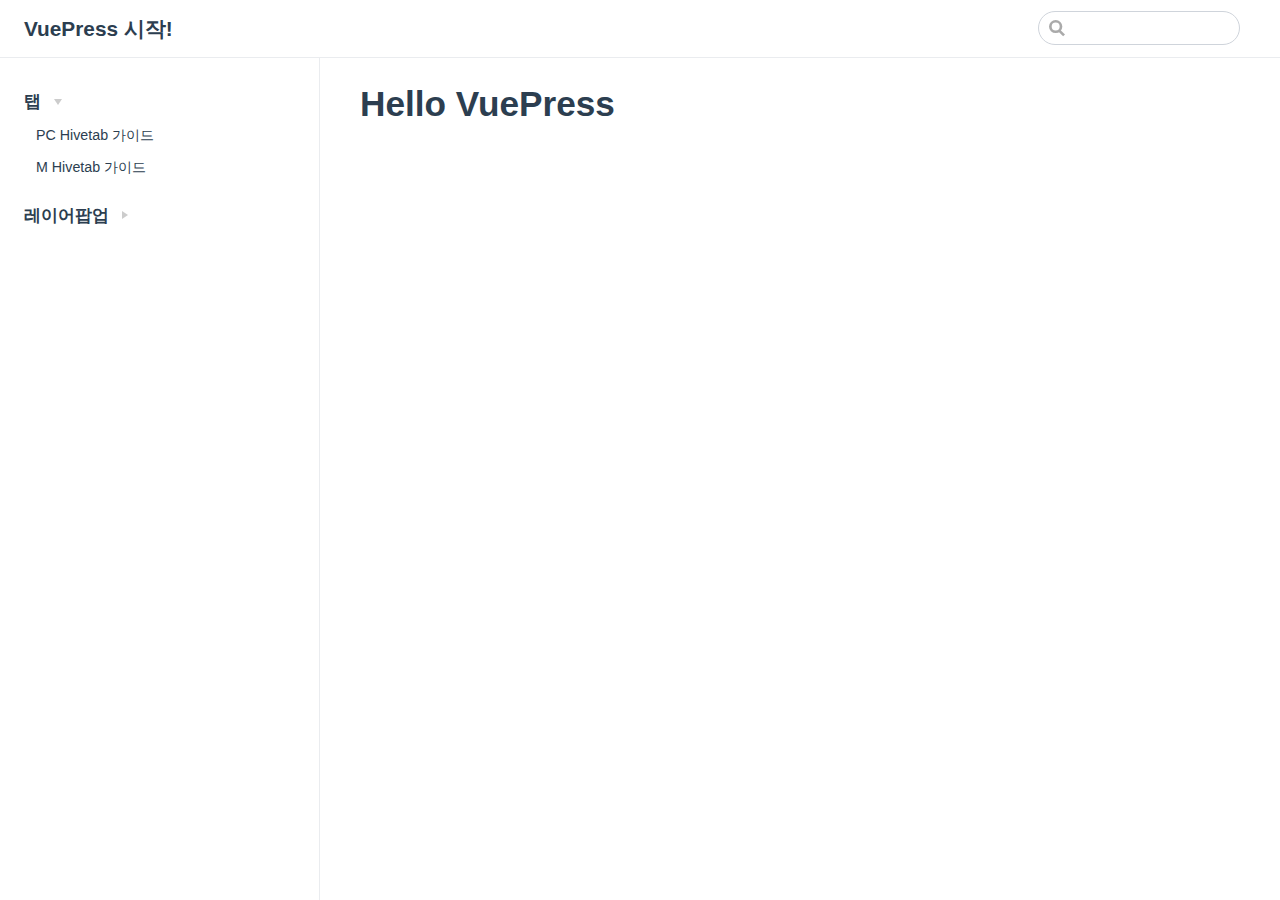
<file: index.html>
<!DOCTYPE html>
<html lang="en-US">
  <head>
    <meta charset="utf-8">
    <meta name="viewport" content="width=device-width,initial-scale=1">
    <title>Hello VuePress | VuePress 시작!</title>
    <meta name="description" content="Hello World">
    <link rel="icon" href="/logo.png">
  <link rel="manifest" href="/manifest.json">
    
    <link rel="preload" href="/assets/css/0.styles.cef34ec0.css" as="style"><link rel="preload" href="/assets/js/app.9c947816.js" as="script"><link rel="preload" href="/assets/js/2.3a120dc6.js" as="script"><link rel="preload" href="/assets/js/6.0860b064.js" as="script"><link rel="prefetch" href="/assets/js/10.7f5af853.js"><link rel="prefetch" href="/assets/js/11.934fb8f4.js"><link rel="prefetch" href="/assets/js/12.13b55deb.js"><link rel="prefetch" href="/assets/js/13.2c950e81.js"><link rel="prefetch" href="/assets/js/14.a6c77317.js"><link rel="prefetch" href="/assets/js/15.97f7cdb0.js"><link rel="prefetch" href="/assets/js/16.90e3beb2.js"><link rel="prefetch" href="/assets/js/17.04fb53ea.js"><link rel="prefetch" href="/assets/js/18.b21671e8.js"><link rel="prefetch" href="/assets/js/19.6a73c842.js"><link rel="prefetch" href="/assets/js/3.47f93baa.js"><link rel="prefetch" href="/assets/js/4.bf6a7e9e.js"><link rel="prefetch" href="/assets/js/5.c195b4c1.js"><link rel="prefetch" href="/assets/js/7.a1afd840.js"><link rel="prefetch" href="/assets/js/8.d07837b8.js"><link rel="prefetch" href="/assets/js/9.7c7933c9.js">
    <link rel="stylesheet" href="/assets/css/0.styles.cef34ec0.css">
  </head>
  <body>
    <div id="app" data-server-rendered="true"><div class="theme-container"><header class="navbar"><div class="sidebar-button"><svg xmlns="http://www.w3.org/2000/svg" aria-hidden="true" role="img" viewBox="0 0 448 512" class="icon"><path fill="currentColor" d="M436 124H12c-6.627 0-12-5.373-12-12V80c0-6.627 5.373-12 12-12h424c6.627 0 12 5.373 12 12v32c0 6.627-5.373 12-12 12zm0 160H12c-6.627 0-12-5.373-12-12v-32c0-6.627 5.373-12 12-12h424c6.627 0 12 5.373 12 12v32c0 6.627-5.373 12-12 12zm0 160H12c-6.627 0-12-5.373-12-12v-32c0-6.627 5.373-12 12-12h424c6.627 0 12 5.373 12 12v32c0 6.627-5.373 12-12 12z"></path></svg></div> <a href="/" class="home-link router-link-exact-active router-link-active"><!----> <span class="site-name">VuePress 시작!</span></a> <div class="links"><div class="search-box"><input aria-label="Search" autocomplete="off" spellcheck="false" value=""> <!----></div> <!----></div></header> <div class="sidebar-mask"></div> <aside class="sidebar"><!---->  <ul class="sidebar-links"><li><section class="sidebar-group collapsable depth-0"><p class="sidebar-heading open"><span>탭</span> <span class="arrow down"></span></p> <ul class="sidebar-links sidebar-group-items"><li><a href="/tab/guide01.html" class="sidebar-link">PC Hivetab 가이드</a></li><li><a href="/tab/guide02.html" class="sidebar-link">M Hivetab 가이드</a></li></ul></section></li><li><section class="sidebar-group collapsable depth-0"><p class="sidebar-heading"><span>레이어팝업</span> <span class="arrow right"></span></p> <!----></section></li></ul> </aside> <main class="page"> <div class="content default"><h1 id="hello-vuepress"><a href="#hello-vuepress" aria-hidden="true" class="header-anchor">#</a> Hello VuePress</h1></div> <footer class="page-edit"><!----> <!----></footer> <!----> </main></div><div class="global-ui"><!----></div></div>
    <script src="/assets/js/app.9c947816.js" defer></script><script src="/assets/js/2.3a120dc6.js" defer></script><script src="/assets/js/6.0860b064.js" defer></script>
  </body>
</html>
</file>
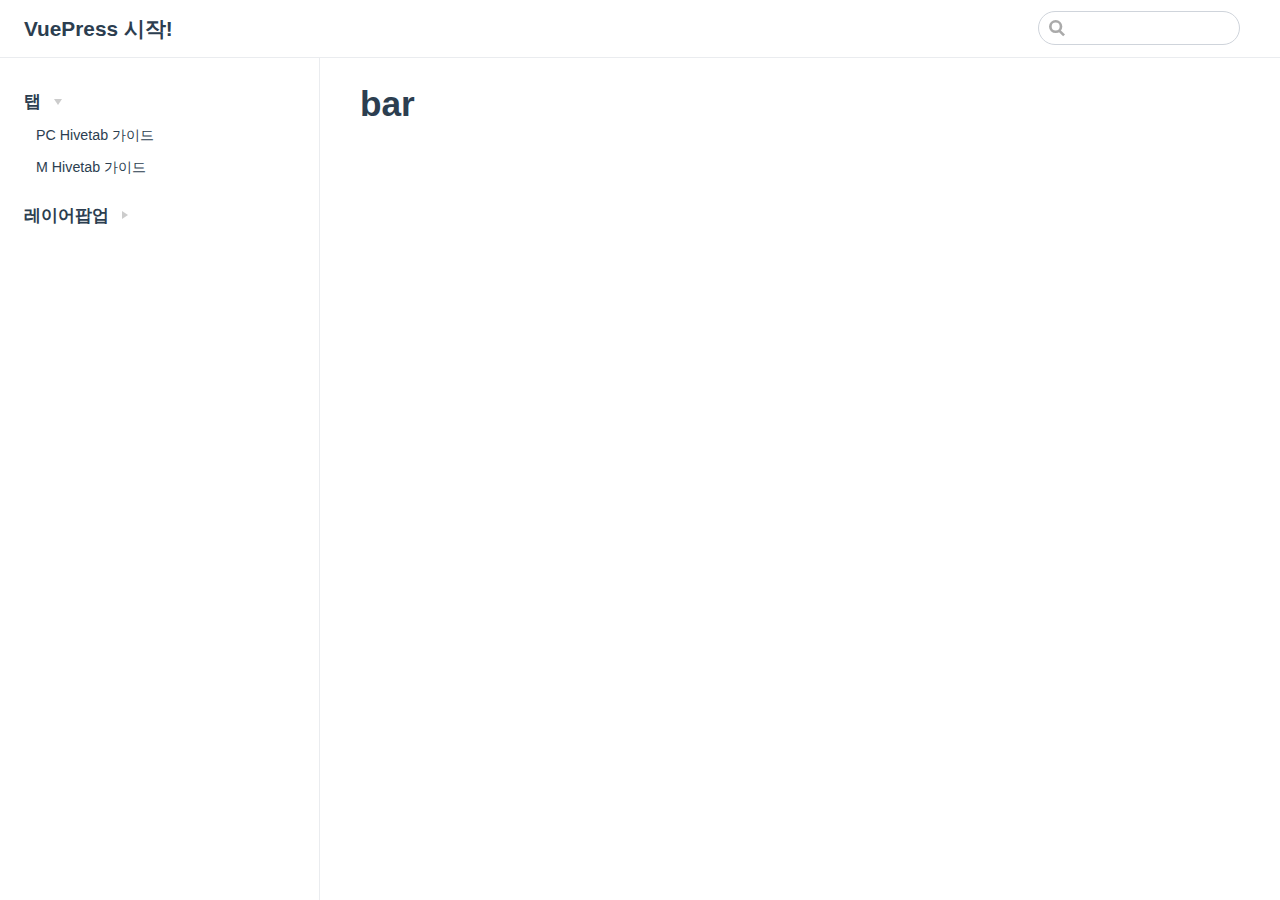
<file: bar/index.html>
<!DOCTYPE html>
<html lang="en-US">
  <head>
    <meta charset="utf-8">
    <meta name="viewport" content="width=device-width,initial-scale=1">
    <title>bar | VuePress 시작!</title>
    <meta name="description" content="Hello World">
    <link rel="icon" href="/logo.png">
  <link rel="manifest" href="/manifest.json">
    
    <link rel="preload" href="/assets/css/0.styles.cef34ec0.css" as="style"><link rel="preload" href="/assets/js/app.9c947816.js" as="script"><link rel="preload" href="/assets/js/2.3a120dc6.js" as="script"><link rel="preload" href="/assets/js/8.d07837b8.js" as="script"><link rel="prefetch" href="/assets/js/10.7f5af853.js"><link rel="prefetch" href="/assets/js/11.934fb8f4.js"><link rel="prefetch" href="/assets/js/12.13b55deb.js"><link rel="prefetch" href="/assets/js/13.2c950e81.js"><link rel="prefetch" href="/assets/js/14.a6c77317.js"><link rel="prefetch" href="/assets/js/15.97f7cdb0.js"><link rel="prefetch" href="/assets/js/16.90e3beb2.js"><link rel="prefetch" href="/assets/js/17.04fb53ea.js"><link rel="prefetch" href="/assets/js/18.b21671e8.js"><link rel="prefetch" href="/assets/js/19.6a73c842.js"><link rel="prefetch" href="/assets/js/3.47f93baa.js"><link rel="prefetch" href="/assets/js/4.bf6a7e9e.js"><link rel="prefetch" href="/assets/js/5.c195b4c1.js"><link rel="prefetch" href="/assets/js/6.0860b064.js"><link rel="prefetch" href="/assets/js/7.a1afd840.js"><link rel="prefetch" href="/assets/js/9.7c7933c9.js">
    <link rel="stylesheet" href="/assets/css/0.styles.cef34ec0.css">
  </head>
  <body>
    <div id="app" data-server-rendered="true"><div class="theme-container"><header class="navbar"><div class="sidebar-button"><svg xmlns="http://www.w3.org/2000/svg" aria-hidden="true" role="img" viewBox="0 0 448 512" class="icon"><path fill="currentColor" d="M436 124H12c-6.627 0-12-5.373-12-12V80c0-6.627 5.373-12 12-12h424c6.627 0 12 5.373 12 12v32c0 6.627-5.373 12-12 12zm0 160H12c-6.627 0-12-5.373-12-12v-32c0-6.627 5.373-12 12-12h424c6.627 0 12 5.373 12 12v32c0 6.627-5.373 12-12 12zm0 160H12c-6.627 0-12-5.373-12-12v-32c0-6.627 5.373-12 12-12h424c6.627 0 12 5.373 12 12v32c0 6.627-5.373 12-12 12z"></path></svg></div> <a href="/" class="home-link router-link-active"><!----> <span class="site-name">VuePress 시작!</span></a> <div class="links"><div class="search-box"><input aria-label="Search" autocomplete="off" spellcheck="false" value=""> <!----></div> <!----></div></header> <div class="sidebar-mask"></div> <aside class="sidebar"><!---->  <ul class="sidebar-links"><li><section class="sidebar-group collapsable depth-0"><p class="sidebar-heading open"><span>탭</span> <span class="arrow down"></span></p> <ul class="sidebar-links sidebar-group-items"><li><a href="/tab/guide01.html" class="sidebar-link">PC Hivetab 가이드</a></li><li><a href="/tab/guide02.html" class="sidebar-link">M Hivetab 가이드</a></li></ul></section></li><li><section class="sidebar-group collapsable depth-0"><p class="sidebar-heading"><span>레이어팝업</span> <span class="arrow right"></span></p> <!----></section></li></ul> </aside> <main class="page"> <div class="content default"><h1 id="bar"><a href="#bar" aria-hidden="true" class="header-anchor">#</a> bar</h1></div> <footer class="page-edit"><!----> <!----></footer> <!----> </main></div><div class="global-ui"><!----></div></div>
    <script src="/assets/js/app.9c947816.js" defer></script><script src="/assets/js/2.3a120dc6.js" defer></script><script src="/assets/js/8.d07837b8.js" defer></script>
  </body>
</html>
</file>
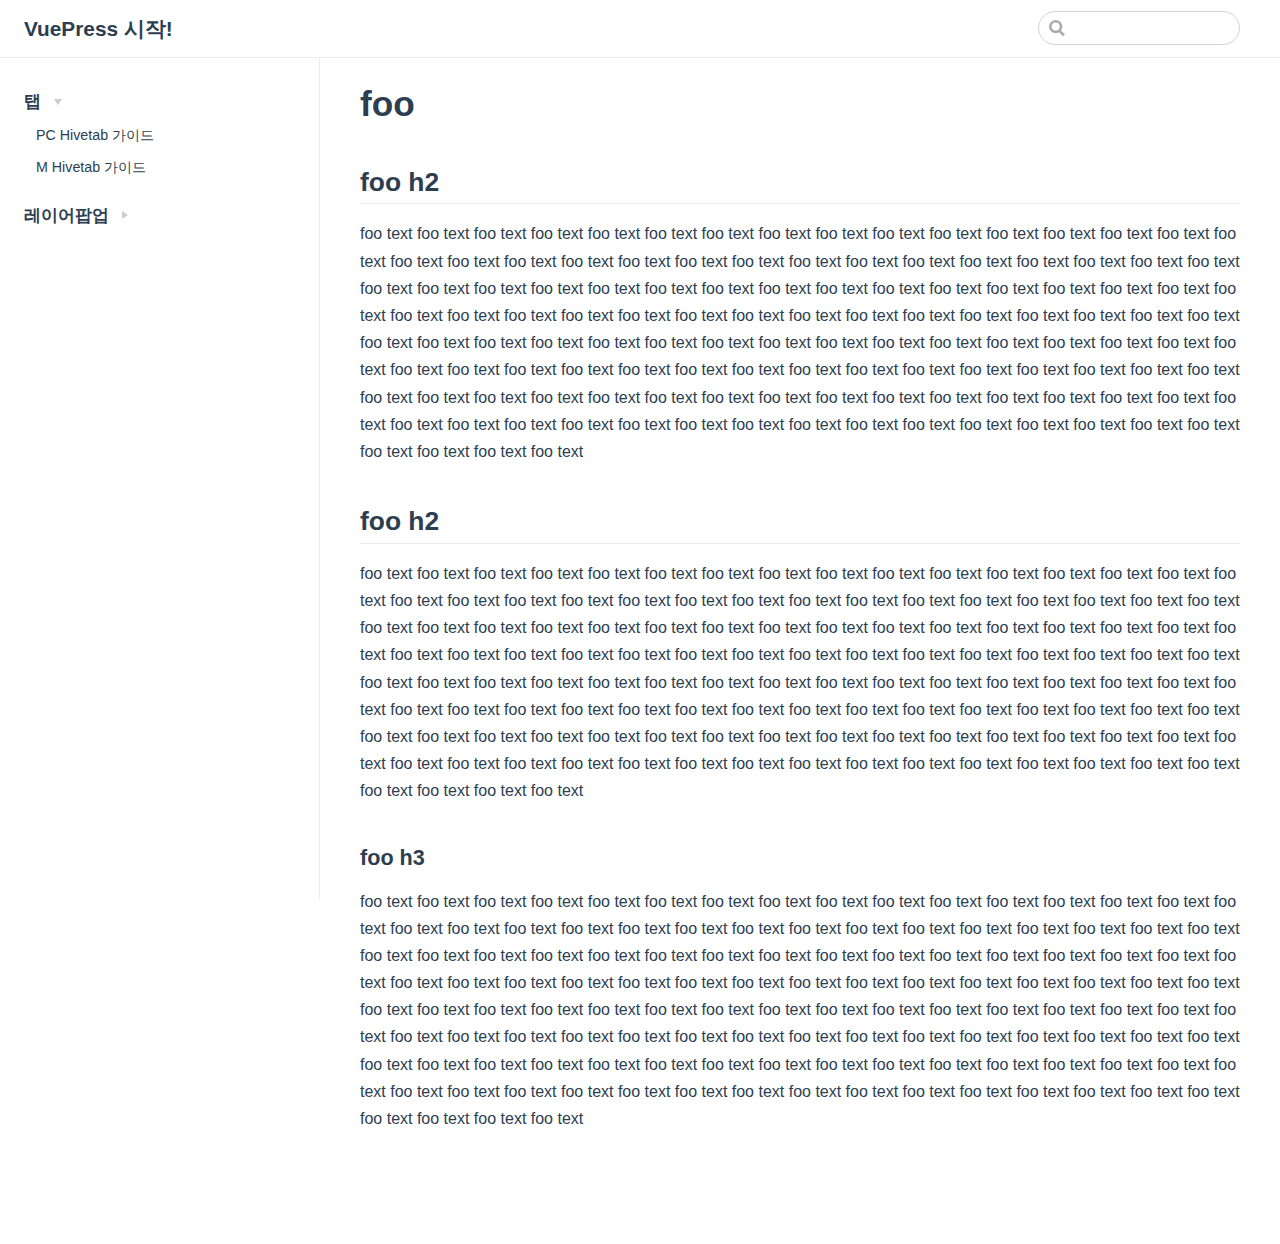
<file: foo/index.html>
<!DOCTYPE html>
<html lang="en-US">
  <head>
    <meta charset="utf-8">
    <meta name="viewport" content="width=device-width,initial-scale=1">
    <title>foo | VuePress 시작!</title>
    <meta name="description" content="Hello World">
    <link rel="icon" href="/logo.png">
  <link rel="manifest" href="/manifest.json">
    
    <link rel="preload" href="/assets/css/0.styles.cef34ec0.css" as="style"><link rel="preload" href="/assets/js/app.9c947816.js" as="script"><link rel="preload" href="/assets/js/2.3a120dc6.js" as="script"><link rel="preload" href="/assets/js/12.13b55deb.js" as="script"><link rel="prefetch" href="/assets/js/10.7f5af853.js"><link rel="prefetch" href="/assets/js/11.934fb8f4.js"><link rel="prefetch" href="/assets/js/13.2c950e81.js"><link rel="prefetch" href="/assets/js/14.a6c77317.js"><link rel="prefetch" href="/assets/js/15.97f7cdb0.js"><link rel="prefetch" href="/assets/js/16.90e3beb2.js"><link rel="prefetch" href="/assets/js/17.04fb53ea.js"><link rel="prefetch" href="/assets/js/18.b21671e8.js"><link rel="prefetch" href="/assets/js/19.6a73c842.js"><link rel="prefetch" href="/assets/js/3.47f93baa.js"><link rel="prefetch" href="/assets/js/4.bf6a7e9e.js"><link rel="prefetch" href="/assets/js/5.c195b4c1.js"><link rel="prefetch" href="/assets/js/6.0860b064.js"><link rel="prefetch" href="/assets/js/7.a1afd840.js"><link rel="prefetch" href="/assets/js/8.d07837b8.js"><link rel="prefetch" href="/assets/js/9.7c7933c9.js">
    <link rel="stylesheet" href="/assets/css/0.styles.cef34ec0.css">
  </head>
  <body>
    <div id="app" data-server-rendered="true"><div class="theme-container"><header class="navbar"><div class="sidebar-button"><svg xmlns="http://www.w3.org/2000/svg" aria-hidden="true" role="img" viewBox="0 0 448 512" class="icon"><path fill="currentColor" d="M436 124H12c-6.627 0-12-5.373-12-12V80c0-6.627 5.373-12 12-12h424c6.627 0 12 5.373 12 12v32c0 6.627-5.373 12-12 12zm0 160H12c-6.627 0-12-5.373-12-12v-32c0-6.627 5.373-12 12-12h424c6.627 0 12 5.373 12 12v32c0 6.627-5.373 12-12 12zm0 160H12c-6.627 0-12-5.373-12-12v-32c0-6.627 5.373-12 12-12h424c6.627 0 12 5.373 12 12v32c0 6.627-5.373 12-12 12z"></path></svg></div> <a href="/" class="home-link router-link-active"><!----> <span class="site-name">VuePress 시작!</span></a> <div class="links"><div class="search-box"><input aria-label="Search" autocomplete="off" spellcheck="false" value=""> <!----></div> <!----></div></header> <div class="sidebar-mask"></div> <aside class="sidebar"><!---->  <ul class="sidebar-links"><li><section class="sidebar-group collapsable depth-0"><p class="sidebar-heading open"><span>탭</span> <span class="arrow down"></span></p> <ul class="sidebar-links sidebar-group-items"><li><a href="/tab/guide01.html" class="sidebar-link">PC Hivetab 가이드</a></li><li><a href="/tab/guide02.html" class="sidebar-link">M Hivetab 가이드</a></li></ul></section></li><li><section class="sidebar-group collapsable depth-0"><p class="sidebar-heading"><span>레이어팝업</span> <span class="arrow right"></span></p> <!----></section></li></ul> </aside> <main class="page"> <div class="content default"><h1 id="foo"><a href="#foo" aria-hidden="true" class="header-anchor">#</a> foo</h1> <h2 id="foo-h2"><a href="#foo-h2" aria-hidden="true" class="header-anchor">#</a> foo h2</h2> <p>foo text foo text foo text foo text foo text foo text foo text foo text foo text foo text foo text foo text foo text foo text foo text foo text foo text foo text foo text foo text foo text foo text foo text foo text foo text foo text foo text foo text foo text foo text foo text foo text foo text foo text foo text foo text foo text foo text foo text foo text foo text foo text foo text foo text foo text foo text foo text foo text foo text foo text foo text foo text foo text foo text foo text foo text foo text foo text foo text foo text foo text foo text foo text foo text foo text foo text foo text foo text foo text foo text foo text foo text foo text foo text foo text foo text foo text foo text foo text foo text foo text foo text foo text foo text foo text foo text foo text foo text foo text foo text foo text foo text foo text foo text foo text foo text foo text foo text foo text foo text foo text foo text foo text foo text foo text foo text foo text foo text foo text foo text foo text foo text foo text foo text foo text foo text foo text foo text foo text foo text foo text foo text foo text foo text foo text foo text foo text foo text</p> <h2 id="foo-h2-2"><a href="#foo-h2-2" aria-hidden="true" class="header-anchor">#</a> foo h2</h2> <p>foo text foo text foo text foo text foo text foo text foo text foo text foo text foo text foo text foo text foo text foo text foo text foo text foo text foo text foo text foo text foo text foo text foo text foo text foo text foo text foo text foo text foo text foo text foo text foo text foo text foo text foo text foo text foo text foo text foo text foo text foo text foo text foo text foo text foo text foo text foo text foo text foo text foo text foo text foo text foo text foo text foo text foo text foo text foo text foo text foo text foo text foo text foo text foo text foo text foo text foo text foo text foo text foo text foo text foo text foo text foo text foo text foo text foo text foo text foo text foo text foo text foo text foo text foo text foo text foo text foo text foo text foo text foo text foo text foo text foo text foo text foo text foo text foo text foo text foo text foo text foo text foo text foo text foo text foo text foo text foo text foo text foo text foo text foo text foo text foo text foo text foo text foo text foo text foo text foo text foo text foo text foo text foo text foo text foo text foo text foo text foo text</p> <h3 id="foo-h3"><a href="#foo-h3" aria-hidden="true" class="header-anchor">#</a> foo h3</h3> <p>foo text foo text foo text foo text foo text foo text foo text foo text foo text foo text foo text foo text foo text foo text foo text foo text foo text foo text foo text foo text foo text foo text foo text foo text foo text foo text foo text foo text foo text foo text foo text foo text foo text foo text foo text foo text foo text foo text foo text foo text foo text foo text foo text foo text foo text foo text foo text foo text foo text foo text foo text foo text foo text foo text foo text foo text foo text foo text foo text foo text foo text foo text foo text foo text foo text foo text foo text foo text foo text foo text foo text foo text foo text foo text foo text foo text foo text foo text foo text foo text foo text foo text foo text foo text foo text foo text foo text foo text foo text foo text foo text foo text foo text foo text foo text foo text foo text foo text foo text foo text foo text foo text foo text foo text foo text foo text foo text foo text foo text foo text foo text foo text foo text foo text foo text foo text foo text foo text foo text foo text foo text foo text foo text foo text foo text foo text foo text foo text</p></div> <footer class="page-edit"><!----> <!----></footer> <!----> </main></div><div class="global-ui"><!----></div></div>
    <script src="/assets/js/app.9c947816.js" defer></script><script src="/assets/js/2.3a120dc6.js" defer></script><script src="/assets/js/12.13b55deb.js" defer></script>
  </body>
</html>
</file>
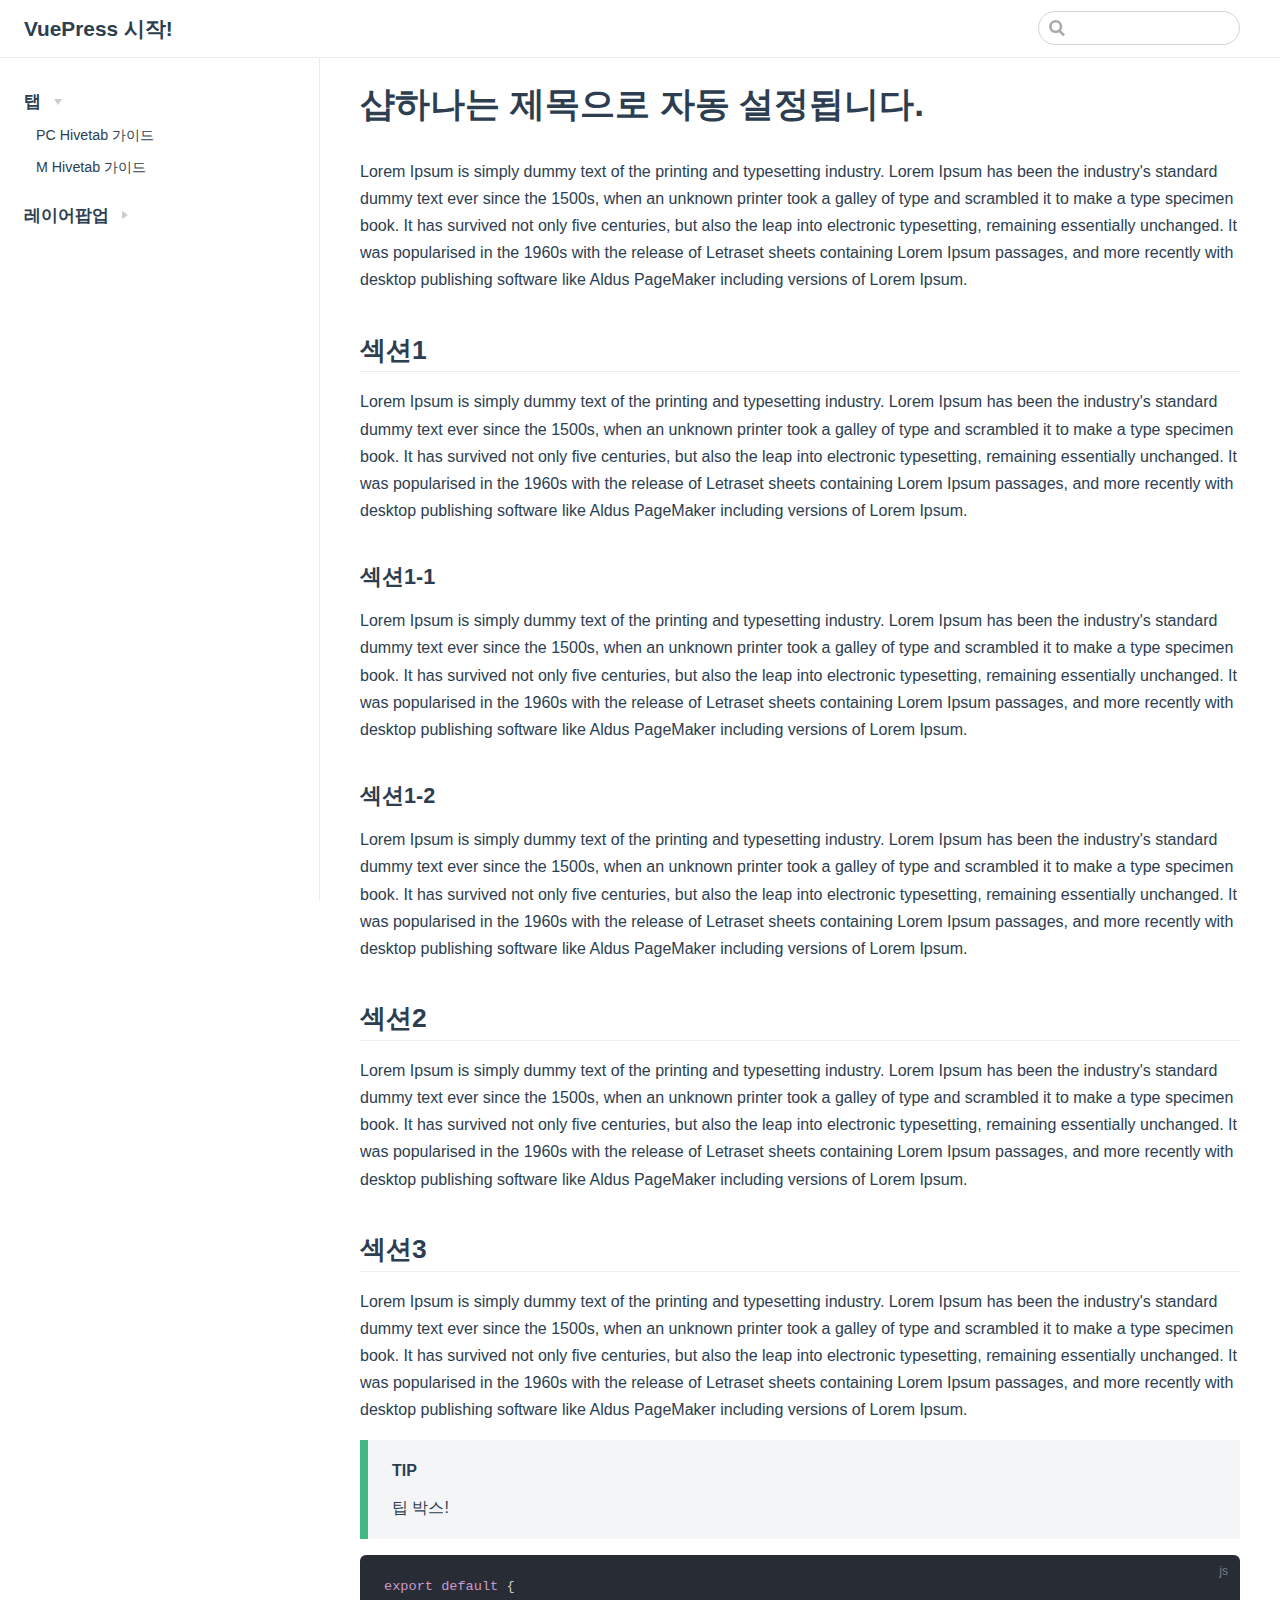
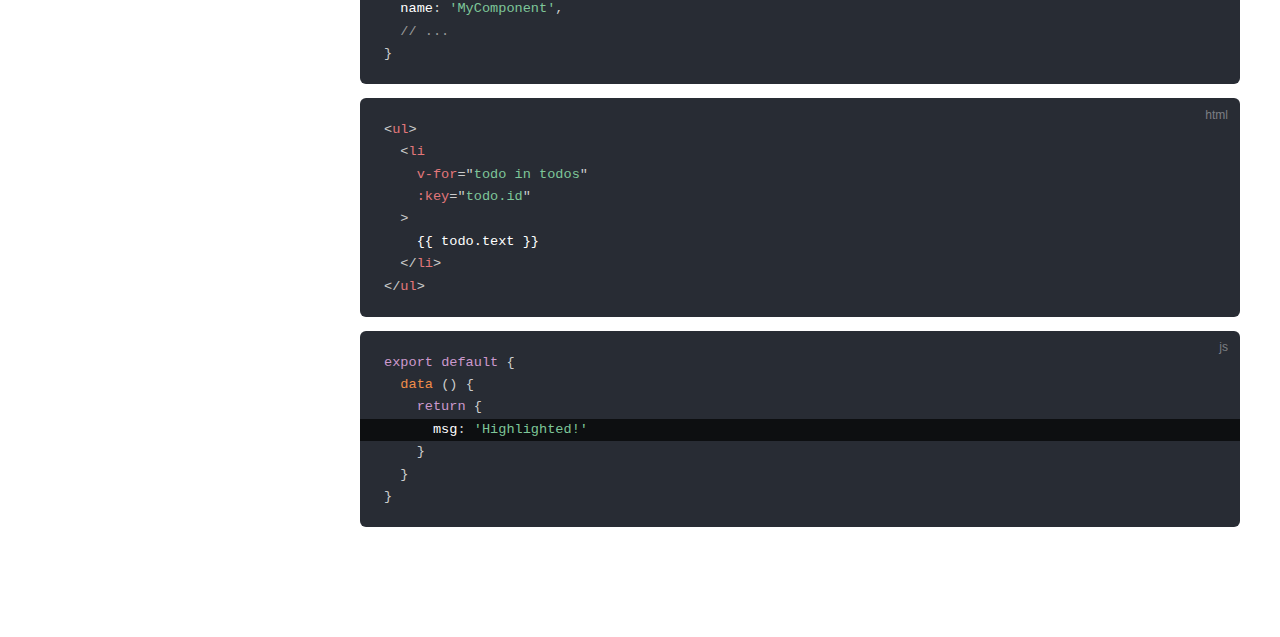
<file: about.html>
<!DOCTYPE html>
<html lang="en-US">
  <head>
    <meta charset="utf-8">
    <meta name="viewport" content="width=device-width,initial-scale=1">
    <title>샵하나는 제목으로 자동 설정됩니다. | VuePress 시작!</title>
    <meta name="description" content="Hello World">
    <link rel="icon" href="/logo.png">
  <link rel="manifest" href="/manifest.json">
    
    <link rel="preload" href="/assets/css/0.styles.cef34ec0.css" as="style"><link rel="preload" href="/assets/js/app.9c947816.js" as="script"><link rel="preload" href="/assets/js/2.3a120dc6.js" as="script"><link rel="preload" href="/assets/js/7.a1afd840.js" as="script"><link rel="prefetch" href="/assets/js/10.7f5af853.js"><link rel="prefetch" href="/assets/js/11.934fb8f4.js"><link rel="prefetch" href="/assets/js/12.13b55deb.js"><link rel="prefetch" href="/assets/js/13.2c950e81.js"><link rel="prefetch" href="/assets/js/14.a6c77317.js"><link rel="prefetch" href="/assets/js/15.97f7cdb0.js"><link rel="prefetch" href="/assets/js/16.90e3beb2.js"><link rel="prefetch" href="/assets/js/17.04fb53ea.js"><link rel="prefetch" href="/assets/js/18.b21671e8.js"><link rel="prefetch" href="/assets/js/19.6a73c842.js"><link rel="prefetch" href="/assets/js/3.47f93baa.js"><link rel="prefetch" href="/assets/js/4.bf6a7e9e.js"><link rel="prefetch" href="/assets/js/5.c195b4c1.js"><link rel="prefetch" href="/assets/js/6.0860b064.js"><link rel="prefetch" href="/assets/js/8.d07837b8.js"><link rel="prefetch" href="/assets/js/9.7c7933c9.js">
    <link rel="stylesheet" href="/assets/css/0.styles.cef34ec0.css">
  </head>
  <body>
    <div id="app" data-server-rendered="true"><div class="theme-container"><header class="navbar"><div class="sidebar-button"><svg xmlns="http://www.w3.org/2000/svg" aria-hidden="true" role="img" viewBox="0 0 448 512" class="icon"><path fill="currentColor" d="M436 124H12c-6.627 0-12-5.373-12-12V80c0-6.627 5.373-12 12-12h424c6.627 0 12 5.373 12 12v32c0 6.627-5.373 12-12 12zm0 160H12c-6.627 0-12-5.373-12-12v-32c0-6.627 5.373-12 12-12h424c6.627 0 12 5.373 12 12v32c0 6.627-5.373 12-12 12zm0 160H12c-6.627 0-12-5.373-12-12v-32c0-6.627 5.373-12 12-12h424c6.627 0 12 5.373 12 12v32c0 6.627-5.373 12-12 12z"></path></svg></div> <a href="/" class="home-link router-link-active"><!----> <span class="site-name">VuePress 시작!</span></a> <div class="links"><div class="search-box"><input aria-label="Search" autocomplete="off" spellcheck="false" value=""> <!----></div> <!----></div></header> <div class="sidebar-mask"></div> <aside class="sidebar"><!---->  <ul class="sidebar-links"><li><section class="sidebar-group collapsable depth-0"><p class="sidebar-heading open"><span>탭</span> <span class="arrow down"></span></p> <ul class="sidebar-links sidebar-group-items"><li><a href="/tab/guide01.html" class="sidebar-link">PC Hivetab 가이드</a></li><li><a href="/tab/guide02.html" class="sidebar-link">M Hivetab 가이드</a></li></ul></section></li><li><section class="sidebar-group collapsable depth-0"><p class="sidebar-heading"><span>레이어팝업</span> <span class="arrow right"></span></p> <!----></section></li></ul> </aside> <main class="page"> <div class="content default"><h1 id="샵하나는-제목으로-자동-설정됩니다"><a href="#샵하나는-제목으로-자동-설정됩니다" aria-hidden="true" class="header-anchor">#</a> 샵하나는 제목으로 자동 설정됩니다.</h1> <p>Lorem Ipsum is simply dummy text of the printing and typesetting industry. Lorem Ipsum has been the industry's standard dummy text ever since the 1500s, when an unknown printer took a galley of type and scrambled it to make a type specimen book. It has survived not only five centuries, but also the leap into electronic typesetting, remaining essentially unchanged. It was popularised in the 1960s with the release of Letraset sheets containing Lorem Ipsum passages, and more recently with desktop publishing software like Aldus PageMaker including versions of Lorem Ipsum.</p> <h2 id="섹션1"><a href="#섹션1" aria-hidden="true" class="header-anchor">#</a> 섹션1</h2> <p>Lorem Ipsum is simply dummy text of the printing and typesetting industry. Lorem Ipsum has been the industry's standard dummy text ever since the 1500s, when an unknown printer took a galley of type and scrambled it to make a type specimen book. It has survived not only five centuries, but also the leap into electronic typesetting, remaining essentially unchanged. It was popularised in the 1960s with the release of Letraset sheets containing Lorem Ipsum passages, and more recently with desktop publishing software like Aldus PageMaker including versions of Lorem Ipsum.</p> <h3 id="섹션1-1"><a href="#섹션1-1" aria-hidden="true" class="header-anchor">#</a> 섹션1-1</h3> <p>Lorem Ipsum is simply dummy text of the printing and typesetting industry. Lorem Ipsum has been the industry's standard dummy text ever since the 1500s, when an unknown printer took a galley of type and scrambled it to make a type specimen book. It has survived not only five centuries, but also the leap into electronic typesetting, remaining essentially unchanged. It was popularised in the 1960s with the release of Letraset sheets containing Lorem Ipsum passages, and more recently with desktop publishing software like Aldus PageMaker including versions of Lorem Ipsum.</p> <h3 id="섹션1-2"><a href="#섹션1-2" aria-hidden="true" class="header-anchor">#</a> 섹션1-2</h3> <p>Lorem Ipsum is simply dummy text of the printing and typesetting industry. Lorem Ipsum has been the industry's standard dummy text ever since the 1500s, when an unknown printer took a galley of type and scrambled it to make a type specimen book. It has survived not only five centuries, but also the leap into electronic typesetting, remaining essentially unchanged. It was popularised in the 1960s with the release of Letraset sheets containing Lorem Ipsum passages, and more recently with desktop publishing software like Aldus PageMaker including versions of Lorem Ipsum.</p> <h2 id="섹션2"><a href="#섹션2" aria-hidden="true" class="header-anchor">#</a> 섹션2</h2> <p>Lorem Ipsum is simply dummy text of the printing and typesetting industry. Lorem Ipsum has been the industry's standard dummy text ever since the 1500s, when an unknown printer took a galley of type and scrambled it to make a type specimen book. It has survived not only five centuries, but also the leap into electronic typesetting, remaining essentially unchanged. It was popularised in the 1960s with the release of Letraset sheets containing Lorem Ipsum passages, and more recently with desktop publishing software like Aldus PageMaker including versions of Lorem Ipsum.</p> <h2 id="섹션3"><a href="#섹션3" aria-hidden="true" class="header-anchor">#</a> 섹션3</h2> <p>Lorem Ipsum is simply dummy text of the printing and typesetting industry. Lorem Ipsum has been the industry's standard dummy text ever since the 1500s, when an unknown printer took a galley of type and scrambled it to make a type specimen book. It has survived not only five centuries, but also the leap into electronic typesetting, remaining essentially unchanged. It was popularised in the 1960s with the release of Letraset sheets containing Lorem Ipsum passages, and more recently with desktop publishing software like Aldus PageMaker including versions of Lorem Ipsum.</p> <div class="tip custom-block"><p class="custom-block-title">TIP</p> <p>팁 박스!</p></div> <div class="language-js extra-class"><pre class="language-js"><code><span class="token keyword">export</span> <span class="token keyword">default</span> <span class="token punctuation">{</span>
  name<span class="token punctuation">:</span> <span class="token string">'MyComponent'</span><span class="token punctuation">,</span>
  <span class="token comment">// ...</span>
<span class="token punctuation">}</span>
</code></pre></div><div class="language-html extra-class"><pre class="language-html"><code><span class="token tag"><span class="token tag"><span class="token punctuation">&lt;</span>ul</span><span class="token punctuation">&gt;</span></span>
  <span class="token tag"><span class="token tag"><span class="token punctuation">&lt;</span>li</span>
    <span class="token attr-name">v-for</span><span class="token attr-value"><span class="token punctuation">=</span><span class="token punctuation">&quot;</span>todo in todos<span class="token punctuation">&quot;</span></span>
    <span class="token attr-name">:key</span><span class="token attr-value"><span class="token punctuation">=</span><span class="token punctuation">&quot;</span>todo.id<span class="token punctuation">&quot;</span></span>
  <span class="token punctuation">&gt;</span></span>
    {{ todo.text }}
  <span class="token tag"><span class="token tag"><span class="token punctuation">&lt;/</span>li</span><span class="token punctuation">&gt;</span></span>
<span class="token tag"><span class="token tag"><span class="token punctuation">&lt;/</span>ul</span><span class="token punctuation">&gt;</span></span>
</code></pre></div><div class="language-js extra-class"><div class="highlight-lines"><br><br><br><div class="highlighted"> </div><br><br><br><br></div><pre class="language-js"><code><span class="token keyword">export</span> <span class="token keyword">default</span> <span class="token punctuation">{</span>
  <span class="token function">data</span> <span class="token punctuation">(</span><span class="token punctuation">)</span> <span class="token punctuation">{</span>
    <span class="token keyword">return</span> <span class="token punctuation">{</span>
      msg<span class="token punctuation">:</span> <span class="token string">'Highlighted!'</span>
    <span class="token punctuation">}</span>
  <span class="token punctuation">}</span>
<span class="token punctuation">}</span>
</code></pre></div></div> <footer class="page-edit"><!----> <!----></footer> <!----> </main></div><div class="global-ui"><!----></div></div>
    <script src="/assets/js/app.9c947816.js" defer></script><script src="/assets/js/2.3a120dc6.js" defer></script><script src="/assets/js/7.a1afd840.js" defer></script>
  </body>
</html>
</file>
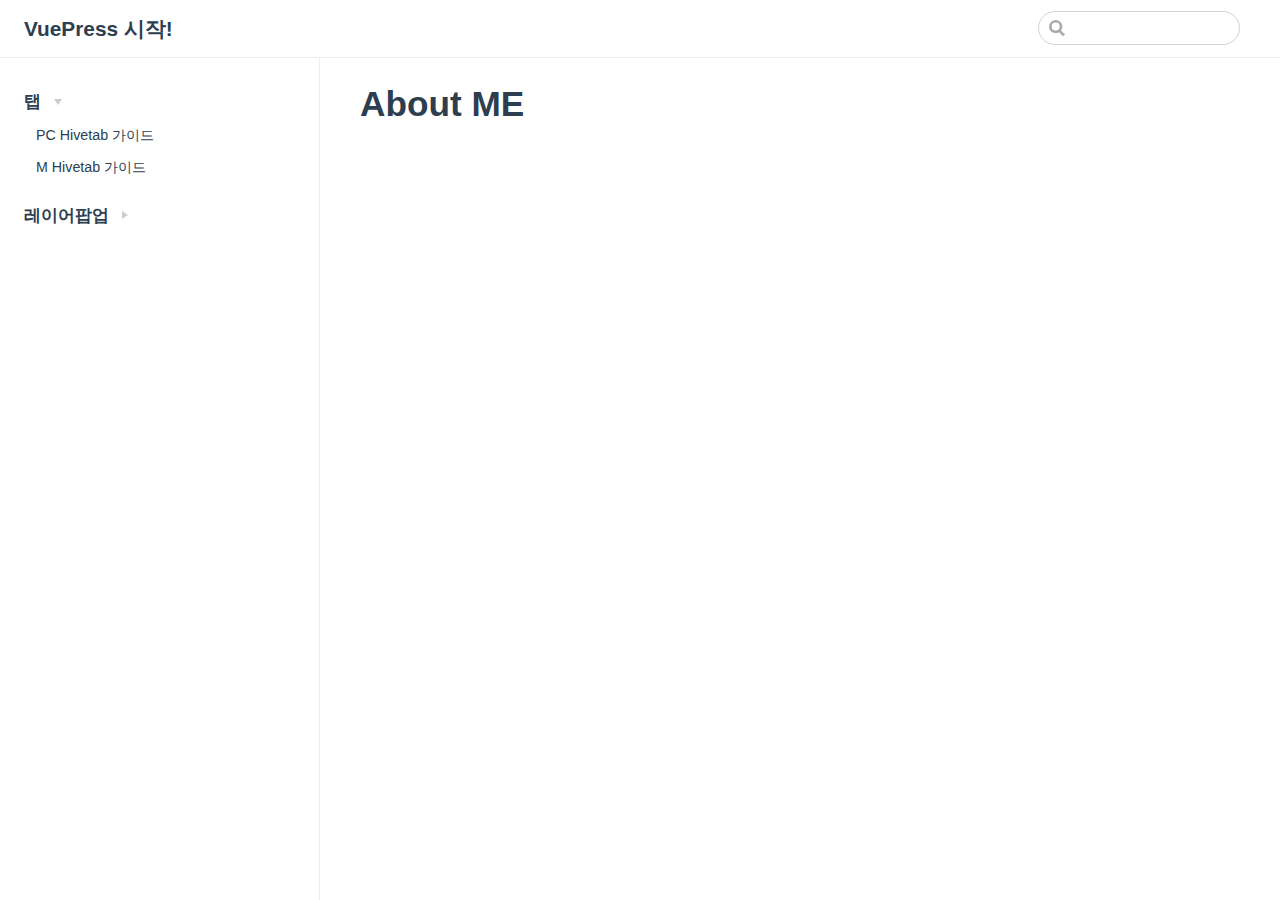
<file: contact.html>
<!DOCTYPE html>
<html lang="en-US">
  <head>
    <meta charset="utf-8">
    <meta name="viewport" content="width=device-width,initial-scale=1">
    <title>About ME | VuePress 시작!</title>
    <meta name="description" content="Hello World">
    <link rel="icon" href="/logo.png">
  <link rel="manifest" href="/manifest.json">
    
    <link rel="preload" href="/assets/css/0.styles.cef34ec0.css" as="style"><link rel="preload" href="/assets/js/app.9c947816.js" as="script"><link rel="preload" href="/assets/js/2.3a120dc6.js" as="script"><link rel="preload" href="/assets/js/11.934fb8f4.js" as="script"><link rel="prefetch" href="/assets/js/10.7f5af853.js"><link rel="prefetch" href="/assets/js/12.13b55deb.js"><link rel="prefetch" href="/assets/js/13.2c950e81.js"><link rel="prefetch" href="/assets/js/14.a6c77317.js"><link rel="prefetch" href="/assets/js/15.97f7cdb0.js"><link rel="prefetch" href="/assets/js/16.90e3beb2.js"><link rel="prefetch" href="/assets/js/17.04fb53ea.js"><link rel="prefetch" href="/assets/js/18.b21671e8.js"><link rel="prefetch" href="/assets/js/19.6a73c842.js"><link rel="prefetch" href="/assets/js/3.47f93baa.js"><link rel="prefetch" href="/assets/js/4.bf6a7e9e.js"><link rel="prefetch" href="/assets/js/5.c195b4c1.js"><link rel="prefetch" href="/assets/js/6.0860b064.js"><link rel="prefetch" href="/assets/js/7.a1afd840.js"><link rel="prefetch" href="/assets/js/8.d07837b8.js"><link rel="prefetch" href="/assets/js/9.7c7933c9.js">
    <link rel="stylesheet" href="/assets/css/0.styles.cef34ec0.css">
  </head>
  <body>
    <div id="app" data-server-rendered="true"><div class="theme-container"><header class="navbar"><div class="sidebar-button"><svg xmlns="http://www.w3.org/2000/svg" aria-hidden="true" role="img" viewBox="0 0 448 512" class="icon"><path fill="currentColor" d="M436 124H12c-6.627 0-12-5.373-12-12V80c0-6.627 5.373-12 12-12h424c6.627 0 12 5.373 12 12v32c0 6.627-5.373 12-12 12zm0 160H12c-6.627 0-12-5.373-12-12v-32c0-6.627 5.373-12 12-12h424c6.627 0 12 5.373 12 12v32c0 6.627-5.373 12-12 12zm0 160H12c-6.627 0-12-5.373-12-12v-32c0-6.627 5.373-12 12-12h424c6.627 0 12 5.373 12 12v32c0 6.627-5.373 12-12 12z"></path></svg></div> <a href="/" class="home-link router-link-active"><!----> <span class="site-name">VuePress 시작!</span></a> <div class="links"><div class="search-box"><input aria-label="Search" autocomplete="off" spellcheck="false" value=""> <!----></div> <!----></div></header> <div class="sidebar-mask"></div> <aside class="sidebar"><!---->  <ul class="sidebar-links"><li><section class="sidebar-group collapsable depth-0"><p class="sidebar-heading open"><span>탭</span> <span class="arrow down"></span></p> <ul class="sidebar-links sidebar-group-items"><li><a href="/tab/guide01.html" class="sidebar-link">PC Hivetab 가이드</a></li><li><a href="/tab/guide02.html" class="sidebar-link">M Hivetab 가이드</a></li></ul></section></li><li><section class="sidebar-group collapsable depth-0"><p class="sidebar-heading"><span>레이어팝업</span> <span class="arrow right"></span></p> <!----></section></li></ul> </aside> <main class="page"> <div class="content default"><h1 id="about-me"><a href="#about-me" aria-hidden="true" class="header-anchor">#</a> About ME</h1></div> <footer class="page-edit"><!----> <!----></footer> <!----> </main></div><div class="global-ui"><!----></div></div>
    <script src="/assets/js/app.9c947816.js" defer></script><script src="/assets/js/2.3a120dc6.js" defer></script><script src="/assets/js/11.934fb8f4.js" defer></script>
  </body>
</html>
</file>
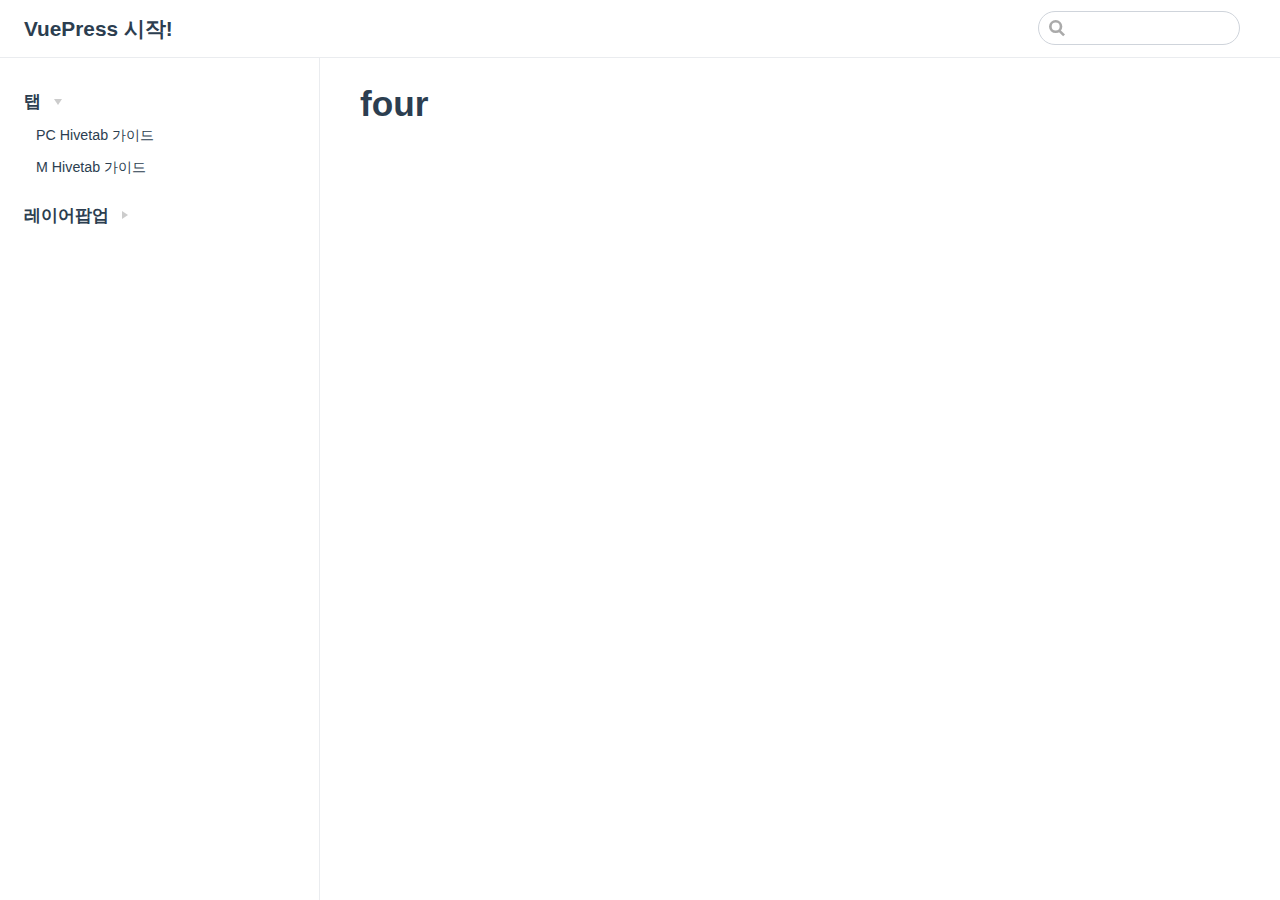
<file: bar/four.html>
<!DOCTYPE html>
<html lang="en-US">
  <head>
    <meta charset="utf-8">
    <meta name="viewport" content="width=device-width,initial-scale=1">
    <title>four | VuePress 시작!</title>
    <meta name="description" content="Hello World">
    <link rel="icon" href="/logo.png">
  <link rel="manifest" href="/manifest.json">
    
    <link rel="preload" href="/assets/css/0.styles.cef34ec0.css" as="style"><link rel="preload" href="/assets/js/app.9c947816.js" as="script"><link rel="preload" href="/assets/js/2.3a120dc6.js" as="script"><link rel="preload" href="/assets/js/9.7c7933c9.js" as="script"><link rel="prefetch" href="/assets/js/10.7f5af853.js"><link rel="prefetch" href="/assets/js/11.934fb8f4.js"><link rel="prefetch" href="/assets/js/12.13b55deb.js"><link rel="prefetch" href="/assets/js/13.2c950e81.js"><link rel="prefetch" href="/assets/js/14.a6c77317.js"><link rel="prefetch" href="/assets/js/15.97f7cdb0.js"><link rel="prefetch" href="/assets/js/16.90e3beb2.js"><link rel="prefetch" href="/assets/js/17.04fb53ea.js"><link rel="prefetch" href="/assets/js/18.b21671e8.js"><link rel="prefetch" href="/assets/js/19.6a73c842.js"><link rel="prefetch" href="/assets/js/3.47f93baa.js"><link rel="prefetch" href="/assets/js/4.bf6a7e9e.js"><link rel="prefetch" href="/assets/js/5.c195b4c1.js"><link rel="prefetch" href="/assets/js/6.0860b064.js"><link rel="prefetch" href="/assets/js/7.a1afd840.js"><link rel="prefetch" href="/assets/js/8.d07837b8.js">
    <link rel="stylesheet" href="/assets/css/0.styles.cef34ec0.css">
  </head>
  <body>
    <div id="app" data-server-rendered="true"><div class="theme-container"><header class="navbar"><div class="sidebar-button"><svg xmlns="http://www.w3.org/2000/svg" aria-hidden="true" role="img" viewBox="0 0 448 512" class="icon"><path fill="currentColor" d="M436 124H12c-6.627 0-12-5.373-12-12V80c0-6.627 5.373-12 12-12h424c6.627 0 12 5.373 12 12v32c0 6.627-5.373 12-12 12zm0 160H12c-6.627 0-12-5.373-12-12v-32c0-6.627 5.373-12 12-12h424c6.627 0 12 5.373 12 12v32c0 6.627-5.373 12-12 12zm0 160H12c-6.627 0-12-5.373-12-12v-32c0-6.627 5.373-12 12-12h424c6.627 0 12 5.373 12 12v32c0 6.627-5.373 12-12 12z"></path></svg></div> <a href="/" class="home-link router-link-active"><!----> <span class="site-name">VuePress 시작!</span></a> <div class="links"><div class="search-box"><input aria-label="Search" autocomplete="off" spellcheck="false" value=""> <!----></div> <!----></div></header> <div class="sidebar-mask"></div> <aside class="sidebar"><!---->  <ul class="sidebar-links"><li><section class="sidebar-group collapsable depth-0"><p class="sidebar-heading open"><span>탭</span> <span class="arrow down"></span></p> <ul class="sidebar-links sidebar-group-items"><li><a href="/tab/guide01.html" class="sidebar-link">PC Hivetab 가이드</a></li><li><a href="/tab/guide02.html" class="sidebar-link">M Hivetab 가이드</a></li></ul></section></li><li><section class="sidebar-group collapsable depth-0"><p class="sidebar-heading"><span>레이어팝업</span> <span class="arrow right"></span></p> <!----></section></li></ul> </aside> <main class="page"> <div class="content default"><h1 id="four"><a href="#four" aria-hidden="true" class="header-anchor">#</a> four</h1></div> <footer class="page-edit"><!----> <!----></footer> <!----> </main></div><div class="global-ui"><!----></div></div>
    <script src="/assets/js/app.9c947816.js" defer></script><script src="/assets/js/2.3a120dc6.js" defer></script><script src="/assets/js/9.7c7933c9.js" defer></script>
  </body>
</html>
</file>
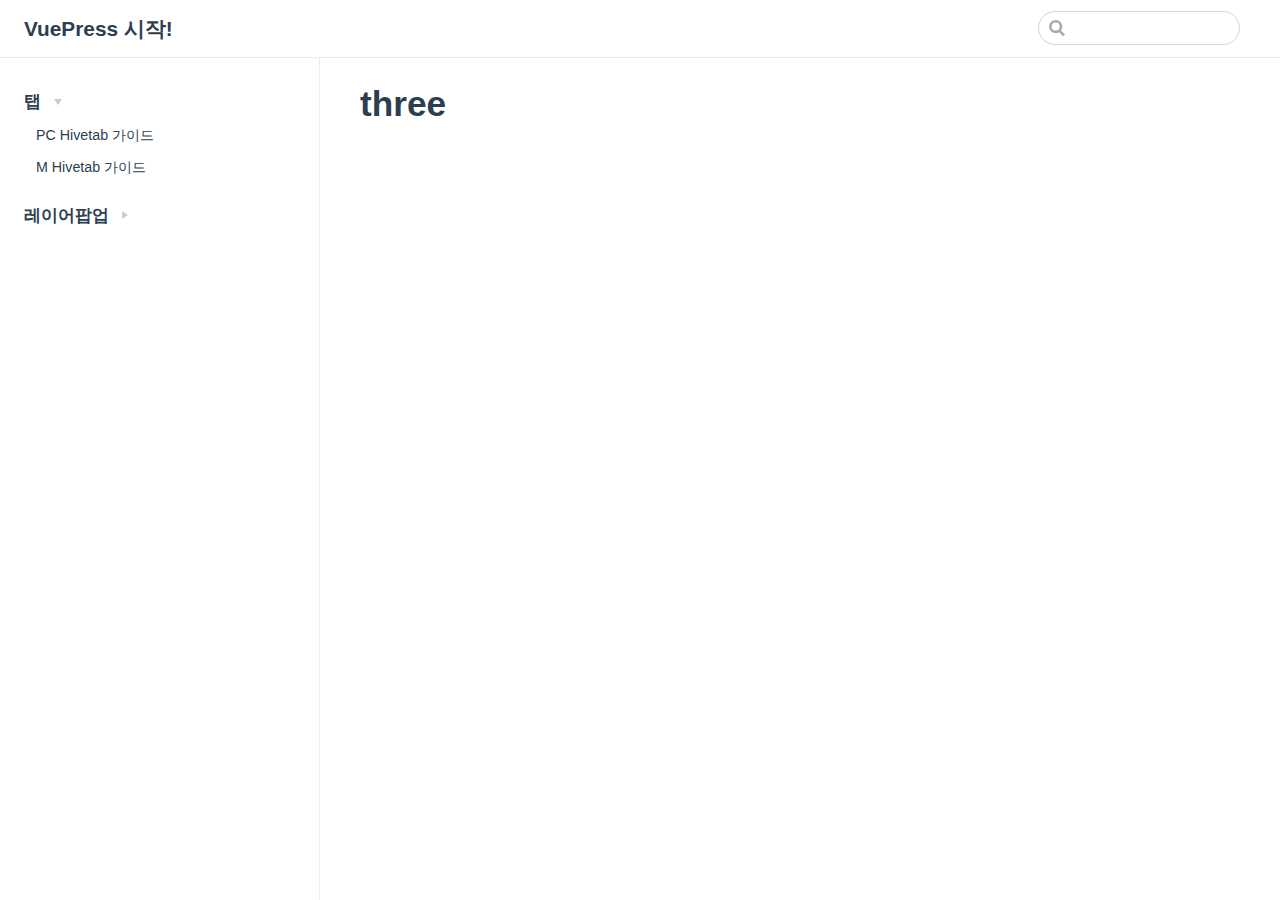
<file: bar/three.html>
<!DOCTYPE html>
<html lang="en-US">
  <head>
    <meta charset="utf-8">
    <meta name="viewport" content="width=device-width,initial-scale=1">
    <title>three | VuePress 시작!</title>
    <meta name="description" content="Hello World">
    <link rel="icon" href="/logo.png">
  <link rel="manifest" href="/manifest.json">
    
    <link rel="preload" href="/assets/css/0.styles.cef34ec0.css" as="style"><link rel="preload" href="/assets/js/app.9c947816.js" as="script"><link rel="preload" href="/assets/js/2.3a120dc6.js" as="script"><link rel="preload" href="/assets/js/10.7f5af853.js" as="script"><link rel="prefetch" href="/assets/js/11.934fb8f4.js"><link rel="prefetch" href="/assets/js/12.13b55deb.js"><link rel="prefetch" href="/assets/js/13.2c950e81.js"><link rel="prefetch" href="/assets/js/14.a6c77317.js"><link rel="prefetch" href="/assets/js/15.97f7cdb0.js"><link rel="prefetch" href="/assets/js/16.90e3beb2.js"><link rel="prefetch" href="/assets/js/17.04fb53ea.js"><link rel="prefetch" href="/assets/js/18.b21671e8.js"><link rel="prefetch" href="/assets/js/19.6a73c842.js"><link rel="prefetch" href="/assets/js/3.47f93baa.js"><link rel="prefetch" href="/assets/js/4.bf6a7e9e.js"><link rel="prefetch" href="/assets/js/5.c195b4c1.js"><link rel="prefetch" href="/assets/js/6.0860b064.js"><link rel="prefetch" href="/assets/js/7.a1afd840.js"><link rel="prefetch" href="/assets/js/8.d07837b8.js"><link rel="prefetch" href="/assets/js/9.7c7933c9.js">
    <link rel="stylesheet" href="/assets/css/0.styles.cef34ec0.css">
  </head>
  <body>
    <div id="app" data-server-rendered="true"><div class="theme-container"><header class="navbar"><div class="sidebar-button"><svg xmlns="http://www.w3.org/2000/svg" aria-hidden="true" role="img" viewBox="0 0 448 512" class="icon"><path fill="currentColor" d="M436 124H12c-6.627 0-12-5.373-12-12V80c0-6.627 5.373-12 12-12h424c6.627 0 12 5.373 12 12v32c0 6.627-5.373 12-12 12zm0 160H12c-6.627 0-12-5.373-12-12v-32c0-6.627 5.373-12 12-12h424c6.627 0 12 5.373 12 12v32c0 6.627-5.373 12-12 12zm0 160H12c-6.627 0-12-5.373-12-12v-32c0-6.627 5.373-12 12-12h424c6.627 0 12 5.373 12 12v32c0 6.627-5.373 12-12 12z"></path></svg></div> <a href="/" class="home-link router-link-active"><!----> <span class="site-name">VuePress 시작!</span></a> <div class="links"><div class="search-box"><input aria-label="Search" autocomplete="off" spellcheck="false" value=""> <!----></div> <!----></div></header> <div class="sidebar-mask"></div> <aside class="sidebar"><!---->  <ul class="sidebar-links"><li><section class="sidebar-group collapsable depth-0"><p class="sidebar-heading open"><span>탭</span> <span class="arrow down"></span></p> <ul class="sidebar-links sidebar-group-items"><li><a href="/tab/guide01.html" class="sidebar-link">PC Hivetab 가이드</a></li><li><a href="/tab/guide02.html" class="sidebar-link">M Hivetab 가이드</a></li></ul></section></li><li><section class="sidebar-group collapsable depth-0"><p class="sidebar-heading"><span>레이어팝업</span> <span class="arrow right"></span></p> <!----></section></li></ul> </aside> <main class="page"> <div class="content default"><h1 id="three"><a href="#three" aria-hidden="true" class="header-anchor">#</a> three</h1></div> <footer class="page-edit"><!----> <!----></footer> <!----> </main></div><div class="global-ui"><!----></div></div>
    <script src="/assets/js/app.9c947816.js" defer></script><script src="/assets/js/2.3a120dc6.js" defer></script><script src="/assets/js/10.7f5af853.js" defer></script>
  </body>
</html>
</file>
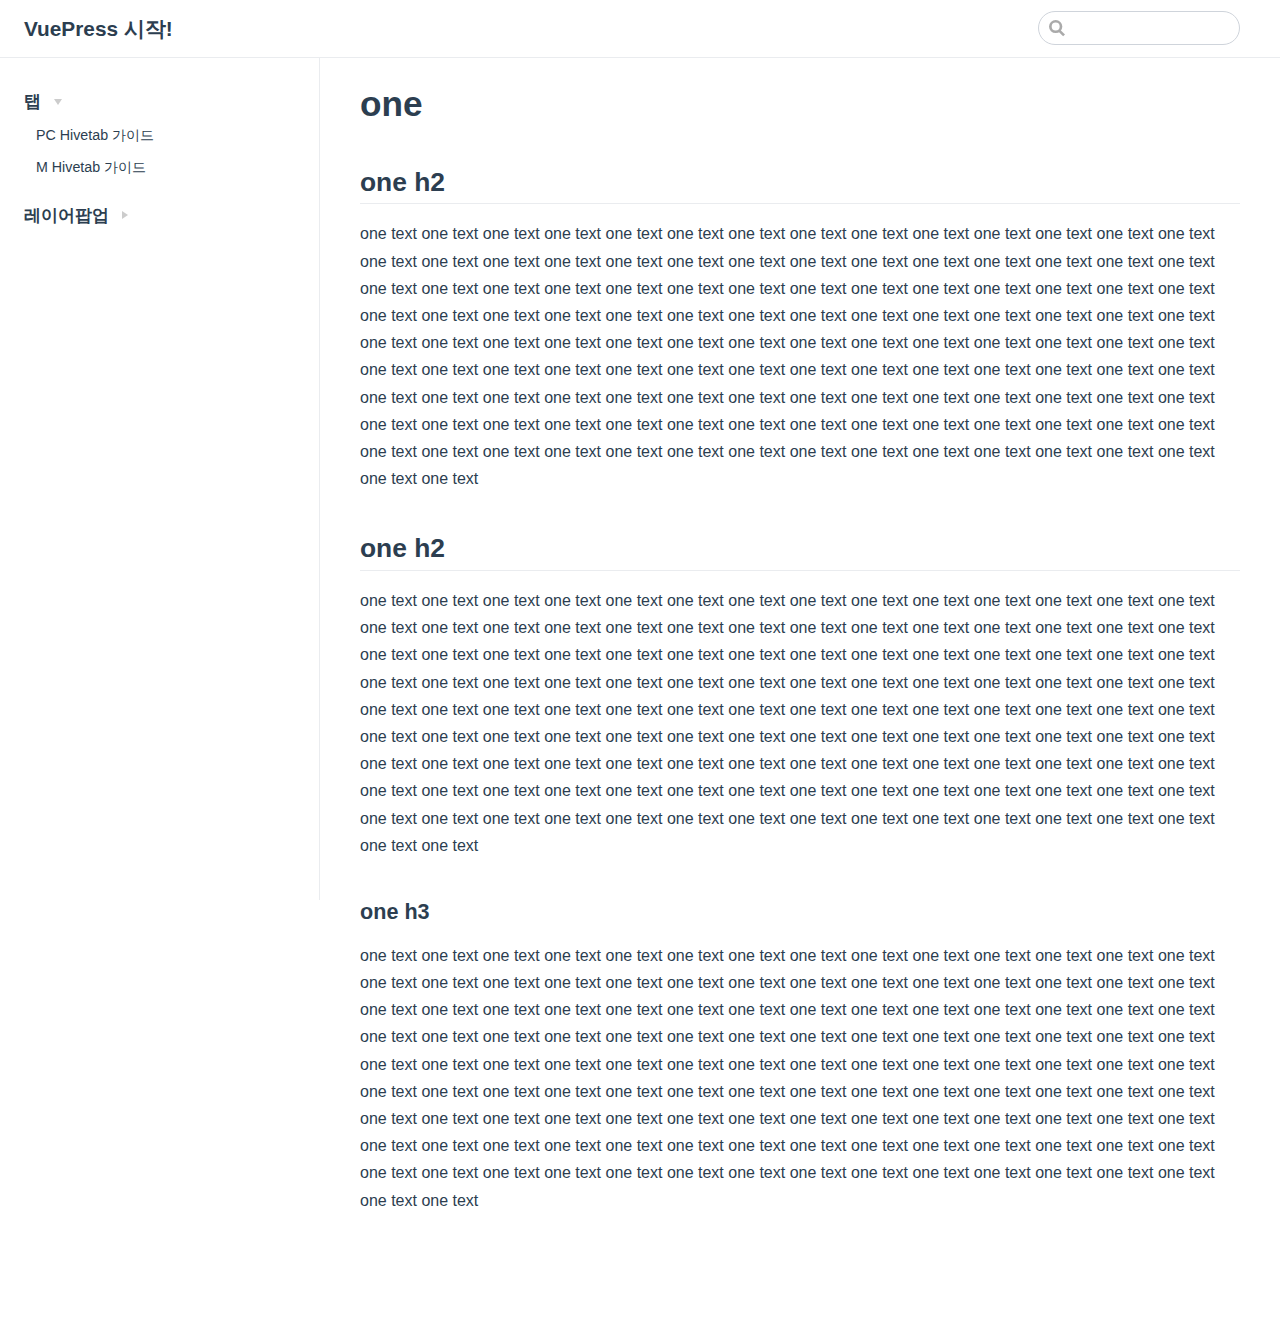
<file: foo/one.html>
<!DOCTYPE html>
<html lang="en-US">
  <head>
    <meta charset="utf-8">
    <meta name="viewport" content="width=device-width,initial-scale=1">
    <title>one | VuePress 시작!</title>
    <meta name="description" content="Hello World">
    <link rel="icon" href="/logo.png">
  <link rel="manifest" href="/manifest.json">
    
    <link rel="preload" href="/assets/css/0.styles.cef34ec0.css" as="style"><link rel="preload" href="/assets/js/app.9c947816.js" as="script"><link rel="preload" href="/assets/js/2.3a120dc6.js" as="script"><link rel="preload" href="/assets/js/13.2c950e81.js" as="script"><link rel="prefetch" href="/assets/js/10.7f5af853.js"><link rel="prefetch" href="/assets/js/11.934fb8f4.js"><link rel="prefetch" href="/assets/js/12.13b55deb.js"><link rel="prefetch" href="/assets/js/14.a6c77317.js"><link rel="prefetch" href="/assets/js/15.97f7cdb0.js"><link rel="prefetch" href="/assets/js/16.90e3beb2.js"><link rel="prefetch" href="/assets/js/17.04fb53ea.js"><link rel="prefetch" href="/assets/js/18.b21671e8.js"><link rel="prefetch" href="/assets/js/19.6a73c842.js"><link rel="prefetch" href="/assets/js/3.47f93baa.js"><link rel="prefetch" href="/assets/js/4.bf6a7e9e.js"><link rel="prefetch" href="/assets/js/5.c195b4c1.js"><link rel="prefetch" href="/assets/js/6.0860b064.js"><link rel="prefetch" href="/assets/js/7.a1afd840.js"><link rel="prefetch" href="/assets/js/8.d07837b8.js"><link rel="prefetch" href="/assets/js/9.7c7933c9.js">
    <link rel="stylesheet" href="/assets/css/0.styles.cef34ec0.css">
  </head>
  <body>
    <div id="app" data-server-rendered="true"><div class="theme-container"><header class="navbar"><div class="sidebar-button"><svg xmlns="http://www.w3.org/2000/svg" aria-hidden="true" role="img" viewBox="0 0 448 512" class="icon"><path fill="currentColor" d="M436 124H12c-6.627 0-12-5.373-12-12V80c0-6.627 5.373-12 12-12h424c6.627 0 12 5.373 12 12v32c0 6.627-5.373 12-12 12zm0 160H12c-6.627 0-12-5.373-12-12v-32c0-6.627 5.373-12 12-12h424c6.627 0 12 5.373 12 12v32c0 6.627-5.373 12-12 12zm0 160H12c-6.627 0-12-5.373-12-12v-32c0-6.627 5.373-12 12-12h424c6.627 0 12 5.373 12 12v32c0 6.627-5.373 12-12 12z"></path></svg></div> <a href="/" class="home-link router-link-active"><!----> <span class="site-name">VuePress 시작!</span></a> <div class="links"><div class="search-box"><input aria-label="Search" autocomplete="off" spellcheck="false" value=""> <!----></div> <!----></div></header> <div class="sidebar-mask"></div> <aside class="sidebar"><!---->  <ul class="sidebar-links"><li><section class="sidebar-group collapsable depth-0"><p class="sidebar-heading open"><span>탭</span> <span class="arrow down"></span></p> <ul class="sidebar-links sidebar-group-items"><li><a href="/tab/guide01.html" class="sidebar-link">PC Hivetab 가이드</a></li><li><a href="/tab/guide02.html" class="sidebar-link">M Hivetab 가이드</a></li></ul></section></li><li><section class="sidebar-group collapsable depth-0"><p class="sidebar-heading"><span>레이어팝업</span> <span class="arrow right"></span></p> <!----></section></li></ul> </aside> <main class="page"> <div class="content default"><h1 id="one"><a href="#one" aria-hidden="true" class="header-anchor">#</a> one</h1> <h2 id="one-h2"><a href="#one-h2" aria-hidden="true" class="header-anchor">#</a> one h2</h2> <p>one text one text one text one text one text one text one text one text one text one text one text one text one text one text one text one text one text one text one text one text one text one text one text one text one text one text one text one text one text one text one text one text one text one text one text one text one text one text one text one text one text one text one text one text one text one text one text one text one text one text one text one text one text one text one text one text one text one text one text one text one text one text one text one text one text one text one text one text one text one text one text one text one text one text one text one text one text one text one text one text one text one text one text one text one text one text one text one text one text one text one text one text one text one text one text one text one text one text one text one text one text one text one text one text one text one text one text one text one text one text one text one text one text one text one text one text one text one text one text one text one text one text one text one text one text one text one text one text</p> <h2 id="one-h2-2"><a href="#one-h2-2" aria-hidden="true" class="header-anchor">#</a> one h2</h2> <p>one text one text one text one text one text one text one text one text one text one text one text one text one text one text one text one text one text one text one text one text one text one text one text one text one text one text one text one text one text one text one text one text one text one text one text one text one text one text one text one text one text one text one text one text one text one text one text one text one text one text one text one text one text one text one text one text one text one text one text one text one text one text one text one text one text one text one text one text one text one text one text one text one text one text one text one text one text one text one text one text one text one text one text one text one text one text one text one text one text one text one text one text one text one text one text one text one text one text one text one text one text one text one text one text one text one text one text one text one text one text one text one text one text one text one text one text one text one text one text one text one text one text one text one text one text one text one text one text</p> <h3 id="one-h3"><a href="#one-h3" aria-hidden="true" class="header-anchor">#</a> one h3</h3> <p>one text one text one text one text one text one text one text one text one text one text one text one text one text one text one text one text one text one text one text one text one text one text one text one text one text one text one text one text one text one text one text one text one text one text one text one text one text one text one text one text one text one text one text one text one text one text one text one text one text one text one text one text one text one text one text one text one text one text one text one text one text one text one text one text one text one text one text one text one text one text one text one text one text one text one text one text one text one text one text one text one text one text one text one text one text one text one text one text one text one text one text one text one text one text one text one text one text one text one text one text one text one text one text one text one text one text one text one text one text one text one text one text one text one text one text one text one text one text one text one text one text one text one text one text one text one text one text one text</p></div> <footer class="page-edit"><!----> <!----></footer> <!----> </main></div><div class="global-ui"><!----></div></div>
    <script src="/assets/js/app.9c947816.js" defer></script><script src="/assets/js/2.3a120dc6.js" defer></script><script src="/assets/js/13.2c950e81.js" defer></script>
  </body>
</html>
</file>
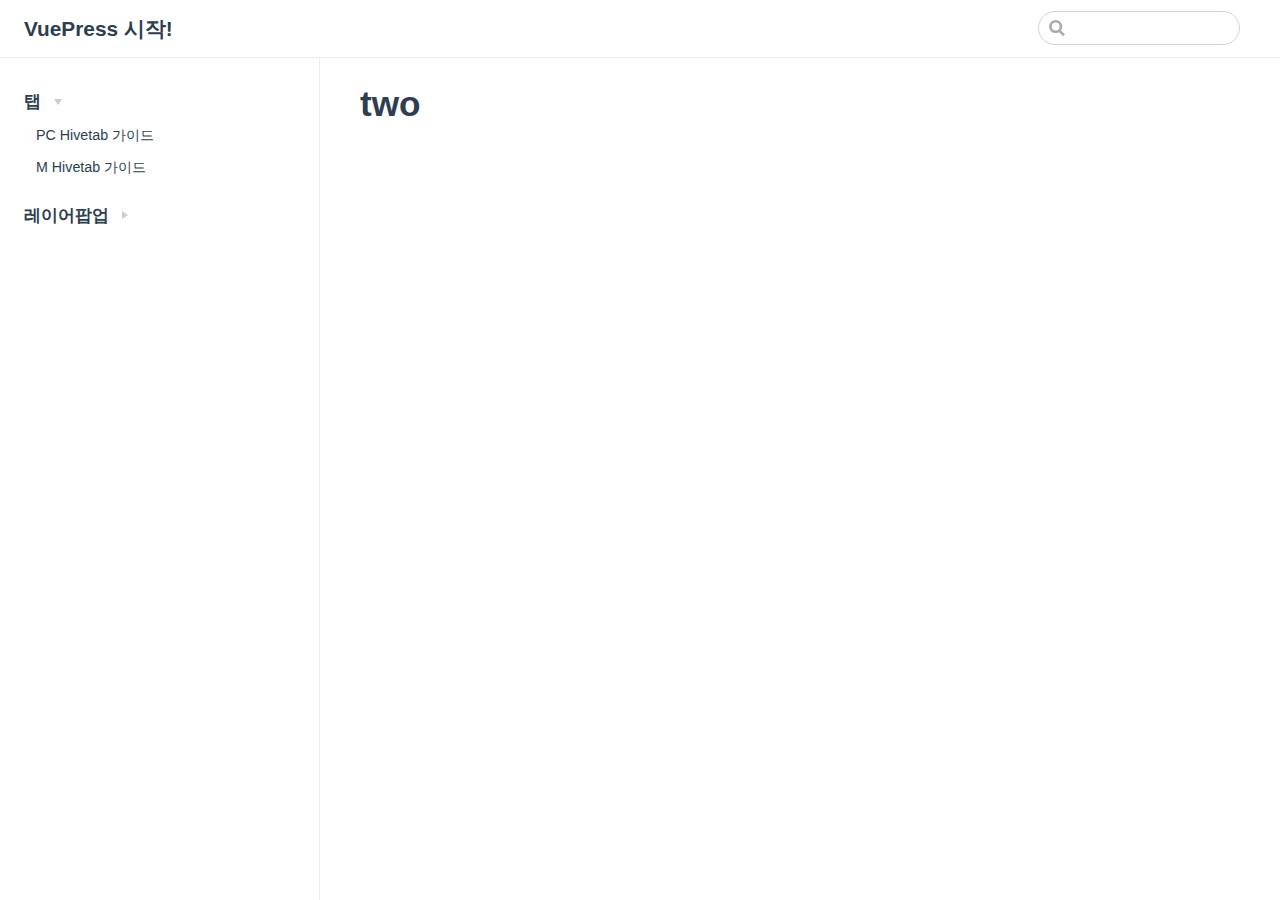
<file: foo/two.html>
<!DOCTYPE html>
<html lang="en-US">
  <head>
    <meta charset="utf-8">
    <meta name="viewport" content="width=device-width,initial-scale=1">
    <title>two | VuePress 시작!</title>
    <meta name="description" content="Hello World">
    <link rel="icon" href="/logo.png">
  <link rel="manifest" href="/manifest.json">
    
    <link rel="preload" href="/assets/css/0.styles.cef34ec0.css" as="style"><link rel="preload" href="/assets/js/app.9c947816.js" as="script"><link rel="preload" href="/assets/js/2.3a120dc6.js" as="script"><link rel="preload" href="/assets/js/14.a6c77317.js" as="script"><link rel="prefetch" href="/assets/js/10.7f5af853.js"><link rel="prefetch" href="/assets/js/11.934fb8f4.js"><link rel="prefetch" href="/assets/js/12.13b55deb.js"><link rel="prefetch" href="/assets/js/13.2c950e81.js"><link rel="prefetch" href="/assets/js/15.97f7cdb0.js"><link rel="prefetch" href="/assets/js/16.90e3beb2.js"><link rel="prefetch" href="/assets/js/17.04fb53ea.js"><link rel="prefetch" href="/assets/js/18.b21671e8.js"><link rel="prefetch" href="/assets/js/19.6a73c842.js"><link rel="prefetch" href="/assets/js/3.47f93baa.js"><link rel="prefetch" href="/assets/js/4.bf6a7e9e.js"><link rel="prefetch" href="/assets/js/5.c195b4c1.js"><link rel="prefetch" href="/assets/js/6.0860b064.js"><link rel="prefetch" href="/assets/js/7.a1afd840.js"><link rel="prefetch" href="/assets/js/8.d07837b8.js"><link rel="prefetch" href="/assets/js/9.7c7933c9.js">
    <link rel="stylesheet" href="/assets/css/0.styles.cef34ec0.css">
  </head>
  <body>
    <div id="app" data-server-rendered="true"><div class="theme-container"><header class="navbar"><div class="sidebar-button"><svg xmlns="http://www.w3.org/2000/svg" aria-hidden="true" role="img" viewBox="0 0 448 512" class="icon"><path fill="currentColor" d="M436 124H12c-6.627 0-12-5.373-12-12V80c0-6.627 5.373-12 12-12h424c6.627 0 12 5.373 12 12v32c0 6.627-5.373 12-12 12zm0 160H12c-6.627 0-12-5.373-12-12v-32c0-6.627 5.373-12 12-12h424c6.627 0 12 5.373 12 12v32c0 6.627-5.373 12-12 12zm0 160H12c-6.627 0-12-5.373-12-12v-32c0-6.627 5.373-12 12-12h424c6.627 0 12 5.373 12 12v32c0 6.627-5.373 12-12 12z"></path></svg></div> <a href="/" class="home-link router-link-active"><!----> <span class="site-name">VuePress 시작!</span></a> <div class="links"><div class="search-box"><input aria-label="Search" autocomplete="off" spellcheck="false" value=""> <!----></div> <!----></div></header> <div class="sidebar-mask"></div> <aside class="sidebar"><!---->  <ul class="sidebar-links"><li><section class="sidebar-group collapsable depth-0"><p class="sidebar-heading open"><span>탭</span> <span class="arrow down"></span></p> <ul class="sidebar-links sidebar-group-items"><li><a href="/tab/guide01.html" class="sidebar-link">PC Hivetab 가이드</a></li><li><a href="/tab/guide02.html" class="sidebar-link">M Hivetab 가이드</a></li></ul></section></li><li><section class="sidebar-group collapsable depth-0"><p class="sidebar-heading"><span>레이어팝업</span> <span class="arrow right"></span></p> <!----></section></li></ul> </aside> <main class="page"> <div class="content default"><h1 id="two"><a href="#two" aria-hidden="true" class="header-anchor">#</a> two</h1></div> <footer class="page-edit"><!----> <!----></footer> <!----> </main></div><div class="global-ui"><!----></div></div>
    <script src="/assets/js/app.9c947816.js" defer></script><script src="/assets/js/2.3a120dc6.js" defer></script><script src="/assets/js/14.a6c77317.js" defer></script>
  </body>
</html>
</file>
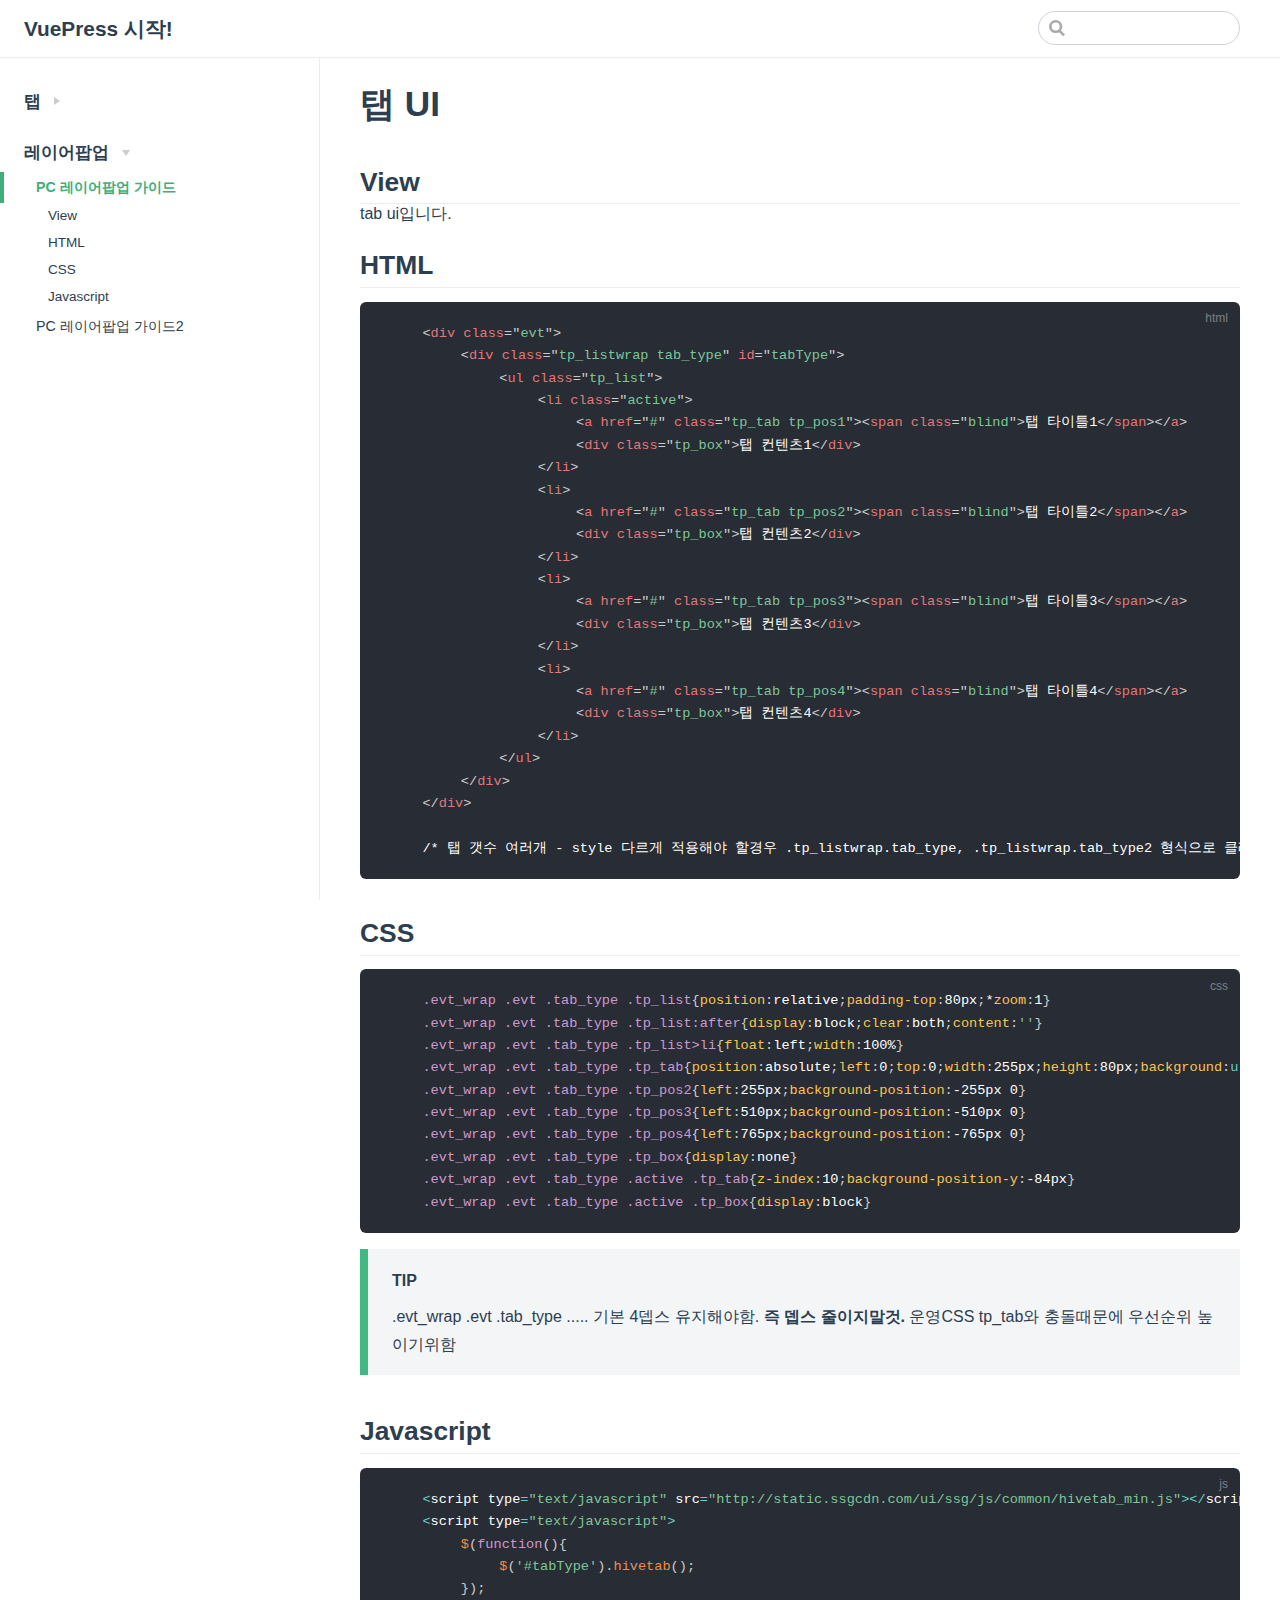
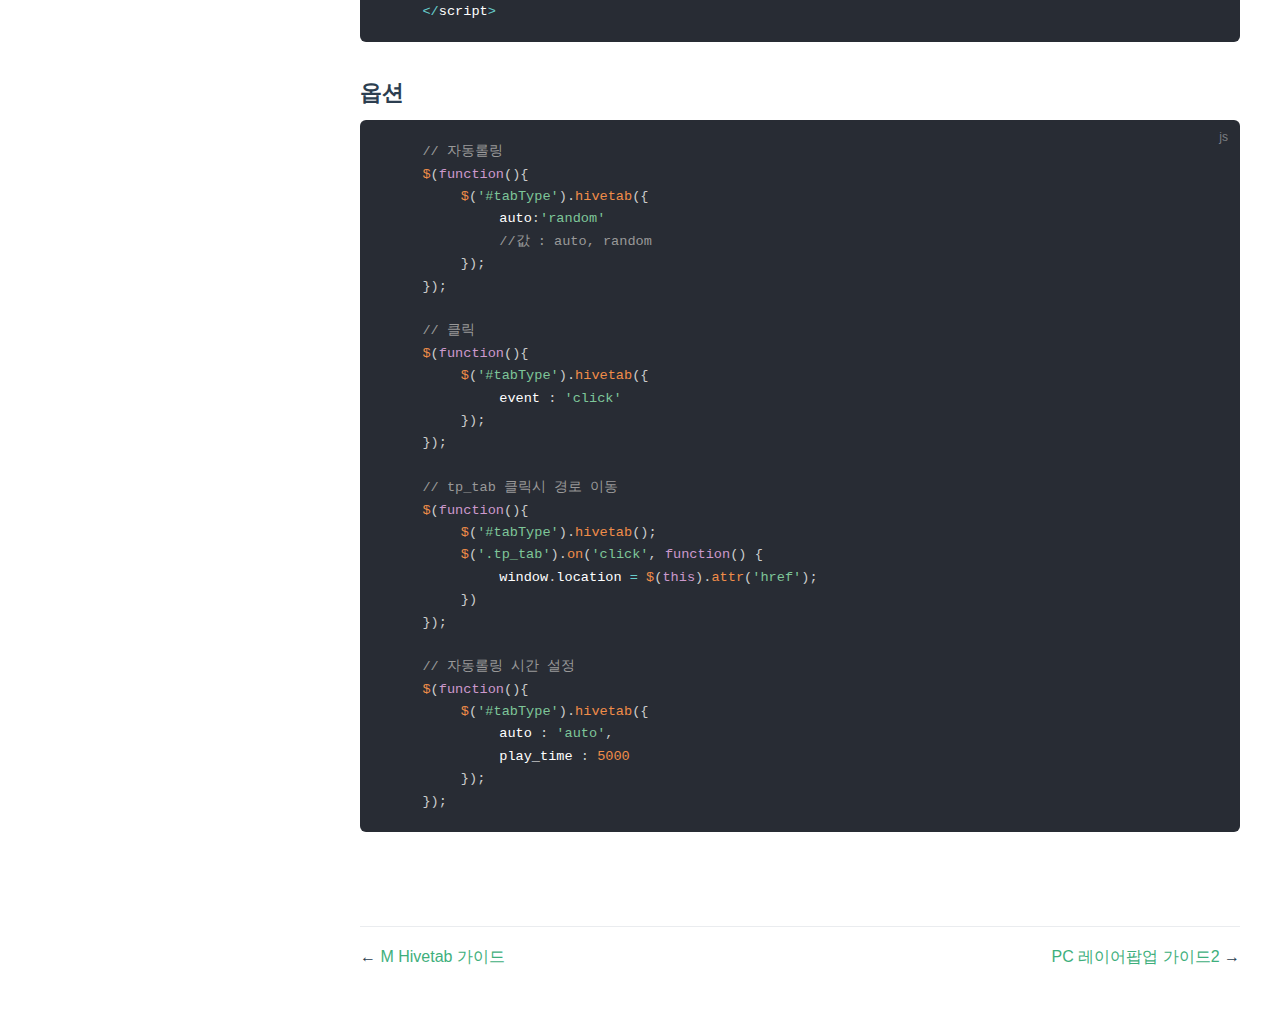
<file: popup/guide01.html>
<!DOCTYPE html>
<html lang="en-US">
  <head>
    <meta charset="utf-8">
    <meta name="viewport" content="width=device-width,initial-scale=1">
    <title>탭 UI | VuePress 시작!</title>
    <meta name="description" content="Hello World">
    <link rel="icon" href="/logo.png">
  <link rel="manifest" href="/manifest.json">
    
    <link rel="preload" href="/assets/css/0.styles.cef34ec0.css" as="style"><link rel="preload" href="/assets/js/app.9c947816.js" as="script"><link rel="preload" href="/assets/js/2.3a120dc6.js" as="script"><link rel="preload" href="/assets/js/15.97f7cdb0.js" as="script"><link rel="prefetch" href="/assets/js/10.7f5af853.js"><link rel="prefetch" href="/assets/js/11.934fb8f4.js"><link rel="prefetch" href="/assets/js/12.13b55deb.js"><link rel="prefetch" href="/assets/js/13.2c950e81.js"><link rel="prefetch" href="/assets/js/14.a6c77317.js"><link rel="prefetch" href="/assets/js/16.90e3beb2.js"><link rel="prefetch" href="/assets/js/17.04fb53ea.js"><link rel="prefetch" href="/assets/js/18.b21671e8.js"><link rel="prefetch" href="/assets/js/19.6a73c842.js"><link rel="prefetch" href="/assets/js/3.47f93baa.js"><link rel="prefetch" href="/assets/js/4.bf6a7e9e.js"><link rel="prefetch" href="/assets/js/5.c195b4c1.js"><link rel="prefetch" href="/assets/js/6.0860b064.js"><link rel="prefetch" href="/assets/js/7.a1afd840.js"><link rel="prefetch" href="/assets/js/8.d07837b8.js"><link rel="prefetch" href="/assets/js/9.7c7933c9.js">
    <link rel="stylesheet" href="/assets/css/0.styles.cef34ec0.css">
  </head>
  <body>
    <div id="app" data-server-rendered="true"><div class="theme-container"><header class="navbar"><div class="sidebar-button"><svg xmlns="http://www.w3.org/2000/svg" aria-hidden="true" role="img" viewBox="0 0 448 512" class="icon"><path fill="currentColor" d="M436 124H12c-6.627 0-12-5.373-12-12V80c0-6.627 5.373-12 12-12h424c6.627 0 12 5.373 12 12v32c0 6.627-5.373 12-12 12zm0 160H12c-6.627 0-12-5.373-12-12v-32c0-6.627 5.373-12 12-12h424c6.627 0 12 5.373 12 12v32c0 6.627-5.373 12-12 12zm0 160H12c-6.627 0-12-5.373-12-12v-32c0-6.627 5.373-12 12-12h424c6.627 0 12 5.373 12 12v32c0 6.627-5.373 12-12 12z"></path></svg></div> <a href="/" class="home-link router-link-active"><!----> <span class="site-name">VuePress 시작!</span></a> <div class="links"><div class="search-box"><input aria-label="Search" autocomplete="off" spellcheck="false" value=""> <!----></div> <!----></div></header> <div class="sidebar-mask"></div> <aside class="sidebar"><!---->  <ul class="sidebar-links"><li><section class="sidebar-group collapsable depth-0"><p class="sidebar-heading"><span>탭</span> <span class="arrow right"></span></p> <!----></section></li><li><section class="sidebar-group collapsable depth-0"><p class="sidebar-heading open"><span>레이어팝업</span> <span class="arrow down"></span></p> <ul class="sidebar-links sidebar-group-items"><li><a href="/popup/guide01.html" class="active sidebar-link">PC 레이어팝업 가이드</a><ul class="sidebar-sub-headers"><li class="sidebar-sub-header"><a href="/popup/guide01.html#view" class="sidebar-link">View</a></li><li class="sidebar-sub-header"><a href="/popup/guide01.html#html" class="sidebar-link">HTML</a></li><li class="sidebar-sub-header"><a href="/popup/guide01.html#css" class="sidebar-link">CSS</a></li><li class="sidebar-sub-header"><a href="/popup/guide01.html#javascript" class="sidebar-link">Javascript</a></li></ul></li><li><a href="/popup/guide02.html" class="sidebar-link">PC 레이어팝업 가이드2</a></li></ul></section></li></ul> </aside> <main class="page"> <div class="content default"><h1 id="탭-ui"><a href="#탭-ui" aria-hidden="true" class="header-anchor">#</a> 탭 UI</h1> <h2 id="view"><a href="#view" aria-hidden="true" class="header-anchor">#</a> View</h2> <div>tab ui입니다.</div> <h2 id="html"><a href="#html" aria-hidden="true" class="header-anchor">#</a> HTML</h2> <div class="language-html extra-class"><pre class="language-html"><code>	<span class="token tag"><span class="token tag"><span class="token punctuation">&lt;</span>div</span> <span class="token attr-name">class</span><span class="token attr-value"><span class="token punctuation">=</span><span class="token punctuation">&quot;</span>evt<span class="token punctuation">&quot;</span></span><span class="token punctuation">&gt;</span></span>
		<span class="token tag"><span class="token tag"><span class="token punctuation">&lt;</span>div</span> <span class="token attr-name">class</span><span class="token attr-value"><span class="token punctuation">=</span><span class="token punctuation">&quot;</span>tp_listwrap tab_type<span class="token punctuation">&quot;</span></span> <span class="token attr-name">id</span><span class="token attr-value"><span class="token punctuation">=</span><span class="token punctuation">&quot;</span>tabType<span class="token punctuation">&quot;</span></span><span class="token punctuation">&gt;</span></span>
			<span class="token tag"><span class="token tag"><span class="token punctuation">&lt;</span>ul</span> <span class="token attr-name">class</span><span class="token attr-value"><span class="token punctuation">=</span><span class="token punctuation">&quot;</span>tp_list<span class="token punctuation">&quot;</span></span><span class="token punctuation">&gt;</span></span>
				<span class="token tag"><span class="token tag"><span class="token punctuation">&lt;</span>li</span> <span class="token attr-name">class</span><span class="token attr-value"><span class="token punctuation">=</span><span class="token punctuation">&quot;</span>active<span class="token punctuation">&quot;</span></span><span class="token punctuation">&gt;</span></span>
					<span class="token tag"><span class="token tag"><span class="token punctuation">&lt;</span>a</span> <span class="token attr-name">href</span><span class="token attr-value"><span class="token punctuation">=</span><span class="token punctuation">&quot;</span>#<span class="token punctuation">&quot;</span></span> <span class="token attr-name">class</span><span class="token attr-value"><span class="token punctuation">=</span><span class="token punctuation">&quot;</span>tp_tab tp_pos1<span class="token punctuation">&quot;</span></span><span class="token punctuation">&gt;</span></span><span class="token tag"><span class="token tag"><span class="token punctuation">&lt;</span>span</span> <span class="token attr-name">class</span><span class="token attr-value"><span class="token punctuation">=</span><span class="token punctuation">&quot;</span>blind<span class="token punctuation">&quot;</span></span><span class="token punctuation">&gt;</span></span>탭 타이틀1<span class="token tag"><span class="token tag"><span class="token punctuation">&lt;/</span>span</span><span class="token punctuation">&gt;</span></span><span class="token tag"><span class="token tag"><span class="token punctuation">&lt;/</span>a</span><span class="token punctuation">&gt;</span></span>
					<span class="token tag"><span class="token tag"><span class="token punctuation">&lt;</span>div</span> <span class="token attr-name">class</span><span class="token attr-value"><span class="token punctuation">=</span><span class="token punctuation">&quot;</span>tp_box<span class="token punctuation">&quot;</span></span><span class="token punctuation">&gt;</span></span>탭 컨텐츠1<span class="token tag"><span class="token tag"><span class="token punctuation">&lt;/</span>div</span><span class="token punctuation">&gt;</span></span>
				<span class="token tag"><span class="token tag"><span class="token punctuation">&lt;/</span>li</span><span class="token punctuation">&gt;</span></span>
				<span class="token tag"><span class="token tag"><span class="token punctuation">&lt;</span>li</span><span class="token punctuation">&gt;</span></span>
					<span class="token tag"><span class="token tag"><span class="token punctuation">&lt;</span>a</span> <span class="token attr-name">href</span><span class="token attr-value"><span class="token punctuation">=</span><span class="token punctuation">&quot;</span>#<span class="token punctuation">&quot;</span></span> <span class="token attr-name">class</span><span class="token attr-value"><span class="token punctuation">=</span><span class="token punctuation">&quot;</span>tp_tab tp_pos2<span class="token punctuation">&quot;</span></span><span class="token punctuation">&gt;</span></span><span class="token tag"><span class="token tag"><span class="token punctuation">&lt;</span>span</span> <span class="token attr-name">class</span><span class="token attr-value"><span class="token punctuation">=</span><span class="token punctuation">&quot;</span>blind<span class="token punctuation">&quot;</span></span><span class="token punctuation">&gt;</span></span>탭 타이틀2<span class="token tag"><span class="token tag"><span class="token punctuation">&lt;/</span>span</span><span class="token punctuation">&gt;</span></span><span class="token tag"><span class="token tag"><span class="token punctuation">&lt;/</span>a</span><span class="token punctuation">&gt;</span></span>
					<span class="token tag"><span class="token tag"><span class="token punctuation">&lt;</span>div</span> <span class="token attr-name">class</span><span class="token attr-value"><span class="token punctuation">=</span><span class="token punctuation">&quot;</span>tp_box<span class="token punctuation">&quot;</span></span><span class="token punctuation">&gt;</span></span>탭 컨텐츠2<span class="token tag"><span class="token tag"><span class="token punctuation">&lt;/</span>div</span><span class="token punctuation">&gt;</span></span>
				<span class="token tag"><span class="token tag"><span class="token punctuation">&lt;/</span>li</span><span class="token punctuation">&gt;</span></span>
				<span class="token tag"><span class="token tag"><span class="token punctuation">&lt;</span>li</span><span class="token punctuation">&gt;</span></span>
					<span class="token tag"><span class="token tag"><span class="token punctuation">&lt;</span>a</span> <span class="token attr-name">href</span><span class="token attr-value"><span class="token punctuation">=</span><span class="token punctuation">&quot;</span>#<span class="token punctuation">&quot;</span></span> <span class="token attr-name">class</span><span class="token attr-value"><span class="token punctuation">=</span><span class="token punctuation">&quot;</span>tp_tab tp_pos3<span class="token punctuation">&quot;</span></span><span class="token punctuation">&gt;</span></span><span class="token tag"><span class="token tag"><span class="token punctuation">&lt;</span>span</span> <span class="token attr-name">class</span><span class="token attr-value"><span class="token punctuation">=</span><span class="token punctuation">&quot;</span>blind<span class="token punctuation">&quot;</span></span><span class="token punctuation">&gt;</span></span>탭 타이틀3<span class="token tag"><span class="token tag"><span class="token punctuation">&lt;/</span>span</span><span class="token punctuation">&gt;</span></span><span class="token tag"><span class="token tag"><span class="token punctuation">&lt;/</span>a</span><span class="token punctuation">&gt;</span></span>
					<span class="token tag"><span class="token tag"><span class="token punctuation">&lt;</span>div</span> <span class="token attr-name">class</span><span class="token attr-value"><span class="token punctuation">=</span><span class="token punctuation">&quot;</span>tp_box<span class="token punctuation">&quot;</span></span><span class="token punctuation">&gt;</span></span>탭 컨텐츠3<span class="token tag"><span class="token tag"><span class="token punctuation">&lt;/</span>div</span><span class="token punctuation">&gt;</span></span>
				<span class="token tag"><span class="token tag"><span class="token punctuation">&lt;/</span>li</span><span class="token punctuation">&gt;</span></span>
				<span class="token tag"><span class="token tag"><span class="token punctuation">&lt;</span>li</span><span class="token punctuation">&gt;</span></span>
					<span class="token tag"><span class="token tag"><span class="token punctuation">&lt;</span>a</span> <span class="token attr-name">href</span><span class="token attr-value"><span class="token punctuation">=</span><span class="token punctuation">&quot;</span>#<span class="token punctuation">&quot;</span></span> <span class="token attr-name">class</span><span class="token attr-value"><span class="token punctuation">=</span><span class="token punctuation">&quot;</span>tp_tab tp_pos4<span class="token punctuation">&quot;</span></span><span class="token punctuation">&gt;</span></span><span class="token tag"><span class="token tag"><span class="token punctuation">&lt;</span>span</span> <span class="token attr-name">class</span><span class="token attr-value"><span class="token punctuation">=</span><span class="token punctuation">&quot;</span>blind<span class="token punctuation">&quot;</span></span><span class="token punctuation">&gt;</span></span>탭 타이틀4<span class="token tag"><span class="token tag"><span class="token punctuation">&lt;/</span>span</span><span class="token punctuation">&gt;</span></span><span class="token tag"><span class="token tag"><span class="token punctuation">&lt;/</span>a</span><span class="token punctuation">&gt;</span></span>
					<span class="token tag"><span class="token tag"><span class="token punctuation">&lt;</span>div</span> <span class="token attr-name">class</span><span class="token attr-value"><span class="token punctuation">=</span><span class="token punctuation">&quot;</span>tp_box<span class="token punctuation">&quot;</span></span><span class="token punctuation">&gt;</span></span>탭 컨텐츠4<span class="token tag"><span class="token tag"><span class="token punctuation">&lt;/</span>div</span><span class="token punctuation">&gt;</span></span>
				<span class="token tag"><span class="token tag"><span class="token punctuation">&lt;/</span>li</span><span class="token punctuation">&gt;</span></span>
			<span class="token tag"><span class="token tag"><span class="token punctuation">&lt;/</span>ul</span><span class="token punctuation">&gt;</span></span>
		<span class="token tag"><span class="token tag"><span class="token punctuation">&lt;/</span>div</span><span class="token punctuation">&gt;</span></span>
	<span class="token tag"><span class="token tag"><span class="token punctuation">&lt;/</span>div</span><span class="token punctuation">&gt;</span></span>

	/* 탭 갯수 여러개 - style 다르게 적용해야 할경우 .tp_listwrap.tab_type, .tp_listwrap.tab_type2 형식으로 클래스 지정 */
</code></pre></div><h2 id="css"><a href="#css" aria-hidden="true" class="header-anchor">#</a> CSS</h2> <div class="language-css extra-class"><pre class="language-css"><code>	<span class="token selector">.evt_wrap .evt .tab_type .tp_list</span><span class="token punctuation">{</span><span class="token property">position</span><span class="token punctuation">:</span>relative<span class="token punctuation">;</span><span class="token property">padding-top</span><span class="token punctuation">:</span>80px<span class="token punctuation">;</span>*<span class="token property">zoom</span><span class="token punctuation">:</span>1<span class="token punctuation">}</span>
	<span class="token selector">.evt_wrap .evt .tab_type .tp_list:after</span><span class="token punctuation">{</span><span class="token property">display</span><span class="token punctuation">:</span>block<span class="token punctuation">;</span><span class="token property">clear</span><span class="token punctuation">:</span>both<span class="token punctuation">;</span><span class="token property">content</span><span class="token punctuation">:</span><span class="token string">''</span><span class="token punctuation">}</span>
	<span class="token selector">.evt_wrap .evt .tab_type .tp_list&gt;li</span><span class="token punctuation">{</span><span class="token property">float</span><span class="token punctuation">:</span>left<span class="token punctuation">;</span><span class="token property">width</span><span class="token punctuation">:</span>100%<span class="token punctuation">}</span>
	<span class="token selector">.evt_wrap .evt .tab_type .tp_tab</span><span class="token punctuation">{</span><span class="token property">position</span><span class="token punctuation">:</span>absolute<span class="token punctuation">;</span><span class="token property">left</span><span class="token punctuation">:</span>0<span class="token punctuation">;</span><span class="token property">top</span><span class="token punctuation">:</span>0<span class="token punctuation">;</span><span class="token property">width</span><span class="token punctuation">:</span>255px<span class="token punctuation">;</span><span class="token property">height</span><span class="token punctuation">:</span>80px<span class="token punctuation">;</span><span class="token property">background</span><span class="token punctuation">:</span><span class="token url">url(http://static.ssgcdn.com/ui/ssg/img/promotion/2018/180219_stressg/sp_tab.png)</span> no-repeat<span class="token punctuation">}</span>
	<span class="token selector">.evt_wrap .evt .tab_type .tp_pos2</span><span class="token punctuation">{</span><span class="token property">left</span><span class="token punctuation">:</span>255px<span class="token punctuation">;</span><span class="token property">background-position</span><span class="token punctuation">:</span>-255px 0<span class="token punctuation">}</span>
	<span class="token selector">.evt_wrap .evt .tab_type .tp_pos3</span><span class="token punctuation">{</span><span class="token property">left</span><span class="token punctuation">:</span>510px<span class="token punctuation">;</span><span class="token property">background-position</span><span class="token punctuation">:</span>-510px 0<span class="token punctuation">}</span>
	<span class="token selector">.evt_wrap .evt .tab_type .tp_pos4</span><span class="token punctuation">{</span><span class="token property">left</span><span class="token punctuation">:</span>765px<span class="token punctuation">;</span><span class="token property">background-position</span><span class="token punctuation">:</span>-765px 0<span class="token punctuation">}</span>
	<span class="token selector">.evt_wrap .evt .tab_type .tp_box</span><span class="token punctuation">{</span><span class="token property">display</span><span class="token punctuation">:</span>none<span class="token punctuation">}</span>
	<span class="token selector">.evt_wrap .evt .tab_type .active .tp_tab</span><span class="token punctuation">{</span><span class="token property">z-index</span><span class="token punctuation">:</span>10<span class="token punctuation">;</span><span class="token property">background-position-y</span><span class="token punctuation">:</span>-84px<span class="token punctuation">}</span>
	<span class="token selector">.evt_wrap .evt .tab_type .active .tp_box</span><span class="token punctuation">{</span><span class="token property">display</span><span class="token punctuation">:</span>block<span class="token punctuation">}</span>
</code></pre></div><div class="tip custom-block"><p class="custom-block-title">TIP</p> <p>.evt_wrap .evt .tab_type ..... 기본 4뎁스 유지해야함. <strong>즉 뎁스 줄이지말것.</strong>
운영CSS tp_tab와 충돌때문에 우선순위 높이기위함</p></div> <h2 id="javascript"><a href="#javascript" aria-hidden="true" class="header-anchor">#</a> Javascript</h2> <div class="language-js extra-class"><pre class="language-js"><code>	<span class="token operator">&lt;</span>script type<span class="token operator">=</span><span class="token string">&quot;text/javascript&quot;</span> src<span class="token operator">=</span><span class="token string">&quot;http://static.ssgcdn.com/ui/ssg/js/common/hivetab_min.js&quot;</span><span class="token operator">&gt;</span><span class="token operator">&lt;</span><span class="token operator">/</span>script<span class="token operator">&gt;</span>
	<span class="token operator">&lt;</span>script type<span class="token operator">=</span><span class="token string">&quot;text/javascript&quot;</span><span class="token operator">&gt;</span>
		<span class="token function">$</span><span class="token punctuation">(</span><span class="token keyword">function</span><span class="token punctuation">(</span><span class="token punctuation">)</span><span class="token punctuation">{</span>
			<span class="token function">$</span><span class="token punctuation">(</span><span class="token string">'#tabType'</span><span class="token punctuation">)</span><span class="token punctuation">.</span><span class="token function">hivetab</span><span class="token punctuation">(</span><span class="token punctuation">)</span><span class="token punctuation">;</span>
		<span class="token punctuation">}</span><span class="token punctuation">)</span><span class="token punctuation">;</span>
	<span class="token operator">&lt;</span><span class="token operator">/</span>script<span class="token operator">&gt;</span>
</code></pre></div><h3 id="옵션"><a href="#옵션" aria-hidden="true" class="header-anchor">#</a> 옵션</h3> <div class="language-js extra-class"><pre class="language-js"><code>	<span class="token comment">// 자동롤링</span>
	<span class="token function">$</span><span class="token punctuation">(</span><span class="token keyword">function</span><span class="token punctuation">(</span><span class="token punctuation">)</span><span class="token punctuation">{</span>
		<span class="token function">$</span><span class="token punctuation">(</span><span class="token string">'#tabType'</span><span class="token punctuation">)</span><span class="token punctuation">.</span><span class="token function">hivetab</span><span class="token punctuation">(</span><span class="token punctuation">{</span>
			auto<span class="token punctuation">:</span><span class="token string">'random'</span>
			<span class="token comment">//값 : auto, random</span>
		<span class="token punctuation">}</span><span class="token punctuation">)</span><span class="token punctuation">;</span>
	<span class="token punctuation">}</span><span class="token punctuation">)</span><span class="token punctuation">;</span>

	<span class="token comment">// 클릭</span>
	<span class="token function">$</span><span class="token punctuation">(</span><span class="token keyword">function</span><span class="token punctuation">(</span><span class="token punctuation">)</span><span class="token punctuation">{</span>
		<span class="token function">$</span><span class="token punctuation">(</span><span class="token string">'#tabType'</span><span class="token punctuation">)</span><span class="token punctuation">.</span><span class="token function">hivetab</span><span class="token punctuation">(</span><span class="token punctuation">{</span>
			event <span class="token punctuation">:</span> <span class="token string">'click'</span>
		<span class="token punctuation">}</span><span class="token punctuation">)</span><span class="token punctuation">;</span>
	<span class="token punctuation">}</span><span class="token punctuation">)</span><span class="token punctuation">;</span>

	<span class="token comment">// tp_tab 클릭시 경로 이동</span>
	<span class="token function">$</span><span class="token punctuation">(</span><span class="token keyword">function</span><span class="token punctuation">(</span><span class="token punctuation">)</span><span class="token punctuation">{</span>
		<span class="token function">$</span><span class="token punctuation">(</span><span class="token string">'#tabType'</span><span class="token punctuation">)</span><span class="token punctuation">.</span><span class="token function">hivetab</span><span class="token punctuation">(</span><span class="token punctuation">)</span><span class="token punctuation">;</span>
		<span class="token function">$</span><span class="token punctuation">(</span><span class="token string">'.tp_tab'</span><span class="token punctuation">)</span><span class="token punctuation">.</span><span class="token function">on</span><span class="token punctuation">(</span><span class="token string">'click'</span><span class="token punctuation">,</span> <span class="token keyword">function</span><span class="token punctuation">(</span><span class="token punctuation">)</span> <span class="token punctuation">{</span>
			window<span class="token punctuation">.</span>location <span class="token operator">=</span> <span class="token function">$</span><span class="token punctuation">(</span><span class="token keyword">this</span><span class="token punctuation">)</span><span class="token punctuation">.</span><span class="token function">attr</span><span class="token punctuation">(</span><span class="token string">'href'</span><span class="token punctuation">)</span><span class="token punctuation">;</span>
		<span class="token punctuation">}</span><span class="token punctuation">)</span>
	<span class="token punctuation">}</span><span class="token punctuation">)</span><span class="token punctuation">;</span>

	<span class="token comment">// 자동롤링 시간 설정</span>
	<span class="token function">$</span><span class="token punctuation">(</span><span class="token keyword">function</span><span class="token punctuation">(</span><span class="token punctuation">)</span><span class="token punctuation">{</span>
		<span class="token function">$</span><span class="token punctuation">(</span><span class="token string">'#tabType'</span><span class="token punctuation">)</span><span class="token punctuation">.</span><span class="token function">hivetab</span><span class="token punctuation">(</span><span class="token punctuation">{</span>
			auto <span class="token punctuation">:</span> <span class="token string">'auto'</span><span class="token punctuation">,</span>
			play_time <span class="token punctuation">:</span> <span class="token number">5000</span>
		<span class="token punctuation">}</span><span class="token punctuation">)</span><span class="token punctuation">;</span>
	<span class="token punctuation">}</span><span class="token punctuation">)</span><span class="token punctuation">;</span>
</code></pre></div></div> <footer class="page-edit"><!----> <!----></footer> <div class="page-nav"><p class="inner"><span class="prev">
        ←
        <a href="/tab/guide02.html" class="prev">
          M Hivetab 가이드
        </a></span> <span class="next"><a href="/popup/guide02.html">
          PC 레이어팝업 가이드2
        </a>
        →
      </span></p></div> </main></div><div class="global-ui"><!----></div></div>
    <script src="/assets/js/app.9c947816.js" defer></script><script src="/assets/js/2.3a120dc6.js" defer></script><script src="/assets/js/15.97f7cdb0.js" defer></script>
  </body>
</html>
</file>
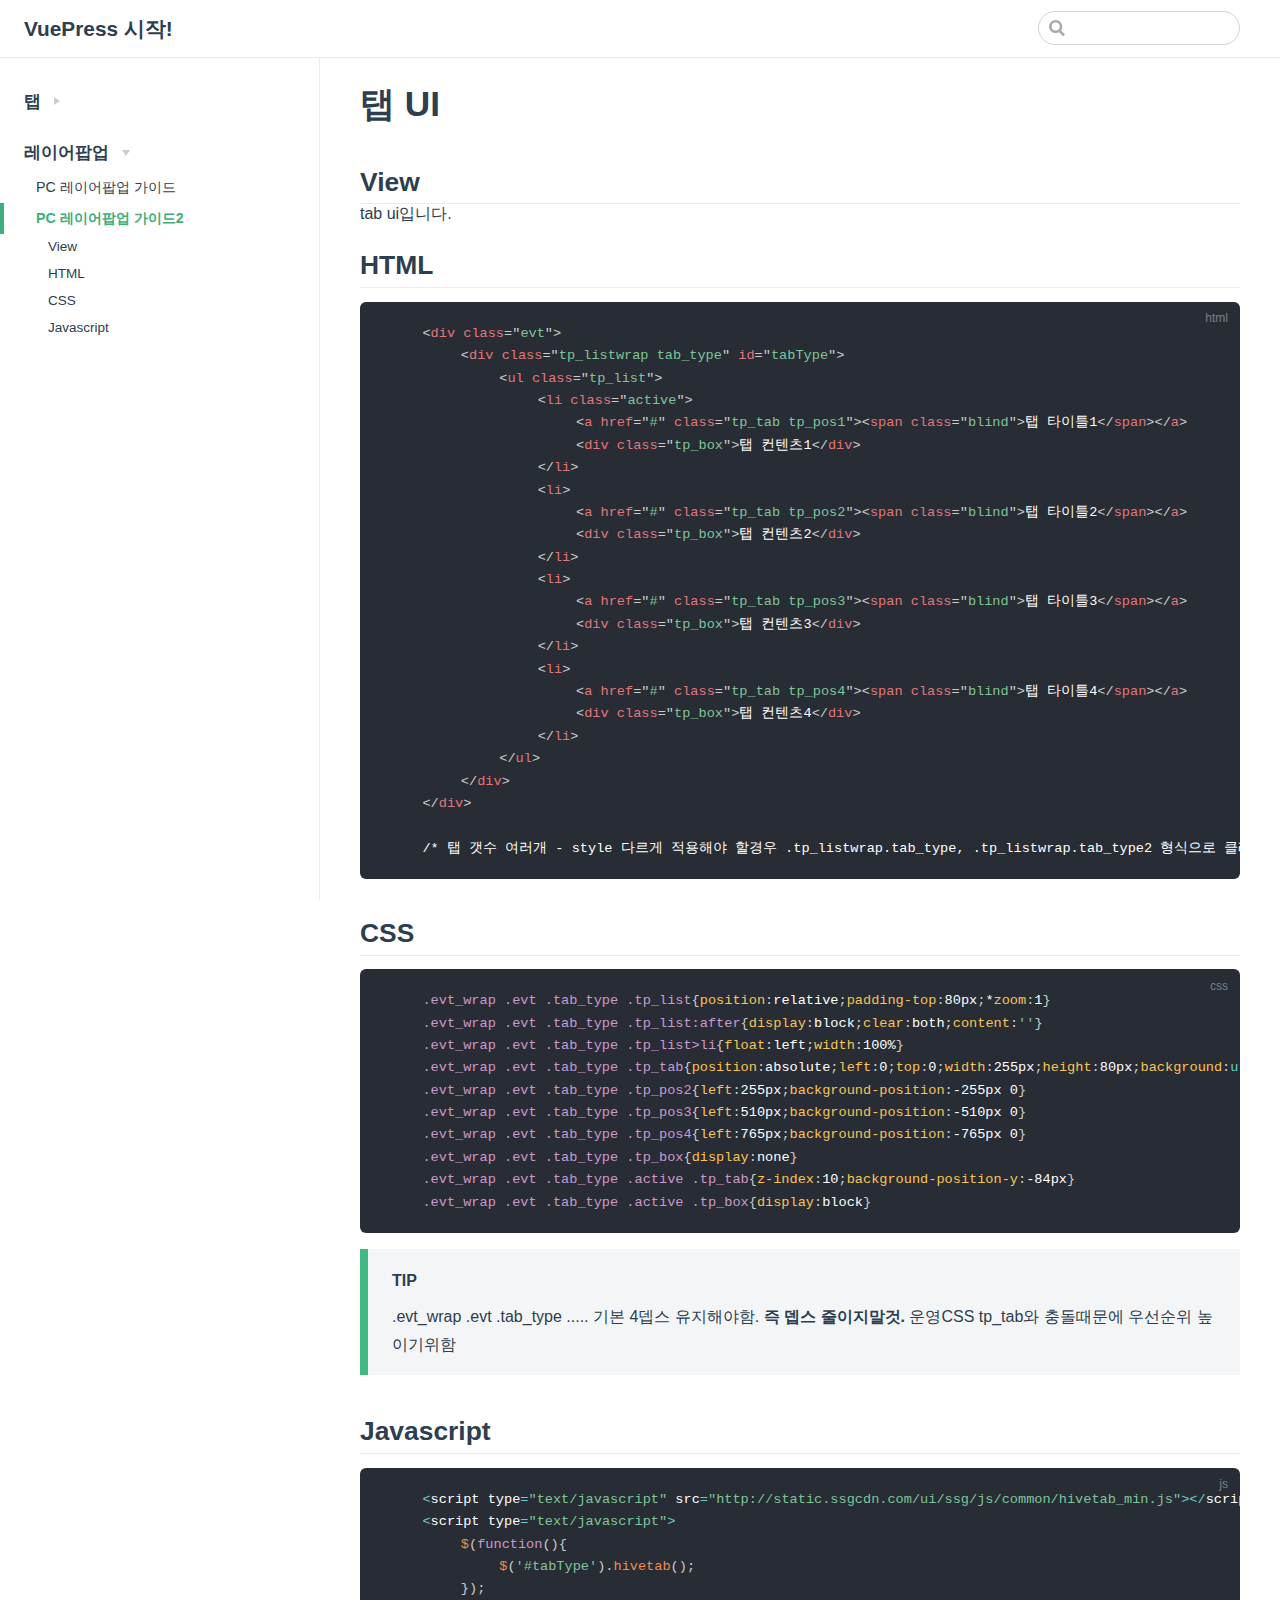
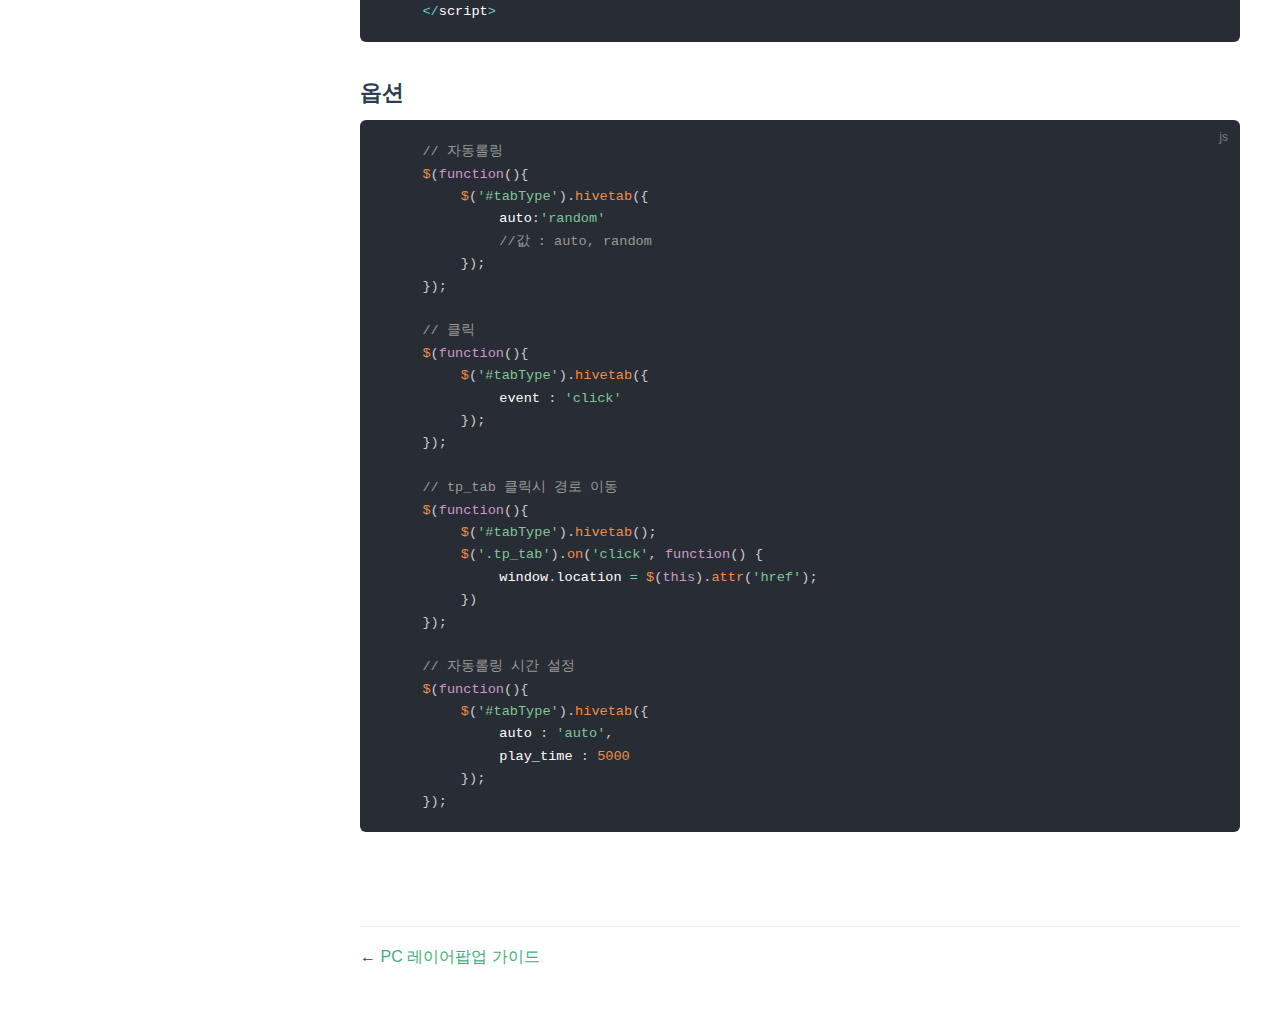
<file: popup/guide02.html>
<!DOCTYPE html>
<html lang="en-US">
  <head>
    <meta charset="utf-8">
    <meta name="viewport" content="width=device-width,initial-scale=1">
    <title>탭 UI | VuePress 시작!</title>
    <meta name="description" content="Hello World">
    <link rel="icon" href="/logo.png">
  <link rel="manifest" href="/manifest.json">
    
    <link rel="preload" href="/assets/css/0.styles.cef34ec0.css" as="style"><link rel="preload" href="/assets/js/app.9c947816.js" as="script"><link rel="preload" href="/assets/js/2.3a120dc6.js" as="script"><link rel="preload" href="/assets/js/16.90e3beb2.js" as="script"><link rel="prefetch" href="/assets/js/10.7f5af853.js"><link rel="prefetch" href="/assets/js/11.934fb8f4.js"><link rel="prefetch" href="/assets/js/12.13b55deb.js"><link rel="prefetch" href="/assets/js/13.2c950e81.js"><link rel="prefetch" href="/assets/js/14.a6c77317.js"><link rel="prefetch" href="/assets/js/15.97f7cdb0.js"><link rel="prefetch" href="/assets/js/17.04fb53ea.js"><link rel="prefetch" href="/assets/js/18.b21671e8.js"><link rel="prefetch" href="/assets/js/19.6a73c842.js"><link rel="prefetch" href="/assets/js/3.47f93baa.js"><link rel="prefetch" href="/assets/js/4.bf6a7e9e.js"><link rel="prefetch" href="/assets/js/5.c195b4c1.js"><link rel="prefetch" href="/assets/js/6.0860b064.js"><link rel="prefetch" href="/assets/js/7.a1afd840.js"><link rel="prefetch" href="/assets/js/8.d07837b8.js"><link rel="prefetch" href="/assets/js/9.7c7933c9.js">
    <link rel="stylesheet" href="/assets/css/0.styles.cef34ec0.css">
  </head>
  <body>
    <div id="app" data-server-rendered="true"><div class="theme-container"><header class="navbar"><div class="sidebar-button"><svg xmlns="http://www.w3.org/2000/svg" aria-hidden="true" role="img" viewBox="0 0 448 512" class="icon"><path fill="currentColor" d="M436 124H12c-6.627 0-12-5.373-12-12V80c0-6.627 5.373-12 12-12h424c6.627 0 12 5.373 12 12v32c0 6.627-5.373 12-12 12zm0 160H12c-6.627 0-12-5.373-12-12v-32c0-6.627 5.373-12 12-12h424c6.627 0 12 5.373 12 12v32c0 6.627-5.373 12-12 12zm0 160H12c-6.627 0-12-5.373-12-12v-32c0-6.627 5.373-12 12-12h424c6.627 0 12 5.373 12 12v32c0 6.627-5.373 12-12 12z"></path></svg></div> <a href="/" class="home-link router-link-active"><!----> <span class="site-name">VuePress 시작!</span></a> <div class="links"><div class="search-box"><input aria-label="Search" autocomplete="off" spellcheck="false" value=""> <!----></div> <!----></div></header> <div class="sidebar-mask"></div> <aside class="sidebar"><!---->  <ul class="sidebar-links"><li><section class="sidebar-group collapsable depth-0"><p class="sidebar-heading"><span>탭</span> <span class="arrow right"></span></p> <!----></section></li><li><section class="sidebar-group collapsable depth-0"><p class="sidebar-heading open"><span>레이어팝업</span> <span class="arrow down"></span></p> <ul class="sidebar-links sidebar-group-items"><li><a href="/popup/guide01.html" class="sidebar-link">PC 레이어팝업 가이드</a></li><li><a href="/popup/guide02.html" class="active sidebar-link">PC 레이어팝업 가이드2</a><ul class="sidebar-sub-headers"><li class="sidebar-sub-header"><a href="/popup/guide02.html#view" class="sidebar-link">View</a></li><li class="sidebar-sub-header"><a href="/popup/guide02.html#html" class="sidebar-link">HTML</a></li><li class="sidebar-sub-header"><a href="/popup/guide02.html#css" class="sidebar-link">CSS</a></li><li class="sidebar-sub-header"><a href="/popup/guide02.html#javascript" class="sidebar-link">Javascript</a></li></ul></li></ul></section></li></ul> </aside> <main class="page"> <div class="content default"><h1 id="탭-ui"><a href="#탭-ui" aria-hidden="true" class="header-anchor">#</a> 탭 UI</h1> <h2 id="view"><a href="#view" aria-hidden="true" class="header-anchor">#</a> View</h2> <div>tab ui입니다.</div> <h2 id="html"><a href="#html" aria-hidden="true" class="header-anchor">#</a> HTML</h2> <div class="language-html extra-class"><pre class="language-html"><code>	<span class="token tag"><span class="token tag"><span class="token punctuation">&lt;</span>div</span> <span class="token attr-name">class</span><span class="token attr-value"><span class="token punctuation">=</span><span class="token punctuation">&quot;</span>evt<span class="token punctuation">&quot;</span></span><span class="token punctuation">&gt;</span></span>
		<span class="token tag"><span class="token tag"><span class="token punctuation">&lt;</span>div</span> <span class="token attr-name">class</span><span class="token attr-value"><span class="token punctuation">=</span><span class="token punctuation">&quot;</span>tp_listwrap tab_type<span class="token punctuation">&quot;</span></span> <span class="token attr-name">id</span><span class="token attr-value"><span class="token punctuation">=</span><span class="token punctuation">&quot;</span>tabType<span class="token punctuation">&quot;</span></span><span class="token punctuation">&gt;</span></span>
			<span class="token tag"><span class="token tag"><span class="token punctuation">&lt;</span>ul</span> <span class="token attr-name">class</span><span class="token attr-value"><span class="token punctuation">=</span><span class="token punctuation">&quot;</span>tp_list<span class="token punctuation">&quot;</span></span><span class="token punctuation">&gt;</span></span>
				<span class="token tag"><span class="token tag"><span class="token punctuation">&lt;</span>li</span> <span class="token attr-name">class</span><span class="token attr-value"><span class="token punctuation">=</span><span class="token punctuation">&quot;</span>active<span class="token punctuation">&quot;</span></span><span class="token punctuation">&gt;</span></span>
					<span class="token tag"><span class="token tag"><span class="token punctuation">&lt;</span>a</span> <span class="token attr-name">href</span><span class="token attr-value"><span class="token punctuation">=</span><span class="token punctuation">&quot;</span>#<span class="token punctuation">&quot;</span></span> <span class="token attr-name">class</span><span class="token attr-value"><span class="token punctuation">=</span><span class="token punctuation">&quot;</span>tp_tab tp_pos1<span class="token punctuation">&quot;</span></span><span class="token punctuation">&gt;</span></span><span class="token tag"><span class="token tag"><span class="token punctuation">&lt;</span>span</span> <span class="token attr-name">class</span><span class="token attr-value"><span class="token punctuation">=</span><span class="token punctuation">&quot;</span>blind<span class="token punctuation">&quot;</span></span><span class="token punctuation">&gt;</span></span>탭 타이틀1<span class="token tag"><span class="token tag"><span class="token punctuation">&lt;/</span>span</span><span class="token punctuation">&gt;</span></span><span class="token tag"><span class="token tag"><span class="token punctuation">&lt;/</span>a</span><span class="token punctuation">&gt;</span></span>
					<span class="token tag"><span class="token tag"><span class="token punctuation">&lt;</span>div</span> <span class="token attr-name">class</span><span class="token attr-value"><span class="token punctuation">=</span><span class="token punctuation">&quot;</span>tp_box<span class="token punctuation">&quot;</span></span><span class="token punctuation">&gt;</span></span>탭 컨텐츠1<span class="token tag"><span class="token tag"><span class="token punctuation">&lt;/</span>div</span><span class="token punctuation">&gt;</span></span>
				<span class="token tag"><span class="token tag"><span class="token punctuation">&lt;/</span>li</span><span class="token punctuation">&gt;</span></span>
				<span class="token tag"><span class="token tag"><span class="token punctuation">&lt;</span>li</span><span class="token punctuation">&gt;</span></span>
					<span class="token tag"><span class="token tag"><span class="token punctuation">&lt;</span>a</span> <span class="token attr-name">href</span><span class="token attr-value"><span class="token punctuation">=</span><span class="token punctuation">&quot;</span>#<span class="token punctuation">&quot;</span></span> <span class="token attr-name">class</span><span class="token attr-value"><span class="token punctuation">=</span><span class="token punctuation">&quot;</span>tp_tab tp_pos2<span class="token punctuation">&quot;</span></span><span class="token punctuation">&gt;</span></span><span class="token tag"><span class="token tag"><span class="token punctuation">&lt;</span>span</span> <span class="token attr-name">class</span><span class="token attr-value"><span class="token punctuation">=</span><span class="token punctuation">&quot;</span>blind<span class="token punctuation">&quot;</span></span><span class="token punctuation">&gt;</span></span>탭 타이틀2<span class="token tag"><span class="token tag"><span class="token punctuation">&lt;/</span>span</span><span class="token punctuation">&gt;</span></span><span class="token tag"><span class="token tag"><span class="token punctuation">&lt;/</span>a</span><span class="token punctuation">&gt;</span></span>
					<span class="token tag"><span class="token tag"><span class="token punctuation">&lt;</span>div</span> <span class="token attr-name">class</span><span class="token attr-value"><span class="token punctuation">=</span><span class="token punctuation">&quot;</span>tp_box<span class="token punctuation">&quot;</span></span><span class="token punctuation">&gt;</span></span>탭 컨텐츠2<span class="token tag"><span class="token tag"><span class="token punctuation">&lt;/</span>div</span><span class="token punctuation">&gt;</span></span>
				<span class="token tag"><span class="token tag"><span class="token punctuation">&lt;/</span>li</span><span class="token punctuation">&gt;</span></span>
				<span class="token tag"><span class="token tag"><span class="token punctuation">&lt;</span>li</span><span class="token punctuation">&gt;</span></span>
					<span class="token tag"><span class="token tag"><span class="token punctuation">&lt;</span>a</span> <span class="token attr-name">href</span><span class="token attr-value"><span class="token punctuation">=</span><span class="token punctuation">&quot;</span>#<span class="token punctuation">&quot;</span></span> <span class="token attr-name">class</span><span class="token attr-value"><span class="token punctuation">=</span><span class="token punctuation">&quot;</span>tp_tab tp_pos3<span class="token punctuation">&quot;</span></span><span class="token punctuation">&gt;</span></span><span class="token tag"><span class="token tag"><span class="token punctuation">&lt;</span>span</span> <span class="token attr-name">class</span><span class="token attr-value"><span class="token punctuation">=</span><span class="token punctuation">&quot;</span>blind<span class="token punctuation">&quot;</span></span><span class="token punctuation">&gt;</span></span>탭 타이틀3<span class="token tag"><span class="token tag"><span class="token punctuation">&lt;/</span>span</span><span class="token punctuation">&gt;</span></span><span class="token tag"><span class="token tag"><span class="token punctuation">&lt;/</span>a</span><span class="token punctuation">&gt;</span></span>
					<span class="token tag"><span class="token tag"><span class="token punctuation">&lt;</span>div</span> <span class="token attr-name">class</span><span class="token attr-value"><span class="token punctuation">=</span><span class="token punctuation">&quot;</span>tp_box<span class="token punctuation">&quot;</span></span><span class="token punctuation">&gt;</span></span>탭 컨텐츠3<span class="token tag"><span class="token tag"><span class="token punctuation">&lt;/</span>div</span><span class="token punctuation">&gt;</span></span>
				<span class="token tag"><span class="token tag"><span class="token punctuation">&lt;/</span>li</span><span class="token punctuation">&gt;</span></span>
				<span class="token tag"><span class="token tag"><span class="token punctuation">&lt;</span>li</span><span class="token punctuation">&gt;</span></span>
					<span class="token tag"><span class="token tag"><span class="token punctuation">&lt;</span>a</span> <span class="token attr-name">href</span><span class="token attr-value"><span class="token punctuation">=</span><span class="token punctuation">&quot;</span>#<span class="token punctuation">&quot;</span></span> <span class="token attr-name">class</span><span class="token attr-value"><span class="token punctuation">=</span><span class="token punctuation">&quot;</span>tp_tab tp_pos4<span class="token punctuation">&quot;</span></span><span class="token punctuation">&gt;</span></span><span class="token tag"><span class="token tag"><span class="token punctuation">&lt;</span>span</span> <span class="token attr-name">class</span><span class="token attr-value"><span class="token punctuation">=</span><span class="token punctuation">&quot;</span>blind<span class="token punctuation">&quot;</span></span><span class="token punctuation">&gt;</span></span>탭 타이틀4<span class="token tag"><span class="token tag"><span class="token punctuation">&lt;/</span>span</span><span class="token punctuation">&gt;</span></span><span class="token tag"><span class="token tag"><span class="token punctuation">&lt;/</span>a</span><span class="token punctuation">&gt;</span></span>
					<span class="token tag"><span class="token tag"><span class="token punctuation">&lt;</span>div</span> <span class="token attr-name">class</span><span class="token attr-value"><span class="token punctuation">=</span><span class="token punctuation">&quot;</span>tp_box<span class="token punctuation">&quot;</span></span><span class="token punctuation">&gt;</span></span>탭 컨텐츠4<span class="token tag"><span class="token tag"><span class="token punctuation">&lt;/</span>div</span><span class="token punctuation">&gt;</span></span>
				<span class="token tag"><span class="token tag"><span class="token punctuation">&lt;/</span>li</span><span class="token punctuation">&gt;</span></span>
			<span class="token tag"><span class="token tag"><span class="token punctuation">&lt;/</span>ul</span><span class="token punctuation">&gt;</span></span>
		<span class="token tag"><span class="token tag"><span class="token punctuation">&lt;/</span>div</span><span class="token punctuation">&gt;</span></span>
	<span class="token tag"><span class="token tag"><span class="token punctuation">&lt;/</span>div</span><span class="token punctuation">&gt;</span></span>

	/* 탭 갯수 여러개 - style 다르게 적용해야 할경우 .tp_listwrap.tab_type, .tp_listwrap.tab_type2 형식으로 클래스 지정 */
</code></pre></div><h2 id="css"><a href="#css" aria-hidden="true" class="header-anchor">#</a> CSS</h2> <div class="language-css extra-class"><pre class="language-css"><code>	<span class="token selector">.evt_wrap .evt .tab_type .tp_list</span><span class="token punctuation">{</span><span class="token property">position</span><span class="token punctuation">:</span>relative<span class="token punctuation">;</span><span class="token property">padding-top</span><span class="token punctuation">:</span>80px<span class="token punctuation">;</span>*<span class="token property">zoom</span><span class="token punctuation">:</span>1<span class="token punctuation">}</span>
	<span class="token selector">.evt_wrap .evt .tab_type .tp_list:after</span><span class="token punctuation">{</span><span class="token property">display</span><span class="token punctuation">:</span>block<span class="token punctuation">;</span><span class="token property">clear</span><span class="token punctuation">:</span>both<span class="token punctuation">;</span><span class="token property">content</span><span class="token punctuation">:</span><span class="token string">''</span><span class="token punctuation">}</span>
	<span class="token selector">.evt_wrap .evt .tab_type .tp_list&gt;li</span><span class="token punctuation">{</span><span class="token property">float</span><span class="token punctuation">:</span>left<span class="token punctuation">;</span><span class="token property">width</span><span class="token punctuation">:</span>100%<span class="token punctuation">}</span>
	<span class="token selector">.evt_wrap .evt .tab_type .tp_tab</span><span class="token punctuation">{</span><span class="token property">position</span><span class="token punctuation">:</span>absolute<span class="token punctuation">;</span><span class="token property">left</span><span class="token punctuation">:</span>0<span class="token punctuation">;</span><span class="token property">top</span><span class="token punctuation">:</span>0<span class="token punctuation">;</span><span class="token property">width</span><span class="token punctuation">:</span>255px<span class="token punctuation">;</span><span class="token property">height</span><span class="token punctuation">:</span>80px<span class="token punctuation">;</span><span class="token property">background</span><span class="token punctuation">:</span><span class="token url">url(http://static.ssgcdn.com/ui/ssg/img/promotion/2018/180219_stressg/sp_tab.png)</span> no-repeat<span class="token punctuation">}</span>
	<span class="token selector">.evt_wrap .evt .tab_type .tp_pos2</span><span class="token punctuation">{</span><span class="token property">left</span><span class="token punctuation">:</span>255px<span class="token punctuation">;</span><span class="token property">background-position</span><span class="token punctuation">:</span>-255px 0<span class="token punctuation">}</span>
	<span class="token selector">.evt_wrap .evt .tab_type .tp_pos3</span><span class="token punctuation">{</span><span class="token property">left</span><span class="token punctuation">:</span>510px<span class="token punctuation">;</span><span class="token property">background-position</span><span class="token punctuation">:</span>-510px 0<span class="token punctuation">}</span>
	<span class="token selector">.evt_wrap .evt .tab_type .tp_pos4</span><span class="token punctuation">{</span><span class="token property">left</span><span class="token punctuation">:</span>765px<span class="token punctuation">;</span><span class="token property">background-position</span><span class="token punctuation">:</span>-765px 0<span class="token punctuation">}</span>
	<span class="token selector">.evt_wrap .evt .tab_type .tp_box</span><span class="token punctuation">{</span><span class="token property">display</span><span class="token punctuation">:</span>none<span class="token punctuation">}</span>
	<span class="token selector">.evt_wrap .evt .tab_type .active .tp_tab</span><span class="token punctuation">{</span><span class="token property">z-index</span><span class="token punctuation">:</span>10<span class="token punctuation">;</span><span class="token property">background-position-y</span><span class="token punctuation">:</span>-84px<span class="token punctuation">}</span>
	<span class="token selector">.evt_wrap .evt .tab_type .active .tp_box</span><span class="token punctuation">{</span><span class="token property">display</span><span class="token punctuation">:</span>block<span class="token punctuation">}</span>
</code></pre></div><div class="tip custom-block"><p class="custom-block-title">TIP</p> <p>.evt_wrap .evt .tab_type ..... 기본 4뎁스 유지해야함. <strong>즉 뎁스 줄이지말것.</strong>
운영CSS tp_tab와 충돌때문에 우선순위 높이기위함</p></div> <h2 id="javascript"><a href="#javascript" aria-hidden="true" class="header-anchor">#</a> Javascript</h2> <div class="language-js extra-class"><pre class="language-js"><code>	<span class="token operator">&lt;</span>script type<span class="token operator">=</span><span class="token string">&quot;text/javascript&quot;</span> src<span class="token operator">=</span><span class="token string">&quot;http://static.ssgcdn.com/ui/ssg/js/common/hivetab_min.js&quot;</span><span class="token operator">&gt;</span><span class="token operator">&lt;</span><span class="token operator">/</span>script<span class="token operator">&gt;</span>
	<span class="token operator">&lt;</span>script type<span class="token operator">=</span><span class="token string">&quot;text/javascript&quot;</span><span class="token operator">&gt;</span>
		<span class="token function">$</span><span class="token punctuation">(</span><span class="token keyword">function</span><span class="token punctuation">(</span><span class="token punctuation">)</span><span class="token punctuation">{</span>
			<span class="token function">$</span><span class="token punctuation">(</span><span class="token string">'#tabType'</span><span class="token punctuation">)</span><span class="token punctuation">.</span><span class="token function">hivetab</span><span class="token punctuation">(</span><span class="token punctuation">)</span><span class="token punctuation">;</span>
		<span class="token punctuation">}</span><span class="token punctuation">)</span><span class="token punctuation">;</span>
	<span class="token operator">&lt;</span><span class="token operator">/</span>script<span class="token operator">&gt;</span>
</code></pre></div><h3 id="옵션"><a href="#옵션" aria-hidden="true" class="header-anchor">#</a> 옵션</h3> <div class="language-js extra-class"><pre class="language-js"><code>	<span class="token comment">// 자동롤링</span>
	<span class="token function">$</span><span class="token punctuation">(</span><span class="token keyword">function</span><span class="token punctuation">(</span><span class="token punctuation">)</span><span class="token punctuation">{</span>
		<span class="token function">$</span><span class="token punctuation">(</span><span class="token string">'#tabType'</span><span class="token punctuation">)</span><span class="token punctuation">.</span><span class="token function">hivetab</span><span class="token punctuation">(</span><span class="token punctuation">{</span>
			auto<span class="token punctuation">:</span><span class="token string">'random'</span>
			<span class="token comment">//값 : auto, random</span>
		<span class="token punctuation">}</span><span class="token punctuation">)</span><span class="token punctuation">;</span>
	<span class="token punctuation">}</span><span class="token punctuation">)</span><span class="token punctuation">;</span>

	<span class="token comment">// 클릭</span>
	<span class="token function">$</span><span class="token punctuation">(</span><span class="token keyword">function</span><span class="token punctuation">(</span><span class="token punctuation">)</span><span class="token punctuation">{</span>
		<span class="token function">$</span><span class="token punctuation">(</span><span class="token string">'#tabType'</span><span class="token punctuation">)</span><span class="token punctuation">.</span><span class="token function">hivetab</span><span class="token punctuation">(</span><span class="token punctuation">{</span>
			event <span class="token punctuation">:</span> <span class="token string">'click'</span>
		<span class="token punctuation">}</span><span class="token punctuation">)</span><span class="token punctuation">;</span>
	<span class="token punctuation">}</span><span class="token punctuation">)</span><span class="token punctuation">;</span>

	<span class="token comment">// tp_tab 클릭시 경로 이동</span>
	<span class="token function">$</span><span class="token punctuation">(</span><span class="token keyword">function</span><span class="token punctuation">(</span><span class="token punctuation">)</span><span class="token punctuation">{</span>
		<span class="token function">$</span><span class="token punctuation">(</span><span class="token string">'#tabType'</span><span class="token punctuation">)</span><span class="token punctuation">.</span><span class="token function">hivetab</span><span class="token punctuation">(</span><span class="token punctuation">)</span><span class="token punctuation">;</span>
		<span class="token function">$</span><span class="token punctuation">(</span><span class="token string">'.tp_tab'</span><span class="token punctuation">)</span><span class="token punctuation">.</span><span class="token function">on</span><span class="token punctuation">(</span><span class="token string">'click'</span><span class="token punctuation">,</span> <span class="token keyword">function</span><span class="token punctuation">(</span><span class="token punctuation">)</span> <span class="token punctuation">{</span>
			window<span class="token punctuation">.</span>location <span class="token operator">=</span> <span class="token function">$</span><span class="token punctuation">(</span><span class="token keyword">this</span><span class="token punctuation">)</span><span class="token punctuation">.</span><span class="token function">attr</span><span class="token punctuation">(</span><span class="token string">'href'</span><span class="token punctuation">)</span><span class="token punctuation">;</span>
		<span class="token punctuation">}</span><span class="token punctuation">)</span>
	<span class="token punctuation">}</span><span class="token punctuation">)</span><span class="token punctuation">;</span>

	<span class="token comment">// 자동롤링 시간 설정</span>
	<span class="token function">$</span><span class="token punctuation">(</span><span class="token keyword">function</span><span class="token punctuation">(</span><span class="token punctuation">)</span><span class="token punctuation">{</span>
		<span class="token function">$</span><span class="token punctuation">(</span><span class="token string">'#tabType'</span><span class="token punctuation">)</span><span class="token punctuation">.</span><span class="token function">hivetab</span><span class="token punctuation">(</span><span class="token punctuation">{</span>
			auto <span class="token punctuation">:</span> <span class="token string">'auto'</span><span class="token punctuation">,</span>
			play_time <span class="token punctuation">:</span> <span class="token number">5000</span>
		<span class="token punctuation">}</span><span class="token punctuation">)</span><span class="token punctuation">;</span>
	<span class="token punctuation">}</span><span class="token punctuation">)</span><span class="token punctuation">;</span>
</code></pre></div></div> <footer class="page-edit"><!----> <!----></footer> <div class="page-nav"><p class="inner"><span class="prev">
        ←
        <a href="/popup/guide01.html" class="prev">
          PC 레이어팝업 가이드
        </a></span> <!----></p></div> </main></div><div class="global-ui"><!----></div></div>
    <script src="/assets/js/app.9c947816.js" defer></script><script src="/assets/js/2.3a120dc6.js" defer></script><script src="/assets/js/16.90e3beb2.js" defer></script>
  </body>
</html>
</file>
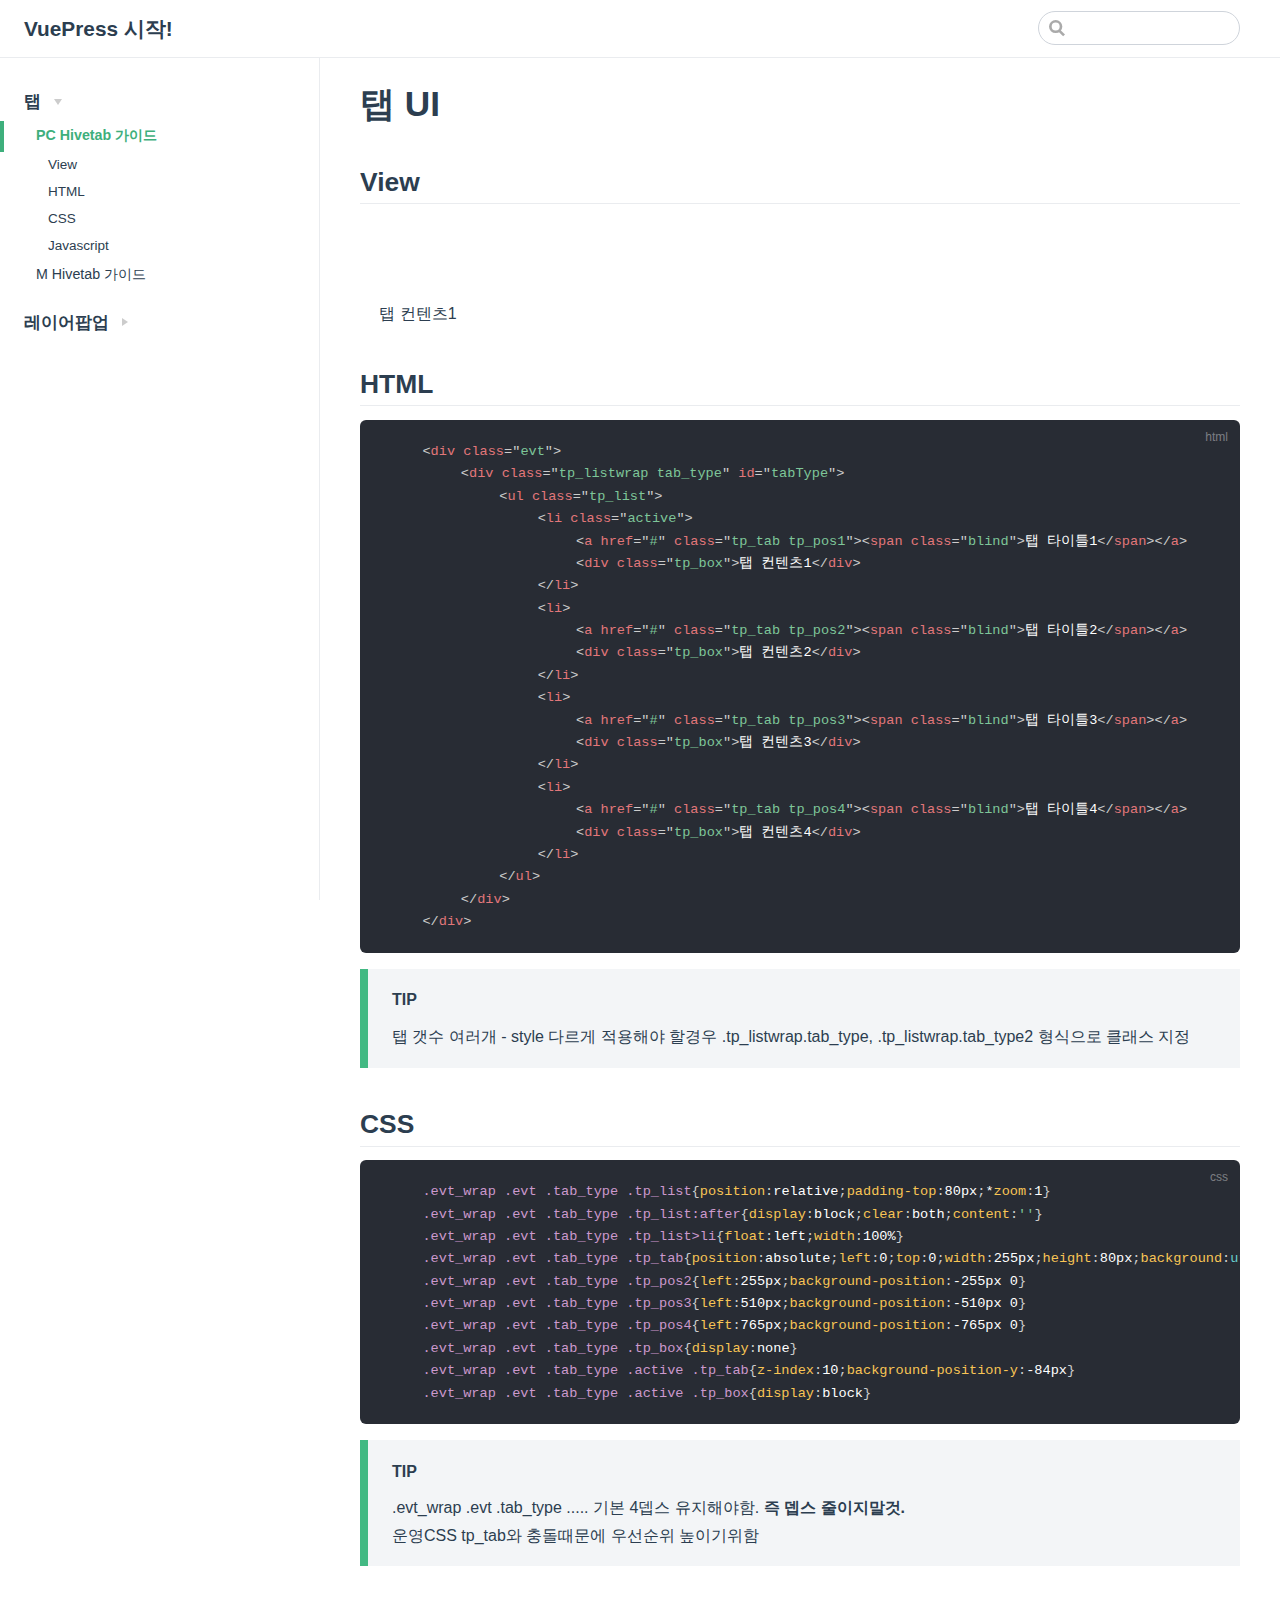
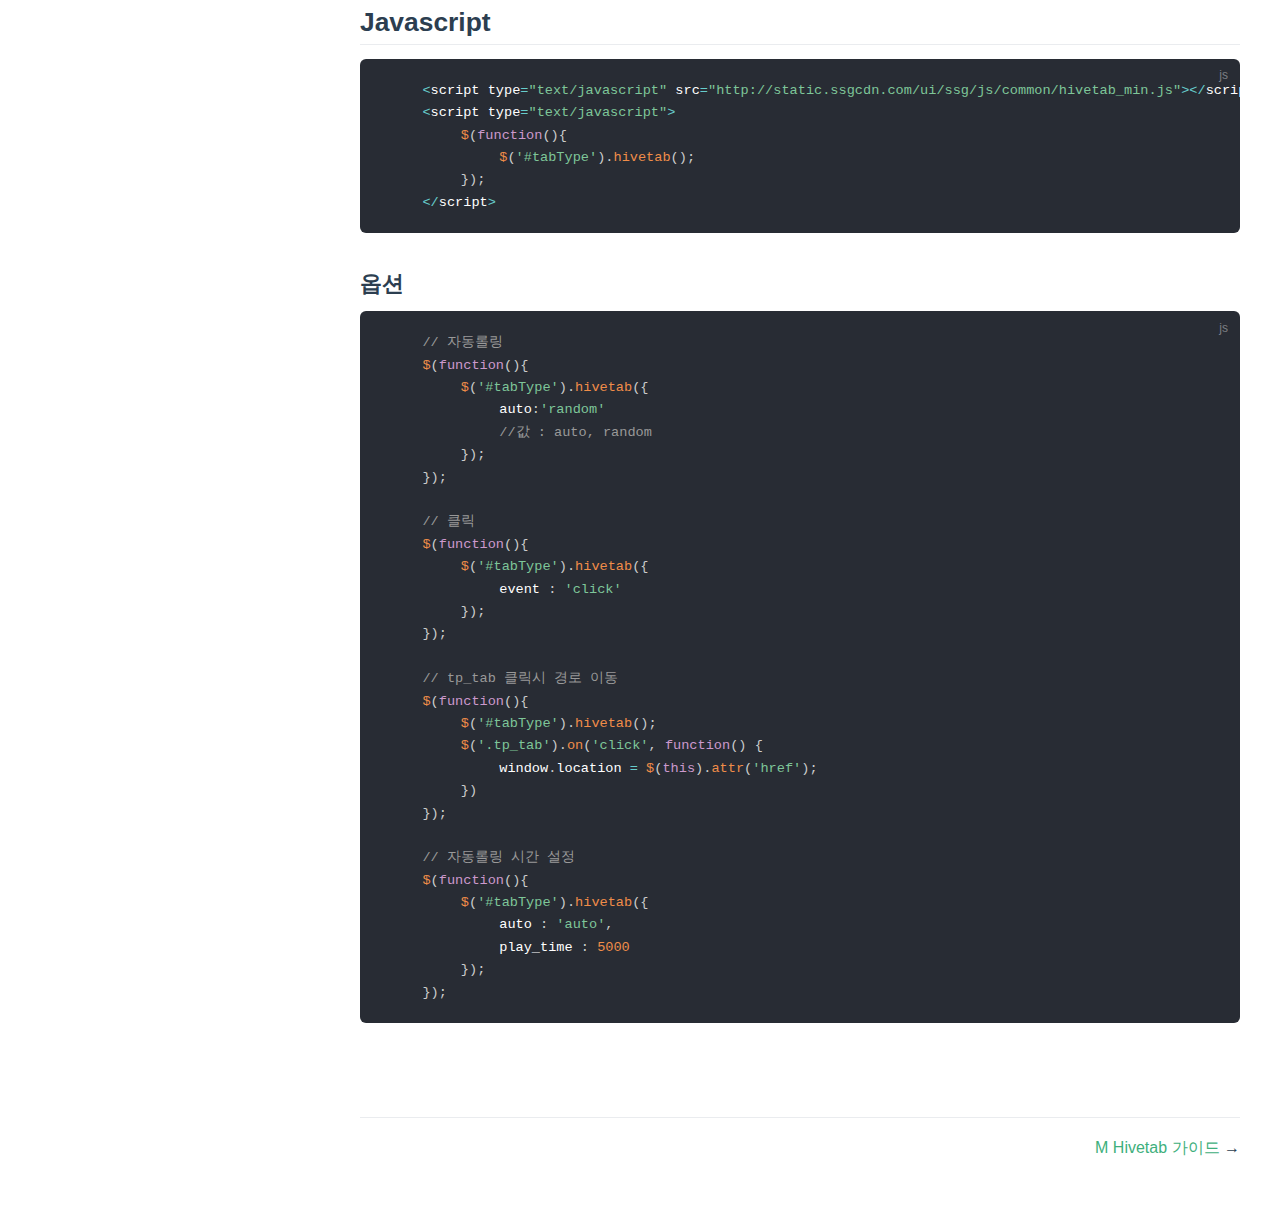
<file: tab/guide01.html>
<!DOCTYPE html>
<html lang="en-US">
  <head>
    <meta charset="utf-8">
    <meta name="viewport" content="width=device-width,initial-scale=1">
    <title>탭 UI | VuePress 시작!</title>
    <meta name="description" content="Hello World">
    <link rel="icon" href="/logo.png">
  <link rel="manifest" href="/manifest.json">
    
    <link rel="preload" href="/assets/css/0.styles.cef34ec0.css" as="style"><link rel="preload" href="/assets/js/app.9c947816.js" as="script"><link rel="preload" href="/assets/js/2.3a120dc6.js" as="script"><link rel="preload" href="/assets/js/17.04fb53ea.js" as="script"><link rel="preload" href="/assets/js/3.47f93baa.js" as="script"><link rel="prefetch" href="/assets/js/10.7f5af853.js"><link rel="prefetch" href="/assets/js/11.934fb8f4.js"><link rel="prefetch" href="/assets/js/12.13b55deb.js"><link rel="prefetch" href="/assets/js/13.2c950e81.js"><link rel="prefetch" href="/assets/js/14.a6c77317.js"><link rel="prefetch" href="/assets/js/15.97f7cdb0.js"><link rel="prefetch" href="/assets/js/16.90e3beb2.js"><link rel="prefetch" href="/assets/js/18.b21671e8.js"><link rel="prefetch" href="/assets/js/19.6a73c842.js"><link rel="prefetch" href="/assets/js/4.bf6a7e9e.js"><link rel="prefetch" href="/assets/js/5.c195b4c1.js"><link rel="prefetch" href="/assets/js/6.0860b064.js"><link rel="prefetch" href="/assets/js/7.a1afd840.js"><link rel="prefetch" href="/assets/js/8.d07837b8.js"><link rel="prefetch" href="/assets/js/9.7c7933c9.js">
    <link rel="stylesheet" href="/assets/css/0.styles.cef34ec0.css">
  </head>
  <body>
    <div id="app" data-server-rendered="true"><div class="theme-container"><header class="navbar"><div class="sidebar-button"><svg xmlns="http://www.w3.org/2000/svg" aria-hidden="true" role="img" viewBox="0 0 448 512" class="icon"><path fill="currentColor" d="M436 124H12c-6.627 0-12-5.373-12-12V80c0-6.627 5.373-12 12-12h424c6.627 0 12 5.373 12 12v32c0 6.627-5.373 12-12 12zm0 160H12c-6.627 0-12-5.373-12-12v-32c0-6.627 5.373-12 12-12h424c6.627 0 12 5.373 12 12v32c0 6.627-5.373 12-12 12zm0 160H12c-6.627 0-12-5.373-12-12v-32c0-6.627 5.373-12 12-12h424c6.627 0 12 5.373 12 12v32c0 6.627-5.373 12-12 12z"></path></svg></div> <a href="/" class="home-link router-link-active"><!----> <span class="site-name">VuePress 시작!</span></a> <div class="links"><div class="search-box"><input aria-label="Search" autocomplete="off" spellcheck="false" value=""> <!----></div> <!----></div></header> <div class="sidebar-mask"></div> <aside class="sidebar"><!---->  <ul class="sidebar-links"><li><section class="sidebar-group collapsable depth-0"><p class="sidebar-heading open"><span>탭</span> <span class="arrow down"></span></p> <ul class="sidebar-links sidebar-group-items"><li><a href="/tab/guide01.html" class="active sidebar-link">PC Hivetab 가이드</a><ul class="sidebar-sub-headers"><li class="sidebar-sub-header"><a href="/tab/guide01.html#view" class="sidebar-link">View</a></li><li class="sidebar-sub-header"><a href="/tab/guide01.html#html" class="sidebar-link">HTML</a></li><li class="sidebar-sub-header"><a href="/tab/guide01.html#css" class="sidebar-link">CSS</a></li><li class="sidebar-sub-header"><a href="/tab/guide01.html#javascript" class="sidebar-link">Javascript</a></li></ul></li><li><a href="/tab/guide02.html" class="sidebar-link">M Hivetab 가이드</a></li></ul></section></li><li><section class="sidebar-group collapsable depth-0"><p class="sidebar-heading"><span>레이어팝업</span> <span class="arrow right"></span></p> <!----></section></li></ul> </aside> <main class="page"> <div class="content default"><h1 id="탭-ui"><a href="#탭-ui" aria-hidden="true" class="header-anchor">#</a> 탭 UI</h1> <h2 id="view"><a href="#view" aria-hidden="true" class="header-anchor">#</a> View</h2> <div class="evt" data-v-340967a2><div id="tabType" class="tp_listwrap tab_type" data-v-340967a2><ul class="tp_list" data-v-340967a2><li class="active" data-v-340967a2><a href="#" class="tp_tab tp_pos1" data-v-340967a2><span class="blind" data-v-340967a2>탭 타이틀1</span></a> <div class="tp_box" data-v-340967a2>탭 컨텐츠1</div></li> <li data-v-340967a2><a href="#" class="tp_tab tp_pos2" data-v-340967a2><span class="blind" data-v-340967a2>탭 타이틀2</span></a> <div class="tp_box" data-v-340967a2>탭 컨텐츠2</div></li> <li data-v-340967a2><a href="#" class="tp_tab tp_pos3" data-v-340967a2><span class="blind" data-v-340967a2>탭 타이틀3</span></a> <div class="tp_box" data-v-340967a2>탭 컨텐츠3</div></li> <li data-v-340967a2><a href="#" class="tp_tab tp_pos4" data-v-340967a2><span class="blind" data-v-340967a2>탭 타이틀4</span></a> <div class="tp_box" data-v-340967a2>탭 컨텐츠4</div></li></ul></div></div> <h2 id="html"><a href="#html" aria-hidden="true" class="header-anchor">#</a> HTML</h2> <div class="language-html extra-class"><pre class="language-html"><code>	<span class="token tag"><span class="token tag"><span class="token punctuation">&lt;</span>div</span> <span class="token attr-name">class</span><span class="token attr-value"><span class="token punctuation">=</span><span class="token punctuation">&quot;</span>evt<span class="token punctuation">&quot;</span></span><span class="token punctuation">&gt;</span></span>
		<span class="token tag"><span class="token tag"><span class="token punctuation">&lt;</span>div</span> <span class="token attr-name">class</span><span class="token attr-value"><span class="token punctuation">=</span><span class="token punctuation">&quot;</span>tp_listwrap tab_type<span class="token punctuation">&quot;</span></span> <span class="token attr-name">id</span><span class="token attr-value"><span class="token punctuation">=</span><span class="token punctuation">&quot;</span>tabType<span class="token punctuation">&quot;</span></span><span class="token punctuation">&gt;</span></span>
			<span class="token tag"><span class="token tag"><span class="token punctuation">&lt;</span>ul</span> <span class="token attr-name">class</span><span class="token attr-value"><span class="token punctuation">=</span><span class="token punctuation">&quot;</span>tp_list<span class="token punctuation">&quot;</span></span><span class="token punctuation">&gt;</span></span>
				<span class="token tag"><span class="token tag"><span class="token punctuation">&lt;</span>li</span> <span class="token attr-name">class</span><span class="token attr-value"><span class="token punctuation">=</span><span class="token punctuation">&quot;</span>active<span class="token punctuation">&quot;</span></span><span class="token punctuation">&gt;</span></span>
					<span class="token tag"><span class="token tag"><span class="token punctuation">&lt;</span>a</span> <span class="token attr-name">href</span><span class="token attr-value"><span class="token punctuation">=</span><span class="token punctuation">&quot;</span>#<span class="token punctuation">&quot;</span></span> <span class="token attr-name">class</span><span class="token attr-value"><span class="token punctuation">=</span><span class="token punctuation">&quot;</span>tp_tab tp_pos1<span class="token punctuation">&quot;</span></span><span class="token punctuation">&gt;</span></span><span class="token tag"><span class="token tag"><span class="token punctuation">&lt;</span>span</span> <span class="token attr-name">class</span><span class="token attr-value"><span class="token punctuation">=</span><span class="token punctuation">&quot;</span>blind<span class="token punctuation">&quot;</span></span><span class="token punctuation">&gt;</span></span>탭 타이틀1<span class="token tag"><span class="token tag"><span class="token punctuation">&lt;/</span>span</span><span class="token punctuation">&gt;</span></span><span class="token tag"><span class="token tag"><span class="token punctuation">&lt;/</span>a</span><span class="token punctuation">&gt;</span></span>
					<span class="token tag"><span class="token tag"><span class="token punctuation">&lt;</span>div</span> <span class="token attr-name">class</span><span class="token attr-value"><span class="token punctuation">=</span><span class="token punctuation">&quot;</span>tp_box<span class="token punctuation">&quot;</span></span><span class="token punctuation">&gt;</span></span>탭 컨텐츠1<span class="token tag"><span class="token tag"><span class="token punctuation">&lt;/</span>div</span><span class="token punctuation">&gt;</span></span>
				<span class="token tag"><span class="token tag"><span class="token punctuation">&lt;/</span>li</span><span class="token punctuation">&gt;</span></span>
				<span class="token tag"><span class="token tag"><span class="token punctuation">&lt;</span>li</span><span class="token punctuation">&gt;</span></span>
					<span class="token tag"><span class="token tag"><span class="token punctuation">&lt;</span>a</span> <span class="token attr-name">href</span><span class="token attr-value"><span class="token punctuation">=</span><span class="token punctuation">&quot;</span>#<span class="token punctuation">&quot;</span></span> <span class="token attr-name">class</span><span class="token attr-value"><span class="token punctuation">=</span><span class="token punctuation">&quot;</span>tp_tab tp_pos2<span class="token punctuation">&quot;</span></span><span class="token punctuation">&gt;</span></span><span class="token tag"><span class="token tag"><span class="token punctuation">&lt;</span>span</span> <span class="token attr-name">class</span><span class="token attr-value"><span class="token punctuation">=</span><span class="token punctuation">&quot;</span>blind<span class="token punctuation">&quot;</span></span><span class="token punctuation">&gt;</span></span>탭 타이틀2<span class="token tag"><span class="token tag"><span class="token punctuation">&lt;/</span>span</span><span class="token punctuation">&gt;</span></span><span class="token tag"><span class="token tag"><span class="token punctuation">&lt;/</span>a</span><span class="token punctuation">&gt;</span></span>
					<span class="token tag"><span class="token tag"><span class="token punctuation">&lt;</span>div</span> <span class="token attr-name">class</span><span class="token attr-value"><span class="token punctuation">=</span><span class="token punctuation">&quot;</span>tp_box<span class="token punctuation">&quot;</span></span><span class="token punctuation">&gt;</span></span>탭 컨텐츠2<span class="token tag"><span class="token tag"><span class="token punctuation">&lt;/</span>div</span><span class="token punctuation">&gt;</span></span>
				<span class="token tag"><span class="token tag"><span class="token punctuation">&lt;/</span>li</span><span class="token punctuation">&gt;</span></span>
				<span class="token tag"><span class="token tag"><span class="token punctuation">&lt;</span>li</span><span class="token punctuation">&gt;</span></span>
					<span class="token tag"><span class="token tag"><span class="token punctuation">&lt;</span>a</span> <span class="token attr-name">href</span><span class="token attr-value"><span class="token punctuation">=</span><span class="token punctuation">&quot;</span>#<span class="token punctuation">&quot;</span></span> <span class="token attr-name">class</span><span class="token attr-value"><span class="token punctuation">=</span><span class="token punctuation">&quot;</span>tp_tab tp_pos3<span class="token punctuation">&quot;</span></span><span class="token punctuation">&gt;</span></span><span class="token tag"><span class="token tag"><span class="token punctuation">&lt;</span>span</span> <span class="token attr-name">class</span><span class="token attr-value"><span class="token punctuation">=</span><span class="token punctuation">&quot;</span>blind<span class="token punctuation">&quot;</span></span><span class="token punctuation">&gt;</span></span>탭 타이틀3<span class="token tag"><span class="token tag"><span class="token punctuation">&lt;/</span>span</span><span class="token punctuation">&gt;</span></span><span class="token tag"><span class="token tag"><span class="token punctuation">&lt;/</span>a</span><span class="token punctuation">&gt;</span></span>
					<span class="token tag"><span class="token tag"><span class="token punctuation">&lt;</span>div</span> <span class="token attr-name">class</span><span class="token attr-value"><span class="token punctuation">=</span><span class="token punctuation">&quot;</span>tp_box<span class="token punctuation">&quot;</span></span><span class="token punctuation">&gt;</span></span>탭 컨텐츠3<span class="token tag"><span class="token tag"><span class="token punctuation">&lt;/</span>div</span><span class="token punctuation">&gt;</span></span>
				<span class="token tag"><span class="token tag"><span class="token punctuation">&lt;/</span>li</span><span class="token punctuation">&gt;</span></span>
				<span class="token tag"><span class="token tag"><span class="token punctuation">&lt;</span>li</span><span class="token punctuation">&gt;</span></span>
					<span class="token tag"><span class="token tag"><span class="token punctuation">&lt;</span>a</span> <span class="token attr-name">href</span><span class="token attr-value"><span class="token punctuation">=</span><span class="token punctuation">&quot;</span>#<span class="token punctuation">&quot;</span></span> <span class="token attr-name">class</span><span class="token attr-value"><span class="token punctuation">=</span><span class="token punctuation">&quot;</span>tp_tab tp_pos4<span class="token punctuation">&quot;</span></span><span class="token punctuation">&gt;</span></span><span class="token tag"><span class="token tag"><span class="token punctuation">&lt;</span>span</span> <span class="token attr-name">class</span><span class="token attr-value"><span class="token punctuation">=</span><span class="token punctuation">&quot;</span>blind<span class="token punctuation">&quot;</span></span><span class="token punctuation">&gt;</span></span>탭 타이틀4<span class="token tag"><span class="token tag"><span class="token punctuation">&lt;/</span>span</span><span class="token punctuation">&gt;</span></span><span class="token tag"><span class="token tag"><span class="token punctuation">&lt;/</span>a</span><span class="token punctuation">&gt;</span></span>
					<span class="token tag"><span class="token tag"><span class="token punctuation">&lt;</span>div</span> <span class="token attr-name">class</span><span class="token attr-value"><span class="token punctuation">=</span><span class="token punctuation">&quot;</span>tp_box<span class="token punctuation">&quot;</span></span><span class="token punctuation">&gt;</span></span>탭 컨텐츠4<span class="token tag"><span class="token tag"><span class="token punctuation">&lt;/</span>div</span><span class="token punctuation">&gt;</span></span>
				<span class="token tag"><span class="token tag"><span class="token punctuation">&lt;/</span>li</span><span class="token punctuation">&gt;</span></span>
			<span class="token tag"><span class="token tag"><span class="token punctuation">&lt;/</span>ul</span><span class="token punctuation">&gt;</span></span>
		<span class="token tag"><span class="token tag"><span class="token punctuation">&lt;/</span>div</span><span class="token punctuation">&gt;</span></span>
	<span class="token tag"><span class="token tag"><span class="token punctuation">&lt;/</span>div</span><span class="token punctuation">&gt;</span></span>
</code></pre></div><div class="tip custom-block"><p class="custom-block-title">TIP</p> <p>탭 갯수 여러개 - style 다르게 적용해야 할경우 .tp_listwrap.tab_type, .tp_listwrap.tab_type2 형식으로 클래스 지정</p></div> <h2 id="css"><a href="#css" aria-hidden="true" class="header-anchor">#</a> CSS</h2> <div class="language-css extra-class"><pre class="language-css"><code>	<span class="token selector">.evt_wrap .evt .tab_type .tp_list</span><span class="token punctuation">{</span><span class="token property">position</span><span class="token punctuation">:</span>relative<span class="token punctuation">;</span><span class="token property">padding-top</span><span class="token punctuation">:</span>80px<span class="token punctuation">;</span>*<span class="token property">zoom</span><span class="token punctuation">:</span>1<span class="token punctuation">}</span>
	<span class="token selector">.evt_wrap .evt .tab_type .tp_list:after</span><span class="token punctuation">{</span><span class="token property">display</span><span class="token punctuation">:</span>block<span class="token punctuation">;</span><span class="token property">clear</span><span class="token punctuation">:</span>both<span class="token punctuation">;</span><span class="token property">content</span><span class="token punctuation">:</span><span class="token string">''</span><span class="token punctuation">}</span>
	<span class="token selector">.evt_wrap .evt .tab_type .tp_list&gt;li</span><span class="token punctuation">{</span><span class="token property">float</span><span class="token punctuation">:</span>left<span class="token punctuation">;</span><span class="token property">width</span><span class="token punctuation">:</span>100%<span class="token punctuation">}</span>
	<span class="token selector">.evt_wrap .evt .tab_type .tp_tab</span><span class="token punctuation">{</span><span class="token property">position</span><span class="token punctuation">:</span>absolute<span class="token punctuation">;</span><span class="token property">left</span><span class="token punctuation">:</span>0<span class="token punctuation">;</span><span class="token property">top</span><span class="token punctuation">:</span>0<span class="token punctuation">;</span><span class="token property">width</span><span class="token punctuation">:</span>255px<span class="token punctuation">;</span><span class="token property">height</span><span class="token punctuation">:</span>80px<span class="token punctuation">;</span><span class="token property">background</span><span class="token punctuation">:</span><span class="token url">url(http://static.ssgcdn.com/ui/ssg/img/promotion/2018/180219_stressg/sp_tab.png)</span> no-repeat<span class="token punctuation">}</span>
	<span class="token selector">.evt_wrap .evt .tab_type .tp_pos2</span><span class="token punctuation">{</span><span class="token property">left</span><span class="token punctuation">:</span>255px<span class="token punctuation">;</span><span class="token property">background-position</span><span class="token punctuation">:</span>-255px 0<span class="token punctuation">}</span>
	<span class="token selector">.evt_wrap .evt .tab_type .tp_pos3</span><span class="token punctuation">{</span><span class="token property">left</span><span class="token punctuation">:</span>510px<span class="token punctuation">;</span><span class="token property">background-position</span><span class="token punctuation">:</span>-510px 0<span class="token punctuation">}</span>
	<span class="token selector">.evt_wrap .evt .tab_type .tp_pos4</span><span class="token punctuation">{</span><span class="token property">left</span><span class="token punctuation">:</span>765px<span class="token punctuation">;</span><span class="token property">background-position</span><span class="token punctuation">:</span>-765px 0<span class="token punctuation">}</span>
	<span class="token selector">.evt_wrap .evt .tab_type .tp_box</span><span class="token punctuation">{</span><span class="token property">display</span><span class="token punctuation">:</span>none<span class="token punctuation">}</span>
	<span class="token selector">.evt_wrap .evt .tab_type .active .tp_tab</span><span class="token punctuation">{</span><span class="token property">z-index</span><span class="token punctuation">:</span>10<span class="token punctuation">;</span><span class="token property">background-position-y</span><span class="token punctuation">:</span>-84px<span class="token punctuation">}</span>
	<span class="token selector">.evt_wrap .evt .tab_type .active .tp_box</span><span class="token punctuation">{</span><span class="token property">display</span><span class="token punctuation">:</span>block<span class="token punctuation">}</span>
</code></pre></div><div class="tip custom-block"><p class="custom-block-title">TIP</p> <p>.evt_wrap .evt .tab_type ..... 기본 4뎁스 유지해야함. <strong>즉 뎁스 줄이지말것.</strong><br>
운영CSS tp_tab와 충돌때문에 우선순위 높이기위함</p></div> <h2 id="javascript"><a href="#javascript" aria-hidden="true" class="header-anchor">#</a> Javascript</h2> <div class="language-js extra-class"><pre class="language-js"><code>	<span class="token operator">&lt;</span>script type<span class="token operator">=</span><span class="token string">&quot;text/javascript&quot;</span> src<span class="token operator">=</span><span class="token string">&quot;http://static.ssgcdn.com/ui/ssg/js/common/hivetab_min.js&quot;</span><span class="token operator">&gt;</span><span class="token operator">&lt;</span><span class="token operator">/</span>script<span class="token operator">&gt;</span>
	<span class="token operator">&lt;</span>script type<span class="token operator">=</span><span class="token string">&quot;text/javascript&quot;</span><span class="token operator">&gt;</span>
		<span class="token function">$</span><span class="token punctuation">(</span><span class="token keyword">function</span><span class="token punctuation">(</span><span class="token punctuation">)</span><span class="token punctuation">{</span>
			<span class="token function">$</span><span class="token punctuation">(</span><span class="token string">'#tabType'</span><span class="token punctuation">)</span><span class="token punctuation">.</span><span class="token function">hivetab</span><span class="token punctuation">(</span><span class="token punctuation">)</span><span class="token punctuation">;</span>
		<span class="token punctuation">}</span><span class="token punctuation">)</span><span class="token punctuation">;</span>
	<span class="token operator">&lt;</span><span class="token operator">/</span>script<span class="token operator">&gt;</span>
</code></pre></div><h3 id="옵션"><a href="#옵션" aria-hidden="true" class="header-anchor">#</a> 옵션</h3> <div class="language-js extra-class"><pre class="language-js"><code>	<span class="token comment">// 자동롤링</span>
	<span class="token function">$</span><span class="token punctuation">(</span><span class="token keyword">function</span><span class="token punctuation">(</span><span class="token punctuation">)</span><span class="token punctuation">{</span>
		<span class="token function">$</span><span class="token punctuation">(</span><span class="token string">'#tabType'</span><span class="token punctuation">)</span><span class="token punctuation">.</span><span class="token function">hivetab</span><span class="token punctuation">(</span><span class="token punctuation">{</span>
			auto<span class="token punctuation">:</span><span class="token string">'random'</span>
			<span class="token comment">//값 : auto, random</span>
		<span class="token punctuation">}</span><span class="token punctuation">)</span><span class="token punctuation">;</span>
	<span class="token punctuation">}</span><span class="token punctuation">)</span><span class="token punctuation">;</span>

	<span class="token comment">// 클릭</span>
	<span class="token function">$</span><span class="token punctuation">(</span><span class="token keyword">function</span><span class="token punctuation">(</span><span class="token punctuation">)</span><span class="token punctuation">{</span>
		<span class="token function">$</span><span class="token punctuation">(</span><span class="token string">'#tabType'</span><span class="token punctuation">)</span><span class="token punctuation">.</span><span class="token function">hivetab</span><span class="token punctuation">(</span><span class="token punctuation">{</span>
			event <span class="token punctuation">:</span> <span class="token string">'click'</span>
		<span class="token punctuation">}</span><span class="token punctuation">)</span><span class="token punctuation">;</span>
	<span class="token punctuation">}</span><span class="token punctuation">)</span><span class="token punctuation">;</span>

	<span class="token comment">// tp_tab 클릭시 경로 이동</span>
	<span class="token function">$</span><span class="token punctuation">(</span><span class="token keyword">function</span><span class="token punctuation">(</span><span class="token punctuation">)</span><span class="token punctuation">{</span>
		<span class="token function">$</span><span class="token punctuation">(</span><span class="token string">'#tabType'</span><span class="token punctuation">)</span><span class="token punctuation">.</span><span class="token function">hivetab</span><span class="token punctuation">(</span><span class="token punctuation">)</span><span class="token punctuation">;</span>
		<span class="token function">$</span><span class="token punctuation">(</span><span class="token string">'.tp_tab'</span><span class="token punctuation">)</span><span class="token punctuation">.</span><span class="token function">on</span><span class="token punctuation">(</span><span class="token string">'click'</span><span class="token punctuation">,</span> <span class="token keyword">function</span><span class="token punctuation">(</span><span class="token punctuation">)</span> <span class="token punctuation">{</span>
			window<span class="token punctuation">.</span>location <span class="token operator">=</span> <span class="token function">$</span><span class="token punctuation">(</span><span class="token keyword">this</span><span class="token punctuation">)</span><span class="token punctuation">.</span><span class="token function">attr</span><span class="token punctuation">(</span><span class="token string">'href'</span><span class="token punctuation">)</span><span class="token punctuation">;</span>
		<span class="token punctuation">}</span><span class="token punctuation">)</span>
	<span class="token punctuation">}</span><span class="token punctuation">)</span><span class="token punctuation">;</span>

	<span class="token comment">// 자동롤링 시간 설정</span>
	<span class="token function">$</span><span class="token punctuation">(</span><span class="token keyword">function</span><span class="token punctuation">(</span><span class="token punctuation">)</span><span class="token punctuation">{</span>
		<span class="token function">$</span><span class="token punctuation">(</span><span class="token string">'#tabType'</span><span class="token punctuation">)</span><span class="token punctuation">.</span><span class="token function">hivetab</span><span class="token punctuation">(</span><span class="token punctuation">{</span>
			auto <span class="token punctuation">:</span> <span class="token string">'auto'</span><span class="token punctuation">,</span>
			play_time <span class="token punctuation">:</span> <span class="token number">5000</span>
		<span class="token punctuation">}</span><span class="token punctuation">)</span><span class="token punctuation">;</span>
	<span class="token punctuation">}</span><span class="token punctuation">)</span><span class="token punctuation">;</span>
</code></pre></div></div> <footer class="page-edit"><!----> <!----></footer> <div class="page-nav"><p class="inner"><!----> <span class="next"><a href="/tab/guide02.html">
          M Hivetab 가이드
        </a>
        →
      </span></p></div> </main></div><div class="global-ui"><!----></div></div>
    <script src="/assets/js/app.9c947816.js" defer></script><script src="/assets/js/2.3a120dc6.js" defer></script><script src="/assets/js/17.04fb53ea.js" defer></script><script src="/assets/js/3.47f93baa.js" defer></script>
  </body>
</html>
</file>
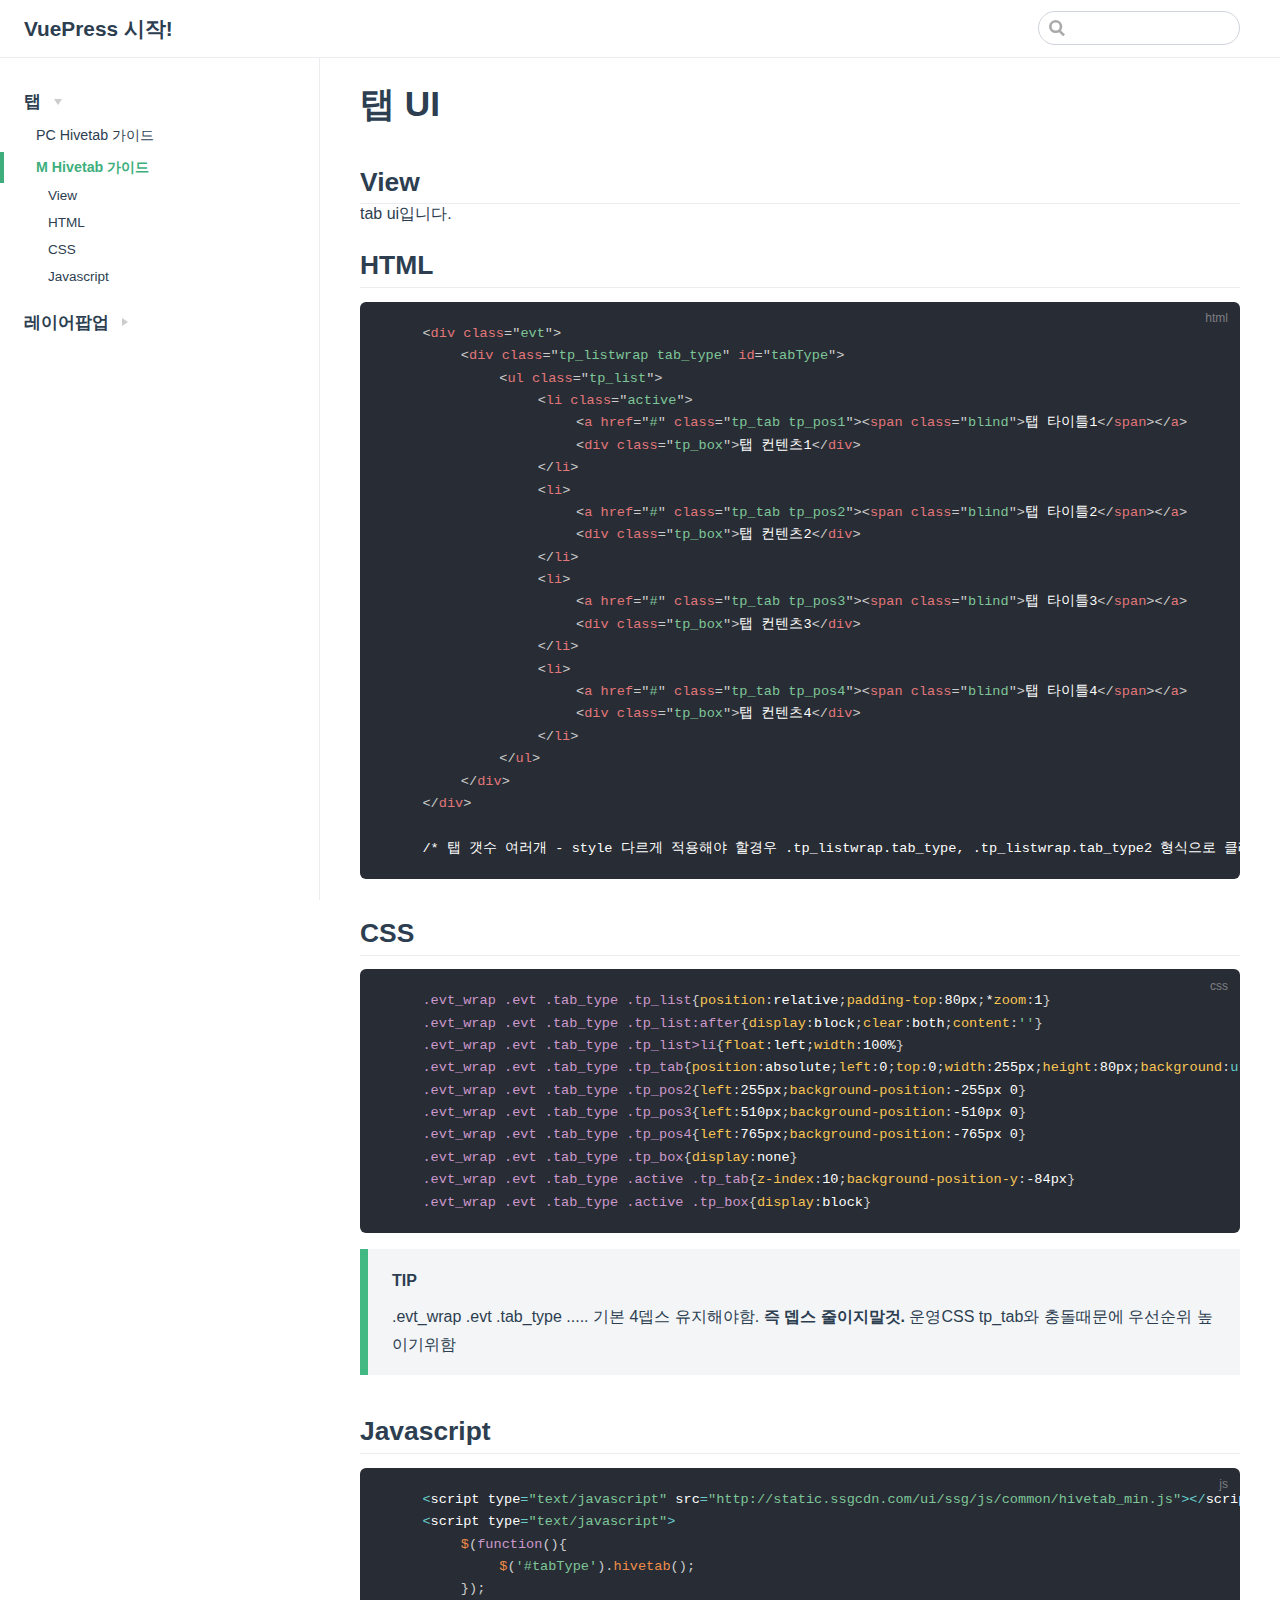
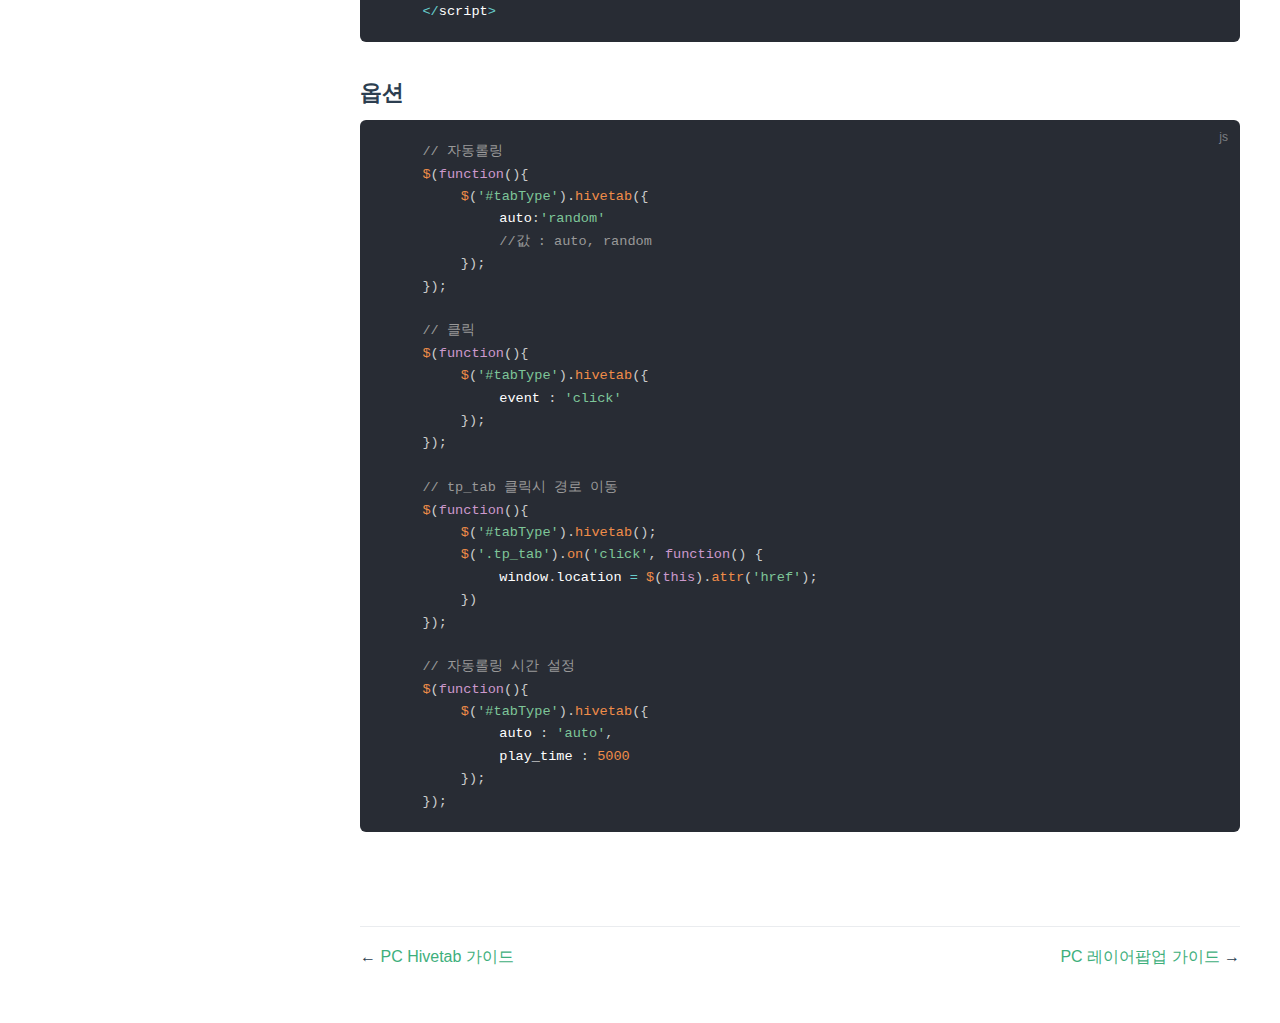
<file: tab/guide02.html>
<!DOCTYPE html>
<html lang="en-US">
  <head>
    <meta charset="utf-8">
    <meta name="viewport" content="width=device-width,initial-scale=1">
    <title>탭 UI | VuePress 시작!</title>
    <meta name="description" content="Hello World">
    <link rel="icon" href="/logo.png">
  <link rel="manifest" href="/manifest.json">
    
    <link rel="preload" href="/assets/css/0.styles.cef34ec0.css" as="style"><link rel="preload" href="/assets/js/app.9c947816.js" as="script"><link rel="preload" href="/assets/js/2.3a120dc6.js" as="script"><link rel="preload" href="/assets/js/18.b21671e8.js" as="script"><link rel="prefetch" href="/assets/js/10.7f5af853.js"><link rel="prefetch" href="/assets/js/11.934fb8f4.js"><link rel="prefetch" href="/assets/js/12.13b55deb.js"><link rel="prefetch" href="/assets/js/13.2c950e81.js"><link rel="prefetch" href="/assets/js/14.a6c77317.js"><link rel="prefetch" href="/assets/js/15.97f7cdb0.js"><link rel="prefetch" href="/assets/js/16.90e3beb2.js"><link rel="prefetch" href="/assets/js/17.04fb53ea.js"><link rel="prefetch" href="/assets/js/19.6a73c842.js"><link rel="prefetch" href="/assets/js/3.47f93baa.js"><link rel="prefetch" href="/assets/js/4.bf6a7e9e.js"><link rel="prefetch" href="/assets/js/5.c195b4c1.js"><link rel="prefetch" href="/assets/js/6.0860b064.js"><link rel="prefetch" href="/assets/js/7.a1afd840.js"><link rel="prefetch" href="/assets/js/8.d07837b8.js"><link rel="prefetch" href="/assets/js/9.7c7933c9.js">
    <link rel="stylesheet" href="/assets/css/0.styles.cef34ec0.css">
  </head>
  <body>
    <div id="app" data-server-rendered="true"><div class="theme-container"><header class="navbar"><div class="sidebar-button"><svg xmlns="http://www.w3.org/2000/svg" aria-hidden="true" role="img" viewBox="0 0 448 512" class="icon"><path fill="currentColor" d="M436 124H12c-6.627 0-12-5.373-12-12V80c0-6.627 5.373-12 12-12h424c6.627 0 12 5.373 12 12v32c0 6.627-5.373 12-12 12zm0 160H12c-6.627 0-12-5.373-12-12v-32c0-6.627 5.373-12 12-12h424c6.627 0 12 5.373 12 12v32c0 6.627-5.373 12-12 12zm0 160H12c-6.627 0-12-5.373-12-12v-32c0-6.627 5.373-12 12-12h424c6.627 0 12 5.373 12 12v32c0 6.627-5.373 12-12 12z"></path></svg></div> <a href="/" class="home-link router-link-active"><!----> <span class="site-name">VuePress 시작!</span></a> <div class="links"><div class="search-box"><input aria-label="Search" autocomplete="off" spellcheck="false" value=""> <!----></div> <!----></div></header> <div class="sidebar-mask"></div> <aside class="sidebar"><!---->  <ul class="sidebar-links"><li><section class="sidebar-group collapsable depth-0"><p class="sidebar-heading open"><span>탭</span> <span class="arrow down"></span></p> <ul class="sidebar-links sidebar-group-items"><li><a href="/tab/guide01.html" class="sidebar-link">PC Hivetab 가이드</a></li><li><a href="/tab/guide02.html" class="active sidebar-link">M Hivetab 가이드</a><ul class="sidebar-sub-headers"><li class="sidebar-sub-header"><a href="/tab/guide02.html#view" class="sidebar-link">View</a></li><li class="sidebar-sub-header"><a href="/tab/guide02.html#html" class="sidebar-link">HTML</a></li><li class="sidebar-sub-header"><a href="/tab/guide02.html#css" class="sidebar-link">CSS</a></li><li class="sidebar-sub-header"><a href="/tab/guide02.html#javascript" class="sidebar-link">Javascript</a></li></ul></li></ul></section></li><li><section class="sidebar-group collapsable depth-0"><p class="sidebar-heading"><span>레이어팝업</span> <span class="arrow right"></span></p> <!----></section></li></ul> </aside> <main class="page"> <div class="content default"><h1 id="탭-ui"><a href="#탭-ui" aria-hidden="true" class="header-anchor">#</a> 탭 UI</h1> <h2 id="view"><a href="#view" aria-hidden="true" class="header-anchor">#</a> View</h2> <div>tab ui입니다.</div> <h2 id="html"><a href="#html" aria-hidden="true" class="header-anchor">#</a> HTML</h2> <div class="language-html extra-class"><pre class="language-html"><code>	<span class="token tag"><span class="token tag"><span class="token punctuation">&lt;</span>div</span> <span class="token attr-name">class</span><span class="token attr-value"><span class="token punctuation">=</span><span class="token punctuation">&quot;</span>evt<span class="token punctuation">&quot;</span></span><span class="token punctuation">&gt;</span></span>
		<span class="token tag"><span class="token tag"><span class="token punctuation">&lt;</span>div</span> <span class="token attr-name">class</span><span class="token attr-value"><span class="token punctuation">=</span><span class="token punctuation">&quot;</span>tp_listwrap tab_type<span class="token punctuation">&quot;</span></span> <span class="token attr-name">id</span><span class="token attr-value"><span class="token punctuation">=</span><span class="token punctuation">&quot;</span>tabType<span class="token punctuation">&quot;</span></span><span class="token punctuation">&gt;</span></span>
			<span class="token tag"><span class="token tag"><span class="token punctuation">&lt;</span>ul</span> <span class="token attr-name">class</span><span class="token attr-value"><span class="token punctuation">=</span><span class="token punctuation">&quot;</span>tp_list<span class="token punctuation">&quot;</span></span><span class="token punctuation">&gt;</span></span>
				<span class="token tag"><span class="token tag"><span class="token punctuation">&lt;</span>li</span> <span class="token attr-name">class</span><span class="token attr-value"><span class="token punctuation">=</span><span class="token punctuation">&quot;</span>active<span class="token punctuation">&quot;</span></span><span class="token punctuation">&gt;</span></span>
					<span class="token tag"><span class="token tag"><span class="token punctuation">&lt;</span>a</span> <span class="token attr-name">href</span><span class="token attr-value"><span class="token punctuation">=</span><span class="token punctuation">&quot;</span>#<span class="token punctuation">&quot;</span></span> <span class="token attr-name">class</span><span class="token attr-value"><span class="token punctuation">=</span><span class="token punctuation">&quot;</span>tp_tab tp_pos1<span class="token punctuation">&quot;</span></span><span class="token punctuation">&gt;</span></span><span class="token tag"><span class="token tag"><span class="token punctuation">&lt;</span>span</span> <span class="token attr-name">class</span><span class="token attr-value"><span class="token punctuation">=</span><span class="token punctuation">&quot;</span>blind<span class="token punctuation">&quot;</span></span><span class="token punctuation">&gt;</span></span>탭 타이틀1<span class="token tag"><span class="token tag"><span class="token punctuation">&lt;/</span>span</span><span class="token punctuation">&gt;</span></span><span class="token tag"><span class="token tag"><span class="token punctuation">&lt;/</span>a</span><span class="token punctuation">&gt;</span></span>
					<span class="token tag"><span class="token tag"><span class="token punctuation">&lt;</span>div</span> <span class="token attr-name">class</span><span class="token attr-value"><span class="token punctuation">=</span><span class="token punctuation">&quot;</span>tp_box<span class="token punctuation">&quot;</span></span><span class="token punctuation">&gt;</span></span>탭 컨텐츠1<span class="token tag"><span class="token tag"><span class="token punctuation">&lt;/</span>div</span><span class="token punctuation">&gt;</span></span>
				<span class="token tag"><span class="token tag"><span class="token punctuation">&lt;/</span>li</span><span class="token punctuation">&gt;</span></span>
				<span class="token tag"><span class="token tag"><span class="token punctuation">&lt;</span>li</span><span class="token punctuation">&gt;</span></span>
					<span class="token tag"><span class="token tag"><span class="token punctuation">&lt;</span>a</span> <span class="token attr-name">href</span><span class="token attr-value"><span class="token punctuation">=</span><span class="token punctuation">&quot;</span>#<span class="token punctuation">&quot;</span></span> <span class="token attr-name">class</span><span class="token attr-value"><span class="token punctuation">=</span><span class="token punctuation">&quot;</span>tp_tab tp_pos2<span class="token punctuation">&quot;</span></span><span class="token punctuation">&gt;</span></span><span class="token tag"><span class="token tag"><span class="token punctuation">&lt;</span>span</span> <span class="token attr-name">class</span><span class="token attr-value"><span class="token punctuation">=</span><span class="token punctuation">&quot;</span>blind<span class="token punctuation">&quot;</span></span><span class="token punctuation">&gt;</span></span>탭 타이틀2<span class="token tag"><span class="token tag"><span class="token punctuation">&lt;/</span>span</span><span class="token punctuation">&gt;</span></span><span class="token tag"><span class="token tag"><span class="token punctuation">&lt;/</span>a</span><span class="token punctuation">&gt;</span></span>
					<span class="token tag"><span class="token tag"><span class="token punctuation">&lt;</span>div</span> <span class="token attr-name">class</span><span class="token attr-value"><span class="token punctuation">=</span><span class="token punctuation">&quot;</span>tp_box<span class="token punctuation">&quot;</span></span><span class="token punctuation">&gt;</span></span>탭 컨텐츠2<span class="token tag"><span class="token tag"><span class="token punctuation">&lt;/</span>div</span><span class="token punctuation">&gt;</span></span>
				<span class="token tag"><span class="token tag"><span class="token punctuation">&lt;/</span>li</span><span class="token punctuation">&gt;</span></span>
				<span class="token tag"><span class="token tag"><span class="token punctuation">&lt;</span>li</span><span class="token punctuation">&gt;</span></span>
					<span class="token tag"><span class="token tag"><span class="token punctuation">&lt;</span>a</span> <span class="token attr-name">href</span><span class="token attr-value"><span class="token punctuation">=</span><span class="token punctuation">&quot;</span>#<span class="token punctuation">&quot;</span></span> <span class="token attr-name">class</span><span class="token attr-value"><span class="token punctuation">=</span><span class="token punctuation">&quot;</span>tp_tab tp_pos3<span class="token punctuation">&quot;</span></span><span class="token punctuation">&gt;</span></span><span class="token tag"><span class="token tag"><span class="token punctuation">&lt;</span>span</span> <span class="token attr-name">class</span><span class="token attr-value"><span class="token punctuation">=</span><span class="token punctuation">&quot;</span>blind<span class="token punctuation">&quot;</span></span><span class="token punctuation">&gt;</span></span>탭 타이틀3<span class="token tag"><span class="token tag"><span class="token punctuation">&lt;/</span>span</span><span class="token punctuation">&gt;</span></span><span class="token tag"><span class="token tag"><span class="token punctuation">&lt;/</span>a</span><span class="token punctuation">&gt;</span></span>
					<span class="token tag"><span class="token tag"><span class="token punctuation">&lt;</span>div</span> <span class="token attr-name">class</span><span class="token attr-value"><span class="token punctuation">=</span><span class="token punctuation">&quot;</span>tp_box<span class="token punctuation">&quot;</span></span><span class="token punctuation">&gt;</span></span>탭 컨텐츠3<span class="token tag"><span class="token tag"><span class="token punctuation">&lt;/</span>div</span><span class="token punctuation">&gt;</span></span>
				<span class="token tag"><span class="token tag"><span class="token punctuation">&lt;/</span>li</span><span class="token punctuation">&gt;</span></span>
				<span class="token tag"><span class="token tag"><span class="token punctuation">&lt;</span>li</span><span class="token punctuation">&gt;</span></span>
					<span class="token tag"><span class="token tag"><span class="token punctuation">&lt;</span>a</span> <span class="token attr-name">href</span><span class="token attr-value"><span class="token punctuation">=</span><span class="token punctuation">&quot;</span>#<span class="token punctuation">&quot;</span></span> <span class="token attr-name">class</span><span class="token attr-value"><span class="token punctuation">=</span><span class="token punctuation">&quot;</span>tp_tab tp_pos4<span class="token punctuation">&quot;</span></span><span class="token punctuation">&gt;</span></span><span class="token tag"><span class="token tag"><span class="token punctuation">&lt;</span>span</span> <span class="token attr-name">class</span><span class="token attr-value"><span class="token punctuation">=</span><span class="token punctuation">&quot;</span>blind<span class="token punctuation">&quot;</span></span><span class="token punctuation">&gt;</span></span>탭 타이틀4<span class="token tag"><span class="token tag"><span class="token punctuation">&lt;/</span>span</span><span class="token punctuation">&gt;</span></span><span class="token tag"><span class="token tag"><span class="token punctuation">&lt;/</span>a</span><span class="token punctuation">&gt;</span></span>
					<span class="token tag"><span class="token tag"><span class="token punctuation">&lt;</span>div</span> <span class="token attr-name">class</span><span class="token attr-value"><span class="token punctuation">=</span><span class="token punctuation">&quot;</span>tp_box<span class="token punctuation">&quot;</span></span><span class="token punctuation">&gt;</span></span>탭 컨텐츠4<span class="token tag"><span class="token tag"><span class="token punctuation">&lt;/</span>div</span><span class="token punctuation">&gt;</span></span>
				<span class="token tag"><span class="token tag"><span class="token punctuation">&lt;/</span>li</span><span class="token punctuation">&gt;</span></span>
			<span class="token tag"><span class="token tag"><span class="token punctuation">&lt;/</span>ul</span><span class="token punctuation">&gt;</span></span>
		<span class="token tag"><span class="token tag"><span class="token punctuation">&lt;/</span>div</span><span class="token punctuation">&gt;</span></span>
	<span class="token tag"><span class="token tag"><span class="token punctuation">&lt;/</span>div</span><span class="token punctuation">&gt;</span></span>

	/* 탭 갯수 여러개 - style 다르게 적용해야 할경우 .tp_listwrap.tab_type, .tp_listwrap.tab_type2 형식으로 클래스 지정 */
</code></pre></div><h2 id="css"><a href="#css" aria-hidden="true" class="header-anchor">#</a> CSS</h2> <div class="language-css extra-class"><pre class="language-css"><code>	<span class="token selector">.evt_wrap .evt .tab_type .tp_list</span><span class="token punctuation">{</span><span class="token property">position</span><span class="token punctuation">:</span>relative<span class="token punctuation">;</span><span class="token property">padding-top</span><span class="token punctuation">:</span>80px<span class="token punctuation">;</span>*<span class="token property">zoom</span><span class="token punctuation">:</span>1<span class="token punctuation">}</span>
	<span class="token selector">.evt_wrap .evt .tab_type .tp_list:after</span><span class="token punctuation">{</span><span class="token property">display</span><span class="token punctuation">:</span>block<span class="token punctuation">;</span><span class="token property">clear</span><span class="token punctuation">:</span>both<span class="token punctuation">;</span><span class="token property">content</span><span class="token punctuation">:</span><span class="token string">''</span><span class="token punctuation">}</span>
	<span class="token selector">.evt_wrap .evt .tab_type .tp_list&gt;li</span><span class="token punctuation">{</span><span class="token property">float</span><span class="token punctuation">:</span>left<span class="token punctuation">;</span><span class="token property">width</span><span class="token punctuation">:</span>100%<span class="token punctuation">}</span>
	<span class="token selector">.evt_wrap .evt .tab_type .tp_tab</span><span class="token punctuation">{</span><span class="token property">position</span><span class="token punctuation">:</span>absolute<span class="token punctuation">;</span><span class="token property">left</span><span class="token punctuation">:</span>0<span class="token punctuation">;</span><span class="token property">top</span><span class="token punctuation">:</span>0<span class="token punctuation">;</span><span class="token property">width</span><span class="token punctuation">:</span>255px<span class="token punctuation">;</span><span class="token property">height</span><span class="token punctuation">:</span>80px<span class="token punctuation">;</span><span class="token property">background</span><span class="token punctuation">:</span><span class="token url">url(http://static.ssgcdn.com/ui/ssg/img/promotion/2018/180219_stressg/sp_tab.png)</span> no-repeat<span class="token punctuation">}</span>
	<span class="token selector">.evt_wrap .evt .tab_type .tp_pos2</span><span class="token punctuation">{</span><span class="token property">left</span><span class="token punctuation">:</span>255px<span class="token punctuation">;</span><span class="token property">background-position</span><span class="token punctuation">:</span>-255px 0<span class="token punctuation">}</span>
	<span class="token selector">.evt_wrap .evt .tab_type .tp_pos3</span><span class="token punctuation">{</span><span class="token property">left</span><span class="token punctuation">:</span>510px<span class="token punctuation">;</span><span class="token property">background-position</span><span class="token punctuation">:</span>-510px 0<span class="token punctuation">}</span>
	<span class="token selector">.evt_wrap .evt .tab_type .tp_pos4</span><span class="token punctuation">{</span><span class="token property">left</span><span class="token punctuation">:</span>765px<span class="token punctuation">;</span><span class="token property">background-position</span><span class="token punctuation">:</span>-765px 0<span class="token punctuation">}</span>
	<span class="token selector">.evt_wrap .evt .tab_type .tp_box</span><span class="token punctuation">{</span><span class="token property">display</span><span class="token punctuation">:</span>none<span class="token punctuation">}</span>
	<span class="token selector">.evt_wrap .evt .tab_type .active .tp_tab</span><span class="token punctuation">{</span><span class="token property">z-index</span><span class="token punctuation">:</span>10<span class="token punctuation">;</span><span class="token property">background-position-y</span><span class="token punctuation">:</span>-84px<span class="token punctuation">}</span>
	<span class="token selector">.evt_wrap .evt .tab_type .active .tp_box</span><span class="token punctuation">{</span><span class="token property">display</span><span class="token punctuation">:</span>block<span class="token punctuation">}</span>
</code></pre></div><div class="tip custom-block"><p class="custom-block-title">TIP</p> <p>.evt_wrap .evt .tab_type ..... 기본 4뎁스 유지해야함. <strong>즉 뎁스 줄이지말것.</strong>
운영CSS tp_tab와 충돌때문에 우선순위 높이기위함</p></div> <h2 id="javascript"><a href="#javascript" aria-hidden="true" class="header-anchor">#</a> Javascript</h2> <div class="language-js extra-class"><pre class="language-js"><code>	<span class="token operator">&lt;</span>script type<span class="token operator">=</span><span class="token string">&quot;text/javascript&quot;</span> src<span class="token operator">=</span><span class="token string">&quot;http://static.ssgcdn.com/ui/ssg/js/common/hivetab_min.js&quot;</span><span class="token operator">&gt;</span><span class="token operator">&lt;</span><span class="token operator">/</span>script<span class="token operator">&gt;</span>
	<span class="token operator">&lt;</span>script type<span class="token operator">=</span><span class="token string">&quot;text/javascript&quot;</span><span class="token operator">&gt;</span>
		<span class="token function">$</span><span class="token punctuation">(</span><span class="token keyword">function</span><span class="token punctuation">(</span><span class="token punctuation">)</span><span class="token punctuation">{</span>
			<span class="token function">$</span><span class="token punctuation">(</span><span class="token string">'#tabType'</span><span class="token punctuation">)</span><span class="token punctuation">.</span><span class="token function">hivetab</span><span class="token punctuation">(</span><span class="token punctuation">)</span><span class="token punctuation">;</span>
		<span class="token punctuation">}</span><span class="token punctuation">)</span><span class="token punctuation">;</span>
	<span class="token operator">&lt;</span><span class="token operator">/</span>script<span class="token operator">&gt;</span>
</code></pre></div><h3 id="옵션"><a href="#옵션" aria-hidden="true" class="header-anchor">#</a> 옵션</h3> <div class="language-js extra-class"><pre class="language-js"><code>	<span class="token comment">// 자동롤링</span>
	<span class="token function">$</span><span class="token punctuation">(</span><span class="token keyword">function</span><span class="token punctuation">(</span><span class="token punctuation">)</span><span class="token punctuation">{</span>
		<span class="token function">$</span><span class="token punctuation">(</span><span class="token string">'#tabType'</span><span class="token punctuation">)</span><span class="token punctuation">.</span><span class="token function">hivetab</span><span class="token punctuation">(</span><span class="token punctuation">{</span>
			auto<span class="token punctuation">:</span><span class="token string">'random'</span>
			<span class="token comment">//값 : auto, random</span>
		<span class="token punctuation">}</span><span class="token punctuation">)</span><span class="token punctuation">;</span>
	<span class="token punctuation">}</span><span class="token punctuation">)</span><span class="token punctuation">;</span>

	<span class="token comment">// 클릭</span>
	<span class="token function">$</span><span class="token punctuation">(</span><span class="token keyword">function</span><span class="token punctuation">(</span><span class="token punctuation">)</span><span class="token punctuation">{</span>
		<span class="token function">$</span><span class="token punctuation">(</span><span class="token string">'#tabType'</span><span class="token punctuation">)</span><span class="token punctuation">.</span><span class="token function">hivetab</span><span class="token punctuation">(</span><span class="token punctuation">{</span>
			event <span class="token punctuation">:</span> <span class="token string">'click'</span>
		<span class="token punctuation">}</span><span class="token punctuation">)</span><span class="token punctuation">;</span>
	<span class="token punctuation">}</span><span class="token punctuation">)</span><span class="token punctuation">;</span>

	<span class="token comment">// tp_tab 클릭시 경로 이동</span>
	<span class="token function">$</span><span class="token punctuation">(</span><span class="token keyword">function</span><span class="token punctuation">(</span><span class="token punctuation">)</span><span class="token punctuation">{</span>
		<span class="token function">$</span><span class="token punctuation">(</span><span class="token string">'#tabType'</span><span class="token punctuation">)</span><span class="token punctuation">.</span><span class="token function">hivetab</span><span class="token punctuation">(</span><span class="token punctuation">)</span><span class="token punctuation">;</span>
		<span class="token function">$</span><span class="token punctuation">(</span><span class="token string">'.tp_tab'</span><span class="token punctuation">)</span><span class="token punctuation">.</span><span class="token function">on</span><span class="token punctuation">(</span><span class="token string">'click'</span><span class="token punctuation">,</span> <span class="token keyword">function</span><span class="token punctuation">(</span><span class="token punctuation">)</span> <span class="token punctuation">{</span>
			window<span class="token punctuation">.</span>location <span class="token operator">=</span> <span class="token function">$</span><span class="token punctuation">(</span><span class="token keyword">this</span><span class="token punctuation">)</span><span class="token punctuation">.</span><span class="token function">attr</span><span class="token punctuation">(</span><span class="token string">'href'</span><span class="token punctuation">)</span><span class="token punctuation">;</span>
		<span class="token punctuation">}</span><span class="token punctuation">)</span>
	<span class="token punctuation">}</span><span class="token punctuation">)</span><span class="token punctuation">;</span>

	<span class="token comment">// 자동롤링 시간 설정</span>
	<span class="token function">$</span><span class="token punctuation">(</span><span class="token keyword">function</span><span class="token punctuation">(</span><span class="token punctuation">)</span><span class="token punctuation">{</span>
		<span class="token function">$</span><span class="token punctuation">(</span><span class="token string">'#tabType'</span><span class="token punctuation">)</span><span class="token punctuation">.</span><span class="token function">hivetab</span><span class="token punctuation">(</span><span class="token punctuation">{</span>
			auto <span class="token punctuation">:</span> <span class="token string">'auto'</span><span class="token punctuation">,</span>
			play_time <span class="token punctuation">:</span> <span class="token number">5000</span>
		<span class="token punctuation">}</span><span class="token punctuation">)</span><span class="token punctuation">;</span>
	<span class="token punctuation">}</span><span class="token punctuation">)</span><span class="token punctuation">;</span>
</code></pre></div></div> <footer class="page-edit"><!----> <!----></footer> <div class="page-nav"><p class="inner"><span class="prev">
        ←
        <a href="/tab/guide01.html" class="prev">
          PC Hivetab 가이드
        </a></span> <span class="next"><a href="/popup/guide01.html">
          PC 레이어팝업 가이드
        </a>
        →
      </span></p></div> </main></div><div class="global-ui"><!----></div></div>
    <script src="/assets/js/app.9c947816.js" defer></script><script src="/assets/js/2.3a120dc6.js" defer></script><script src="/assets/js/18.b21671e8.js" defer></script>
  </body>
</html>
</file>
<file: assets/css/0.styles.cef34ec0.css>
#nprogress{pointer-events:none}#nprogress .bar{background:#3eaf7c;position:fixed;z-index:1031;top:0;left:0;width:100%;height:2px}#nprogress .peg{display:block;position:absolute;right:0;width:100px;height:100%;-webkit-box-shadow:0 0 10px #3eaf7c,0 0 5px #3eaf7c;box-shadow:0 0 10px #3eaf7c,0 0 5px #3eaf7c;opacity:1;-webkit-transform:rotate(3deg) translateY(-4px);transform:rotate(3deg) translateY(-4px)}#nprogress .spinner{display:block;position:fixed;z-index:1031;top:15px;right:15px}#nprogress .spinner-icon{width:18px;height:18px;-webkit-box-sizing:border-box;box-sizing:border-box;border:2px solid transparent;border-top-color:#3eaf7c;border-left-color:#3eaf7c;border-radius:50%;-webkit-animation:nprogress-spinner .4s linear infinite;animation:nprogress-spinner .4s linear infinite}.nprogress-custom-parent{overflow:hidden;position:relative}.nprogress-custom-parent #nprogress .bar,.nprogress-custom-parent #nprogress .spinner{position:absolute}@-webkit-keyframes nprogress-spinner{0%{-webkit-transform:rotate(0deg);transform:rotate(0deg)}to{-webkit-transform:rotate(1turn);transform:rotate(1turn)}}@keyframes nprogress-spinner{0%{-webkit-transform:rotate(0deg);transform:rotate(0deg)}to{-webkit-transform:rotate(1turn);transform:rotate(1turn)}}.go-to-top[data-v-22d9a547]{cursor:pointer;position:fixed;bottom:2rem;right:2.5rem;width:2rem;color:#72cda4;z-index:1}.go-to-top[data-v-22d9a547]:hover{color:#3eaf7c}@media (max-width:959px){.go-to-top[data-v-22d9a547]{display:none}}.fade-enter-active[data-v-22d9a547],.fade-leave-active[data-v-22d9a547]{-webkit-transition:opacity .3s;transition:opacity .3s}.fade-enter[data-v-22d9a547],.fade-leave-to[data-v-22d9a547]{opacity:0}.icon.outbound{color:#aaa;display:inline-block;vertical-align:middle;position:relative;top:-1px}.home{padding:3.6rem 2rem 0;max-width:960px;margin:0 auto;display:block}.home .hero{text-align:center}.home .hero img{max-width:100%;max-height:280px;display:block;margin:3rem auto 1.5rem}.home .hero h1{font-size:3rem}.home .hero .action,.home .hero .description,.home .hero h1{margin:1.8rem auto}.home .hero .description{max-width:35rem;font-size:1.6rem;line-height:1.3;color:#6a8bad}.home .hero .action-button{display:inline-block;font-size:1.2rem;color:#fff;background-color:#3eaf7c;padding:.8rem 1.6rem;border-radius:4px;-webkit-transition:background-color .1s ease;transition:background-color .1s ease;-webkit-box-sizing:border-box;box-sizing:border-box;border-bottom:1px solid #389d70}.home .hero .action-button:hover{background-color:#4abf8a}.home .features{border-top:1px solid #eaecef;padding:1.2rem 0;margin-top:2.5rem;display:-webkit-box;display:-ms-flexbox;display:flex;-ms-flex-wrap:wrap;flex-wrap:wrap;-webkit-box-align:start;-ms-flex-align:start;align-items:flex-start;-ms-flex-line-pack:stretch;align-content:stretch;-webkit-box-pack:justify;-ms-flex-pack:justify;justify-content:space-between}.home .feature{-webkit-box-flex:1;-ms-flex-positive:1;flex-grow:1;-ms-flex-preferred-size:30%;flex-basis:30%;max-width:30%}.home .feature h2{font-size:1.4rem;font-weight:500;border-bottom:none;padding-bottom:0;color:#3a5169}.home .feature p{color:#4e6e8e}.home .footer{padding:2.5rem;border-top:1px solid #eaecef;text-align:center;color:#4e6e8e}@media (max-width:719px){.home .features{-webkit-box-orient:vertical;-webkit-box-direction:normal;-ms-flex-direction:column;flex-direction:column}.home .feature{max-width:100%;padding:0 2.5rem}}@media (max-width:419px){.home{padding-left:1.5rem;padding-right:1.5rem}.home .hero img{max-height:210px;margin:2rem auto 1.2rem}.home .hero h1{font-size:2rem}.home .hero .action,.home .hero .description,.home .hero h1{margin:1.2rem auto}.home .hero .description{font-size:1.2rem}.home .hero .action-button{font-size:1rem;padding:.6rem 1.2rem}.home .feature h2{font-size:1.25rem}}.search-box{display:inline-block;position:relative;margin-right:1rem}.search-box input{cursor:text;width:10rem;height:2rem;color:#4e6e8e;display:inline-block;border:1px solid #cfd4db;border-radius:2rem;font-size:.9rem;line-height:2rem;padding:0 .5rem 0 2rem;outline:none;-webkit-transition:all .2s ease;transition:all .2s ease;background:#fff url(/assets/img/search.83621669.svg) .6rem .5rem no-repeat;background-size:1rem}.search-box input:focus{cursor:auto;border-color:#3eaf7c}.search-box .suggestions{background:#fff;width:20rem;position:absolute;top:1.5rem;border:1px solid #cfd4db;border-radius:6px;padding:.4rem;list-style-type:none}.search-box .suggestions.align-right{right:0}.search-box .suggestion{line-height:1.4;padding:.4rem .6rem;border-radius:4px;cursor:pointer}.search-box .suggestion a{white-space:normal;color:#5d82a6}.search-box .suggestion a .page-title{font-weight:600}.search-box .suggestion a .header{font-size:.9em;margin-left:.25em}.search-box .suggestion.focused{background-color:#f3f4f5}.search-box .suggestion.focused a{color:#3eaf7c}@media (max-width:959px){.search-box input{cursor:pointer;width:0;border-color:transparent;position:relative}.search-box input:focus{cursor:text;left:0;width:10rem}}@media (-ms-high-contrast:none){.search-box input{height:2rem}}@media (max-width:959px) and (min-width:719px){.search-box .suggestions{left:0}}@media (max-width:719px){.search-box{margin-right:0}.search-box input{left:1rem}.search-box .suggestions{right:0}}@media (max-width:419px){.search-box .suggestions{width:calc(100vw - 4rem)}.search-box input:focus{width:8rem}}.sidebar-button{cursor:pointer;display:none;width:1.25rem;height:1.25rem;position:absolute;padding:.6rem;top:.6rem;left:1rem}.sidebar-button .icon{display:block;width:1.25rem;height:1.25rem}@media (max-width:719px){.sidebar-button{display:block}}.dropdown-enter,.dropdown-leave-to{height:0!important}.dropdown-wrapper{cursor:pointer}.dropdown-wrapper .dropdown-title{display:block}.dropdown-wrapper .dropdown-title:hover{border-color:transparent}.dropdown-wrapper .dropdown-title .arrow{vertical-align:middle;margin-top:-1px;margin-left:.4rem}.dropdown-wrapper .nav-dropdown .dropdown-item{color:inherit;line-height:1.7rem}.dropdown-wrapper .nav-dropdown .dropdown-item h4{margin:.45rem 0 0;border-top:1px solid #eee;padding:.45rem 1.5rem 0 1.25rem}.dropdown-wrapper .nav-dropdown .dropdown-item .dropdown-subitem-wrapper{padding:0;list-style:none}.dropdown-wrapper .nav-dropdown .dropdown-item .dropdown-subitem-wrapper .dropdown-subitem{font-size:.9em}.dropdown-wrapper .nav-dropdown .dropdown-item a{display:block;line-height:1.7rem;position:relative;border-bottom:none;font-weight:400;margin-bottom:0;padding:0 1.5rem 0 1.25rem}.dropdown-wrapper .nav-dropdown .dropdown-item a.router-link-active,.dropdown-wrapper .nav-dropdown .dropdown-item a:hover{color:#3eaf7c}.dropdown-wrapper .nav-dropdown .dropdown-item a.router-link-active:after{content:"";width:0;height:0;border-left:5px solid #3eaf7c;border-top:3px solid transparent;border-bottom:3px solid transparent;position:absolute;top:calc(50% - 2px);left:9px}.dropdown-wrapper .nav-dropdown .dropdown-item:first-child h4{margin-top:0;padding-top:0;border-top:0}@media (max-width:719px){.dropdown-wrapper.open .dropdown-title{margin-bottom:.5rem}.dropdown-wrapper .nav-dropdown{-webkit-transition:height .1s ease-out;transition:height .1s ease-out;overflow:hidden}.dropdown-wrapper .nav-dropdown .dropdown-item h4{border-top:0;margin-top:0;padding-top:0}.dropdown-wrapper .nav-dropdown .dropdown-item>a,.dropdown-wrapper .nav-dropdown .dropdown-item h4{font-size:15px;line-height:2rem}.dropdown-wrapper .nav-dropdown .dropdown-item .dropdown-subitem{font-size:14px;padding-left:1rem}}@media (min-width:719px){.dropdown-wrapper{height:1.8rem}.dropdown-wrapper:hover .nav-dropdown{display:block!important}.dropdown-wrapper .dropdown-title .arrow{border-left:4px solid transparent;border-right:4px solid transparent;border-top:6px solid #ccc;border-bottom:0}.dropdown-wrapper .nav-dropdown{display:none;height:auto!important;-webkit-box-sizing:border-box;box-sizing:border-box;max-height:calc(100vh - 2.7rem);overflow-y:auto;position:absolute;top:100%;right:0;background-color:#fff;padding:.6rem 0;border:1px solid #ddd;border-bottom-color:#ccc;text-align:left;border-radius:.25rem;white-space:nowrap;margin:0}}.nav-links{display:inline-block}.nav-links a{line-height:1.4rem;color:inherit}.nav-links a.router-link-active,.nav-links a:hover{color:#3eaf7c}.nav-links .nav-item{position:relative;display:inline-block;margin-left:1.5rem;line-height:2rem}.nav-links .nav-item:first-child{margin-left:0}.nav-links .repo-link{margin-left:1.5rem}@media (max-width:719px){.nav-links .nav-item,.nav-links .repo-link{margin-left:0}}@media (min-width:719px){.nav-links a.router-link-active,.nav-links a:hover{color:#2c3e50}.nav-item>a:not(.external).router-link-active,.nav-item>a:not(.external):hover{margin-bottom:-2px;border-bottom:2px solid #46bd87}}.navbar{padding:.7rem 1.5rem;line-height:2.2rem}.navbar a,.navbar img,.navbar span{display:inline-block}.navbar .logo{height:2.2rem;min-width:2.2rem;margin-right:.8rem;vertical-align:top}.navbar .site-name{font-size:1.3rem;font-weight:600;color:#2c3e50;position:relative}.navbar .links{padding-left:1.5rem;-webkit-box-sizing:border-box;box-sizing:border-box;background-color:#fff;white-space:nowrap;font-size:.9rem;position:absolute;right:1.5rem;top:.7rem;display:-webkit-box;display:-ms-flexbox;display:flex}.navbar .links .search-box{-webkit-box-flex:0;-ms-flex:0 0 auto;flex:0 0 auto;vertical-align:top}@media (max-width:719px){.navbar{padding-left:4rem}.navbar .can-hide{display:none}.navbar .links{padding-left:1.5rem}}.page-edit,.page-nav{max-width:1280px;margin:0 auto;padding:2rem 2.5rem}@media (max-width:959px){.page-edit,.page-nav{padding:2rem}}@media (max-width:419px){.page-edit,.page-nav{padding:1.5rem}}.page{padding-bottom:2rem;display:block}.page-edit{padding-top:1rem;padding-bottom:1rem;overflow:auto}.page-edit .edit-link{display:inline-block}.page-edit .edit-link a{color:#4e6e8e;margin-right:.25rem}.page-edit .last-updated{float:right;font-size:.9em}.page-edit .last-updated .prefix{font-weight:500;color:#4e6e8e}.page-edit .last-updated .time{font-weight:400;color:#aaa}.page-nav{padding-top:1rem;padding-bottom:0}.page-nav .inner{min-height:2rem;margin-top:0;border-top:1px solid #eaecef;padding-top:1rem;overflow:auto}.page-nav .next{float:right}@media (max-width:719px){.page-edit .edit-link{margin-bottom:.5rem}.page-edit .last-updated{font-size:.8em;float:none;text-align:left}}.sidebar-group .sidebar-group{padding-left:.5em}.sidebar-group:not(.collapsable) .sidebar-heading:not(.clickable){cursor:auto;color:inherit}.sidebar-group.is-sub-group{padding-left:0}.sidebar-group.is-sub-group>.sidebar-heading{font-size:.95em;line-height:1.4;font-weight:400;padding-left:2rem}.sidebar-group.is-sub-group>.sidebar-heading:not(.clickable){opacity:.5}.sidebar-group.is-sub-group>.sidebar-group-items{padding-left:1rem}.sidebar-group.is-sub-group>.sidebar-group-items>li>.sidebar-link{font-size:.95em;border-left:none}.sidebar-group.depth-2>.sidebar-heading{border-left:none}.sidebar-heading{color:#2c3e50;-webkit-transition:color .15s ease;transition:color .15s ease;cursor:pointer;font-size:1.1em;font-weight:700;padding:.35rem 1.5rem .35rem 1.25rem;width:100%;-webkit-box-sizing:border-box;box-sizing:border-box;margin:0;border-left:.25rem solid transparent}.sidebar-heading.open,.sidebar-heading:hover{color:inherit}.sidebar-heading .arrow{position:relative;top:-.12em;left:.5em}.sidebar-heading.clickable.active{font-weight:600;color:#3eaf7c;border-left-color:#3eaf7c}.sidebar-heading.clickable:hover{color:#3eaf7c}.sidebar-group-items{-webkit-transition:height .1s ease-out;transition:height .1s ease-out;font-size:.95em;overflow:hidden}.sidebar .sidebar-sub-headers{padding-left:1rem;font-size:.95em}a.sidebar-link{font-size:1em;font-weight:400;display:inline-block;color:#2c3e50;border-left:.25rem solid transparent;padding:.35rem 1rem .35rem 1.25rem;line-height:1.4;width:100%;-webkit-box-sizing:border-box;box-sizing:border-box}a.sidebar-link:hover{color:#3eaf7c}a.sidebar-link.active{font-weight:600;color:#3eaf7c;border-left-color:#3eaf7c}.sidebar-group a.sidebar-link{padding-left:2rem}.sidebar-sub-headers a.sidebar-link{padding-top:.25rem;padding-bottom:.25rem;border-left:none}.sidebar-sub-headers a.sidebar-link.active{font-weight:500}.sidebar ul{padding:0;margin:0;list-style-type:none}.sidebar a{display:inline-block}.sidebar .nav-links{display:none;border-bottom:1px solid #eaecef;padding:.5rem 0 .75rem 0}.sidebar .nav-links a{font-weight:600}.sidebar .nav-links .nav-item,.sidebar .nav-links .repo-link{display:block;line-height:1.25rem;font-size:1.1em;padding:.5rem 0 .5rem 1.5rem}.sidebar>.sidebar-links{padding:1.5rem 0}.sidebar>.sidebar-links>li>a.sidebar-link{font-size:1.1em;line-height:1.7;font-weight:700}.sidebar>.sidebar-links>li:not(:first-child){margin-top:.75rem}@media (max-width:719px){.sidebar .nav-links{display:block}.sidebar .nav-links .dropdown-wrapper .nav-dropdown .dropdown-item a.router-link-active:after{top:calc(1rem - 2px)}.sidebar>.sidebar-links{padding:1rem 0}}code[class*=language-],pre[class*=language-]{color:#ccc;background:none;font-family:Consolas,Monaco,Andale Mono,Ubuntu Mono,monospace;font-size:1em;text-align:left;white-space:pre;word-spacing:normal;word-break:normal;word-wrap:normal;line-height:1.5;-moz-tab-size:4;-o-tab-size:4;tab-size:4;-webkit-hyphens:none;-ms-hyphens:none;hyphens:none}pre[class*=language-]{padding:1em;margin:.5em 0;overflow:auto}:not(pre)>code[class*=language-],pre[class*=language-]{background:#2d2d2d}:not(pre)>code[class*=language-]{padding:.1em;border-radius:.3em;white-space:normal}.token.block-comment,.token.cdata,.token.comment,.token.doctype,.token.prolog{color:#999}.token.punctuation{color:#ccc}.token.attr-name,.token.deleted,.token.namespace,.token.tag{color:#e2777a}.token.function-name{color:#6196cc}.token.boolean,.token.function,.token.number{color:#f08d49}.token.class-name,.token.constant,.token.property,.token.symbol{color:#f8c555}.token.atrule,.token.builtin,.token.important,.token.keyword,.token.selector{color:#cc99cd}.token.attr-value,.token.char,.token.regex,.token.string,.token.variable{color:#7ec699}.token.entity,.token.operator,.token.url{color:#67cdcc}.token.bold,.token.important{font-weight:700}.token.italic{font-style:italic}.token.entity{cursor:help}.token.inserted{color:green}.content code{color:#476582;padding:.25rem .5rem;margin:0;font-size:.85em;background-color:rgba(27,31,35,.05);border-radius:3px}.content code .token.deleted{color:#ec5975}.content code .token.inserted{color:#3eaf7c}.content pre,.content pre[class*=language-]{line-height:1.4;padding:1.25rem 1.5rem;margin:.85rem 0;background-color:#282c34;border-radius:6px;overflow:auto}.content pre[class*=language-] code,.content pre code{color:#fff;padding:0;background-color:transparent;border-radius:0}div[class*=language-]{position:relative;background-color:#282c34;border-radius:6px}div[class*=language-] .highlight-lines{-webkit-user-select:none;-moz-user-select:none;-ms-user-select:none;user-select:none;padding-top:1.3rem;position:absolute;top:0;left:0;width:100%;line-height:1.4}div[class*=language-] .highlight-lines .highlighted{background-color:rgba(0,0,0,.66)}div[class*=language-] pre,div[class*=language-] pre[class*=language-]{background:transparent;position:relative;z-index:1}div[class*=language-]:before{position:absolute;z-index:3;top:.8em;right:1em;font-size:.75rem;color:hsla(0,0%,100%,.4)}div[class*=language-]:not(.line-numbers-mode) .line-numbers-wrapper{display:none}div[class*=language-].line-numbers-mode .highlight-lines .highlighted{position:relative}div[class*=language-].line-numbers-mode .highlight-lines .highlighted:before{content:" ";position:absolute;z-index:3;left:0;top:0;display:block;width:3.5rem;height:100%;background-color:rgba(0,0,0,.66)}div[class*=language-].line-numbers-mode pre{padding-left:4.5rem;vertical-align:middle}div[class*=language-].line-numbers-mode .line-numbers-wrapper{position:absolute;top:0;width:3.5rem;text-align:center;color:hsla(0,0%,100%,.3);padding:1.25rem 0;line-height:1.4}div[class*=language-].line-numbers-mode .line-numbers-wrapper .line-number,div[class*=language-].line-numbers-mode .line-numbers-wrapper br{-webkit-user-select:none;-moz-user-select:none;-ms-user-select:none;user-select:none}div[class*=language-].line-numbers-mode .line-numbers-wrapper .line-number{position:relative;z-index:4;font-size:.85em}div[class*=language-].line-numbers-mode:after{content:"";position:absolute;z-index:2;top:0;left:0;width:3.5rem;height:100%;border-radius:6px 0 0 6px;border-right:1px solid rgba(0,0,0,.66);background-color:#282c34}div[class~=language-js]:before{content:"js"}div[class~=language-ts]:before{content:"ts"}div[class~=language-html]:before{content:"html"}div[class~=language-md]:before{content:"md"}div[class~=language-vue]:before{content:"vue"}div[class~=language-css]:before{content:"css"}div[class~=language-sass]:before{content:"sass"}div[class~=language-scss]:before{content:"scss"}div[class~=language-less]:before{content:"less"}div[class~=language-stylus]:before{content:"stylus"}div[class~=language-go]:before{content:"go"}div[class~=language-java]:before{content:"java"}div[class~=language-c]:before{content:"c"}div[class~=language-sh]:before{content:"sh"}div[class~=language-yaml]:before{content:"yaml"}div[class~=language-py]:before{content:"py"}div[class~=language-docker]:before{content:"docker"}div[class~=language-dockerfile]:before{content:"dockerfile"}div[class~=language-makefile]:before{content:"makefile"}div[class~=language-javascript]:before{content:"js"}div[class~=language-typescript]:before{content:"ts"}div[class~=language-markup]:before{content:"html"}div[class~=language-markdown]:before{content:"md"}div[class~=language-json]:before{content:"json"}div[class~=language-ruby]:before{content:"rb"}div[class~=language-python]:before{content:"py"}div[class~=language-bash]:before{content:"sh"}div[class~=language-php]:before{content:"php"}.custom-block .custom-block-title{font-weight:600;margin-bottom:-.4rem}.custom-block.danger,.custom-block.tip,.custom-block.warning{padding:.1rem 1.5rem;border-left-width:.5rem;border-left-style:solid;margin:1rem 0}.custom-block.tip{background-color:#f3f5f7;border-color:#42b983}.custom-block.warning{background-color:rgba(255,229,100,.3);border-color:#e7c000;color:#6b5900}.custom-block.warning .custom-block-title{color:#b29400}.custom-block.warning a{color:#2c3e50}.custom-block.danger{background-color:#ffe6e6;border-color:#c00;color:#4d0000}.custom-block.danger .custom-block-title{color:#900}.custom-block.danger a{color:#2c3e50}.arrow{display:inline-block;width:0;height:0}.arrow.up{border-bottom:6px solid #ccc}.arrow.down,.arrow.up{border-left:4px solid transparent;border-right:4px solid transparent}.arrow.down{border-top:6px solid #ccc}.arrow.right{border-left:6px solid #ccc}.arrow.left,.arrow.right{border-top:4px solid transparent;border-bottom:4px solid transparent}.arrow.left{border-right:6px solid #ccc}.content:not(.custom){max-width:1280px;margin:0 auto;padding:2rem 2.5rem}@media (max-width:959px){.content:not(.custom){padding:2rem}}@media (max-width:419px){.content:not(.custom){padding:1.5rem}}.table-of-contents .badge{vertical-align:middle}body,html{padding:0;margin:0;background-color:#fff}body{font-family:-apple-system,BlinkMacSystemFont,Segoe UI,Roboto,Oxygen,Ubuntu,Cantarell,Fira Sans,Droid Sans,Helvetica Neue,sans-serif;-webkit-font-smoothing:antialiased;-moz-osx-font-smoothing:grayscale;font-size:16px;color:#2c3e50}.page{padding-left:20rem}.navbar{z-index:20;right:0;height:3.6rem;background-color:#fff;-webkit-box-sizing:border-box;box-sizing:border-box;border-bottom:1px solid #eaecef}.navbar,.sidebar-mask{position:fixed;top:0;left:0}.sidebar-mask{z-index:9;width:100vw;height:100vh;display:none}.sidebar{font-size:16px;background-color:#fff;width:20rem;position:fixed;z-index:10;margin:0;top:3.6rem;left:0;bottom:0;-webkit-box-sizing:border-box;box-sizing:border-box;border-right:1px solid #eaecef;overflow-y:auto}.content:not(.custom)>:first-child{margin-top:3.6rem}.content:not(.custom) a:hover{text-decoration:underline}.content:not(.custom) p.demo{padding:1rem 1.5rem;border:1px solid #ddd;border-radius:4px}.content:not(.custom) img{max-width:100%}.content.custom{padding:0;margin:0}.content.custom img{max-width:100%}a{font-weight:500;text-decoration:none}a,p a code{color:#3eaf7c}p a code{font-weight:400}kbd{background:#eee;border:.15rem solid #ddd;border-bottom:.25rem solid #ddd;border-radius:.15rem;padding:0 .15em}blockquote{font-size:.9rem;color:#999;border-left:.5rem solid #dfe2e5;margin:.5rem 0;padding:.25rem 0 .25rem 1rem}blockquote>p{margin:0}ol,ul{padding-left:1.2em}strong{font-weight:600}h1,h2,h3,h4,h5,h6{font-weight:600;line-height:1.25}.content:not(.custom)>h1,.content:not(.custom)>h2,.content:not(.custom)>h3,.content:not(.custom)>h4,.content:not(.custom)>h5,.content:not(.custom)>h6{margin-top:-3.1rem;padding-top:4.6rem;margin-bottom:0}.content:not(.custom)>h1:first-child,.content:not(.custom)>h2:first-child,.content:not(.custom)>h3:first-child,.content:not(.custom)>h4:first-child,.content:not(.custom)>h5:first-child,.content:not(.custom)>h6:first-child{margin-top:-1.5rem;margin-bottom:1rem}.content:not(.custom)>h1:first-child+.custom-block,.content:not(.custom)>h1:first-child+p,.content:not(.custom)>h1:first-child+pre,.content:not(.custom)>h2:first-child+.custom-block,.content:not(.custom)>h2:first-child+p,.content:not(.custom)>h2:first-child+pre,.content:not(.custom)>h3:first-child+.custom-block,.content:not(.custom)>h3:first-child+p,.content:not(.custom)>h3:first-child+pre,.content:not(.custom)>h4:first-child+.custom-block,.content:not(.custom)>h4:first-child+p,.content:not(.custom)>h4:first-child+pre,.content:not(.custom)>h5:first-child+.custom-block,.content:not(.custom)>h5:first-child+p,.content:not(.custom)>h5:first-child+pre,.content:not(.custom)>h6:first-child+.custom-block,.content:not(.custom)>h6:first-child+p,.content:not(.custom)>h6:first-child+pre{margin-top:2rem}h1:hover .header-anchor,h2:hover .header-anchor,h3:hover .header-anchor,h4:hover .header-anchor,h5:hover .header-anchor,h6:hover .header-anchor{opacity:1}h1{font-size:2.2rem}h2{font-size:1.65rem;padding-bottom:.3rem;border-bottom:1px solid #eaecef}h3{font-size:1.35rem}a.header-anchor{font-size:.85em;float:left;margin-left:-.87em;padding-right:.23em;margin-top:.125em;opacity:0}a.header-anchor:hover{text-decoration:none}.line-number,code,kbd{font-family:source-code-pro,Menlo,Monaco,Consolas,Courier New,monospace}ol,p,ul{line-height:1.7}hr{border:0;border-top:1px solid #eaecef}table{border-collapse:collapse;margin:1rem 0;display:block;overflow-x:auto}tr{border-top:1px solid #dfe2e5}tr:nth-child(2n){background-color:#f6f8fa}td,th{border:1px solid #dfe2e5;padding:.6em 1em}.theme-container.sidebar-open .sidebar-mask{display:block}.theme-container.no-navbar .content:not(.custom)>h1,.theme-container.no-navbar h2,.theme-container.no-navbar h3,.theme-container.no-navbar h4,.theme-container.no-navbar h5,.theme-container.no-navbar h6{margin-top:1.5rem;padding-top:0}.theme-container.no-navbar .sidebar{top:0}@media (min-width:720px){.theme-container.no-sidebar .sidebar{display:none}.theme-container.no-sidebar .page{padding-left:0}}@media (max-width:959px){.sidebar{font-size:15px;width:16.4rem}.page{padding-left:16.4rem}}@media (max-width:719px){.sidebar{top:0;padding-top:3.6rem;-webkit-transform:translateX(-100%);transform:translateX(-100%);-webkit-transition:-webkit-transform .2s ease;transition:-webkit-transform .2s ease;transition:transform .2s ease;transition:transform .2s ease,-webkit-transform .2s ease}.page{padding-left:0}.theme-container.sidebar-open .sidebar{-webkit-transform:translateX(0);transform:translateX(0)}.theme-container.no-navbar .sidebar{padding-top:0}}@media (max-width:419px){h1{font-size:1.9rem}.content div[class*=language-]{margin:.85rem -1.5rem;border-radius:0}}.sidebar{font-size:15px}body[data-v-340967a2],button[data-v-340967a2],input[data-v-340967a2],select[data-v-340967a2],table[data-v-340967a2],textarea[data-v-340967a2]{font-family:\\B098\B214\ACE0\B515,\\B3CB\C6C0,dotum,sans-serif;font-size:13px;color:#000}fieldset[data-v-340967a2],img[data-v-340967a2],li[data-v-340967a2]{border:0;vertical-align:top}ol[data-v-340967a2],ul[data-v-340967a2]{list-style:none}address[data-v-340967a2],em[data-v-340967a2]{font-style:normal}a[data-v-340967a2]{color:#000;text-decoration:none}a[data-v-340967a2]:active,a[data-v-340967a2]:focus,a[data-v-340967a2]:hover{color:#000;text-decoration:underline}table[data-v-340967a2]{table-layout:fixed;border-collapse:collapse;border-spacing:0}caption[data-v-340967a2]{overflow:hidden;width:1px;height:1px;*height:0;padding:0;margin-top:-1px;font-size:0;line-height:0;text-indent:-999px}button[data-v-340967a2]{overflow:visible;border:0;background:transparent;-webkit-appearance:none;cursor:pointer}button[data-v-340967a2]::-moz-focus-inner{padding:0;border:0}input[data-v-340967a2]{border:none;background:none;-webkit-appearance:none;border-radius:0}hr[data-v-340967a2]{display:none}.blind[data-v-340967a2],legend[data-v-340967a2]{overflow:hidden;position:absolute;width:1px;height:1px;margin:-1px;padding:0;border:0;clip:rect(0,0,0,0)}.evt img[data-v-340967a2]{border:0;vertical-align:top}.evt[data-v-340967a2]{position:relative;width:1020px;margin:0 auto}.evt .tab_type .tp_list[data-v-340967a2]{position:relative;padding-top:80px;*zoom:1}.evt .tab_type .tp_list[data-v-340967a2]:after{display:block;clear:both;content:""}.evt .tab_type .tp_list>li[data-v-340967a2]{float:left;width:100%}.evt .tab_type .tp_tab[data-v-340967a2]{position:absolute;left:0;top:0;width:255px;height:80px;background:url(http://static.ssgcdn.com/ui/ssg/img/promotion/2018/180219_stressg/sp_tab.png) no-repeat}.evt .tab_type .tp_pos2[data-v-340967a2]{left:255px;background-position:-255px 0}.evt .tab_type .tp_pos3[data-v-340967a2]{left:510px;background-position:-510px 0}.evt .tab_type .tp_pos4[data-v-340967a2]{left:765px;background-position:-765px 0}.evt .tab_type .tp_box[data-v-340967a2]{display:none}.evt .tab_type .active .tp_tab[data-v-340967a2]{z-index:10;background-position-y:-84px}.evt .tab_type .active .tp_box[data-v-340967a2]{display:block}.badge[data-v-c13ee5b0]{display:inline-block;font-size:14px;height:18px;line-height:18px;border-radius:3px;padding:0 6px;color:#fff}.badge.green[data-v-c13ee5b0],.badge.tip[data-v-c13ee5b0],.badge[data-v-c13ee5b0]{background-color:#42b983}.badge.error[data-v-c13ee5b0]{background-color:#da5961}.badge.warn[data-v-c13ee5b0],.badge.warning[data-v-c13ee5b0],.badge.yellow[data-v-c13ee5b0]{background-color:#e7c000}.badge+.badge[data-v-c13ee5b0]{margin-left:5px}
</file>
